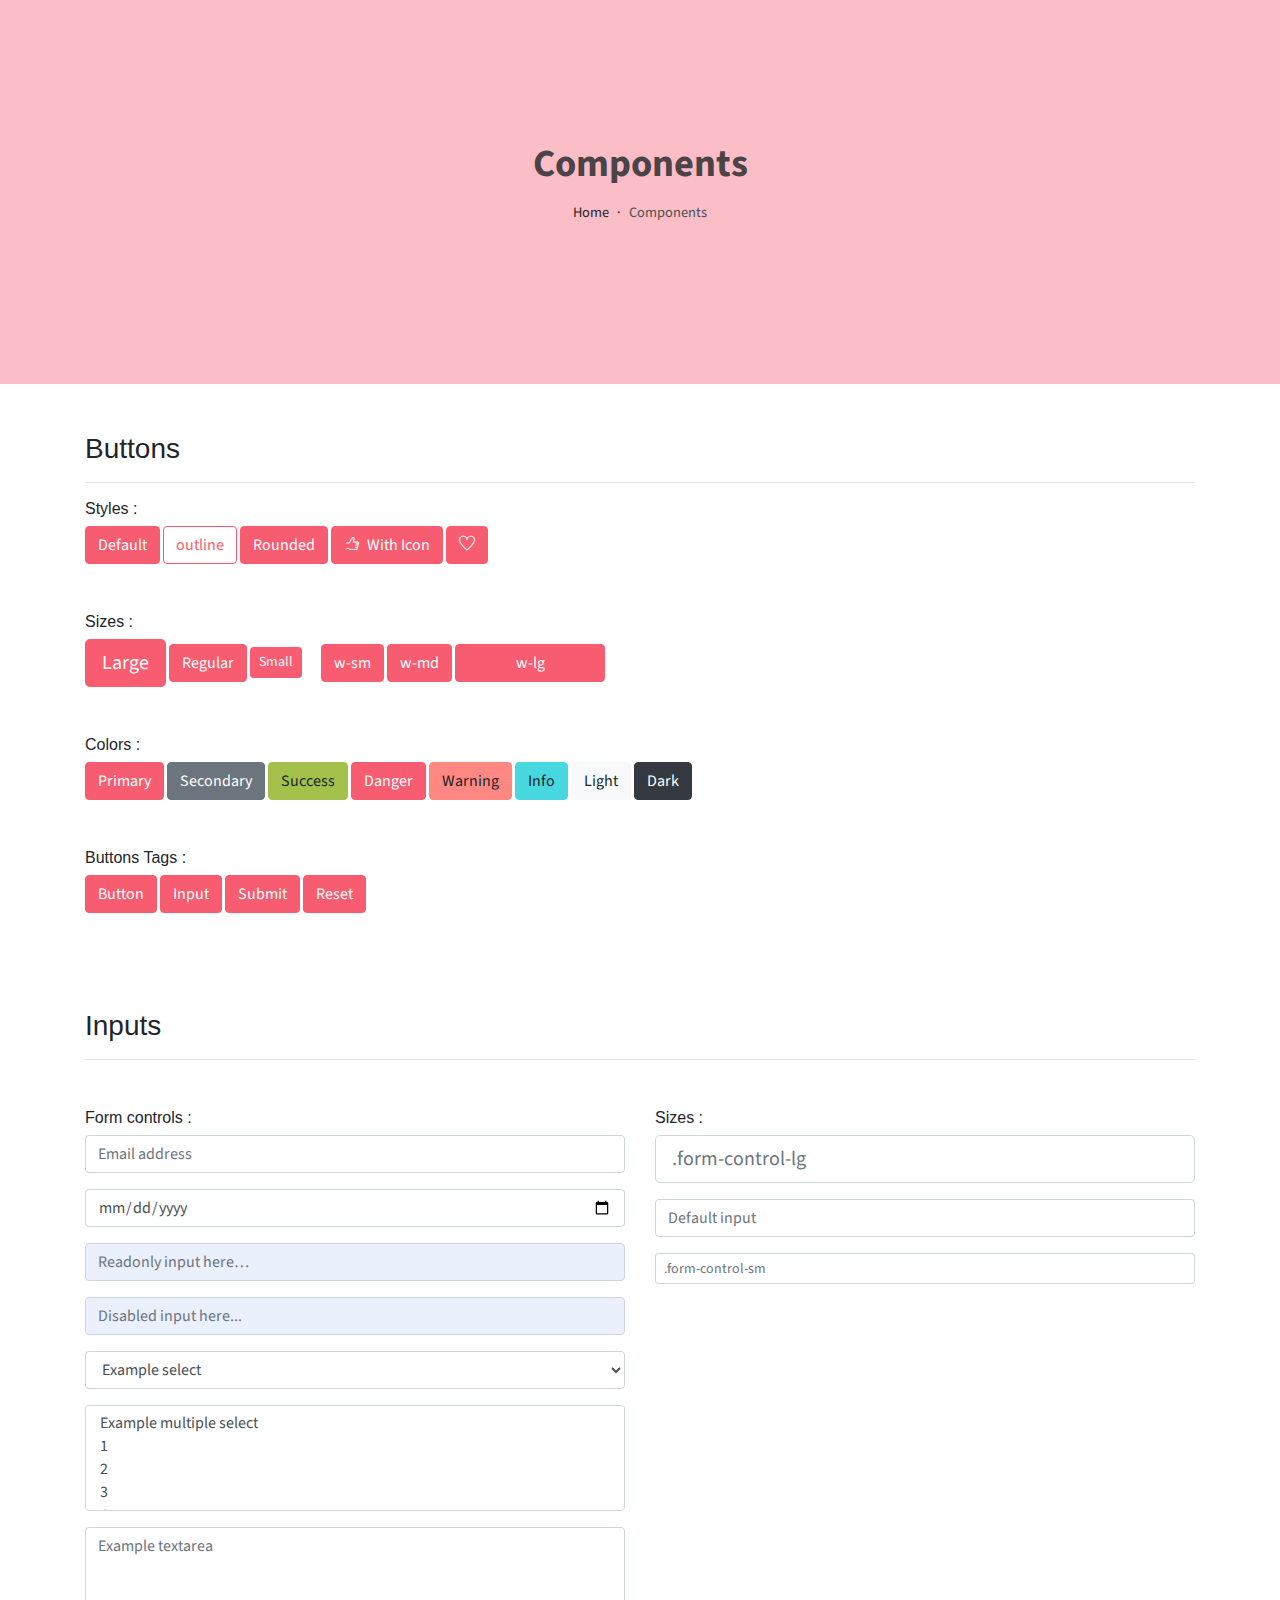
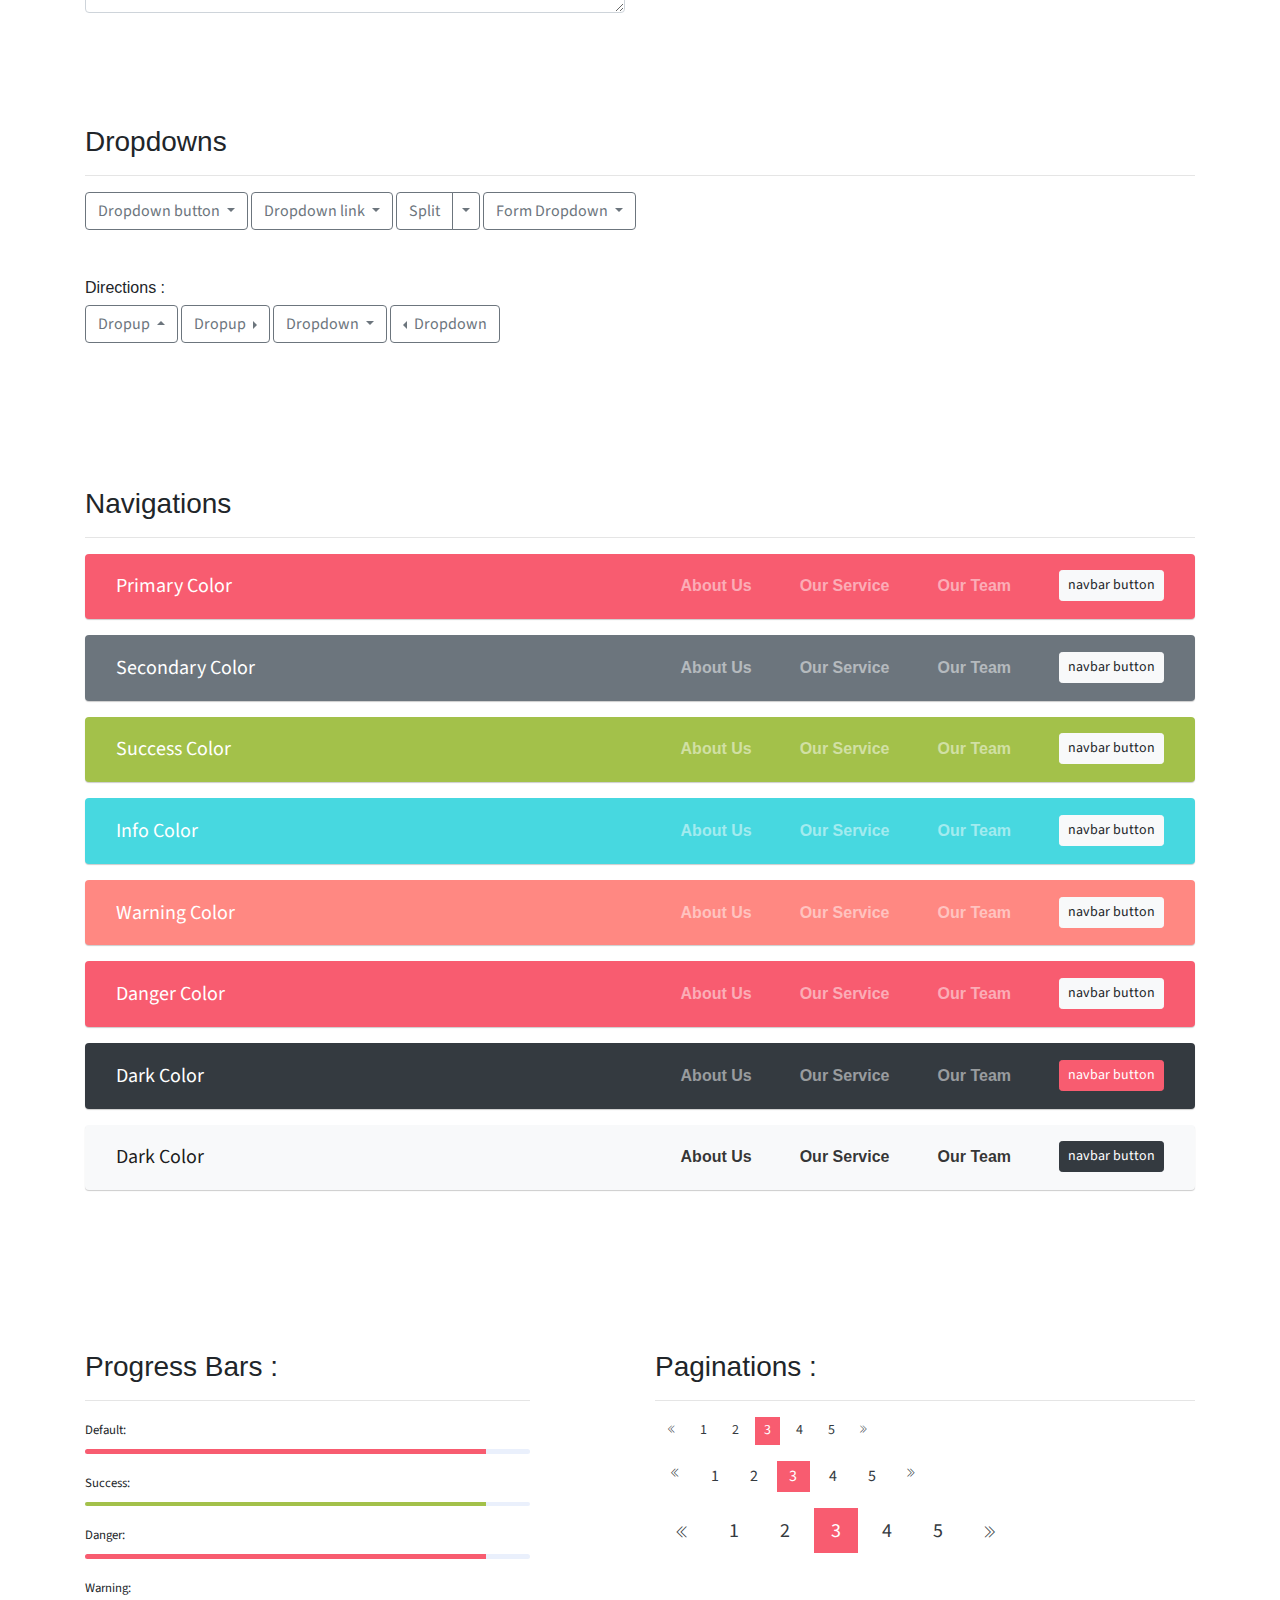
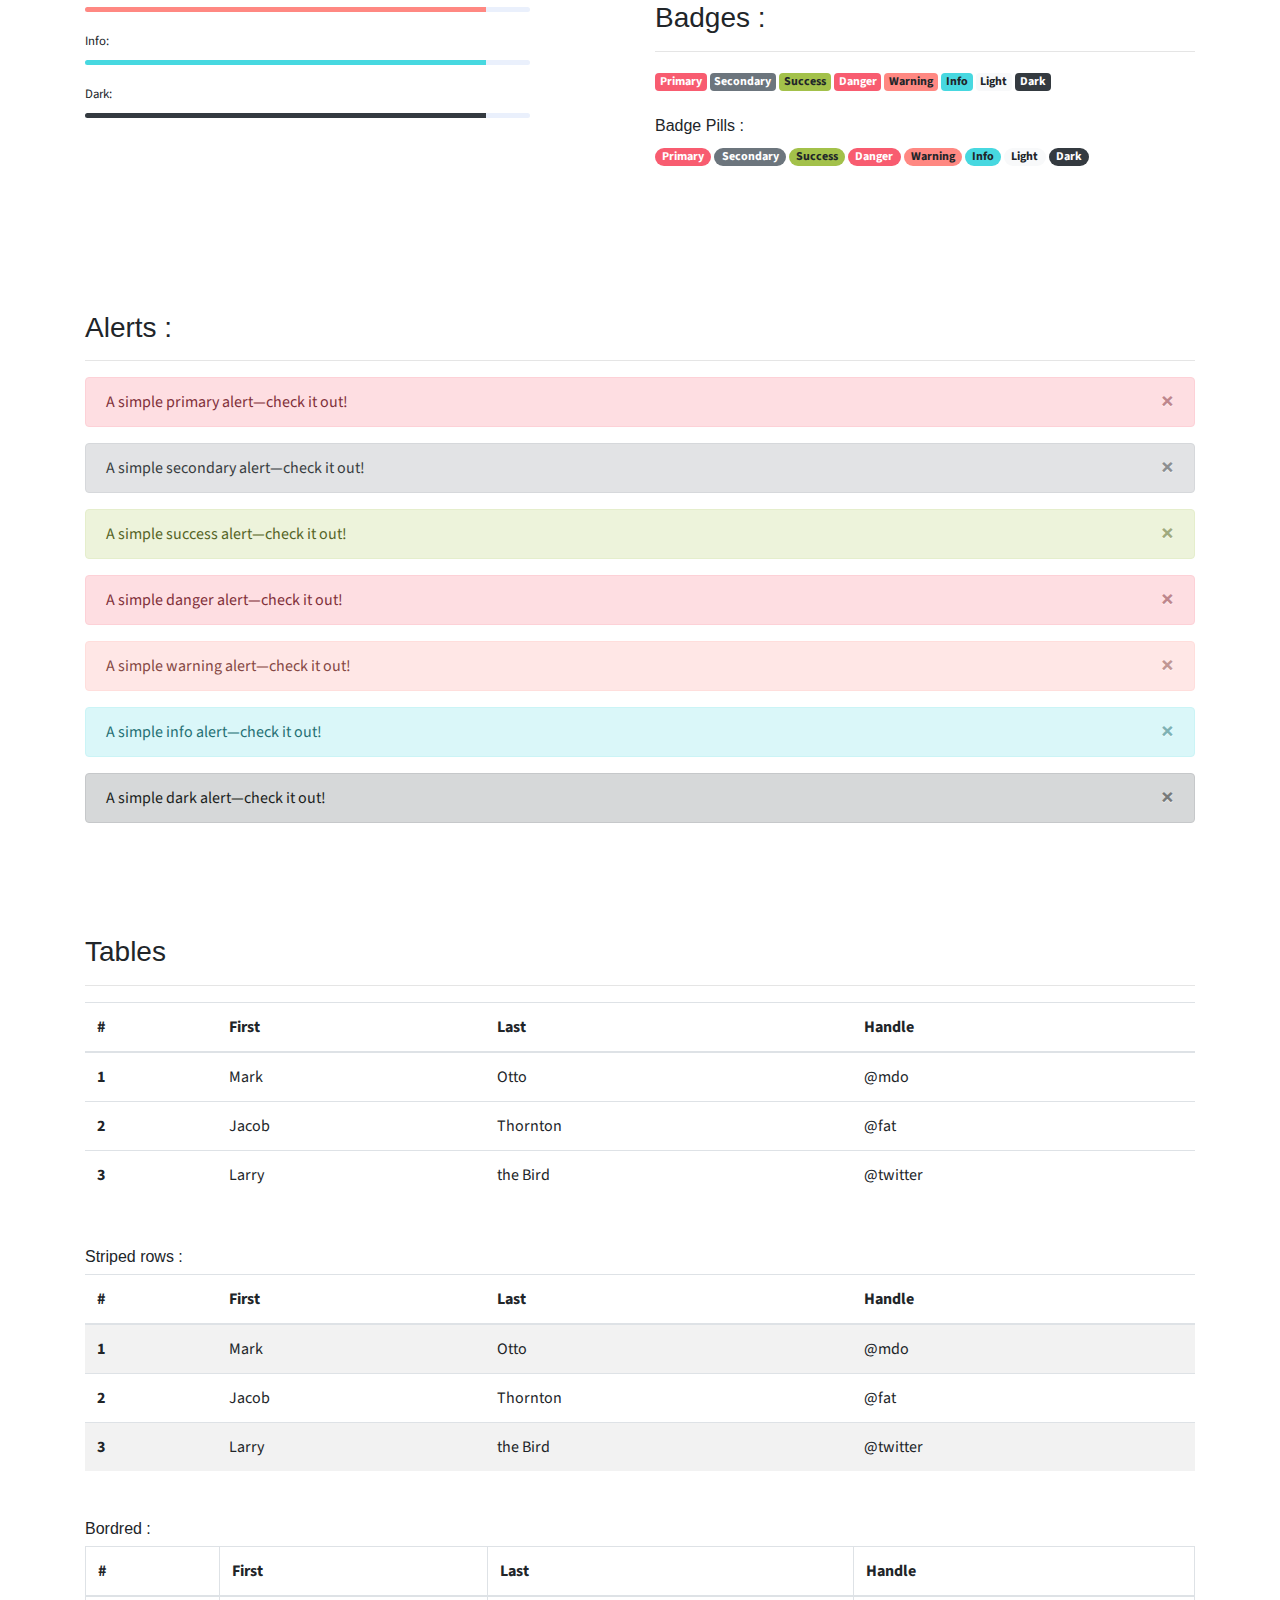
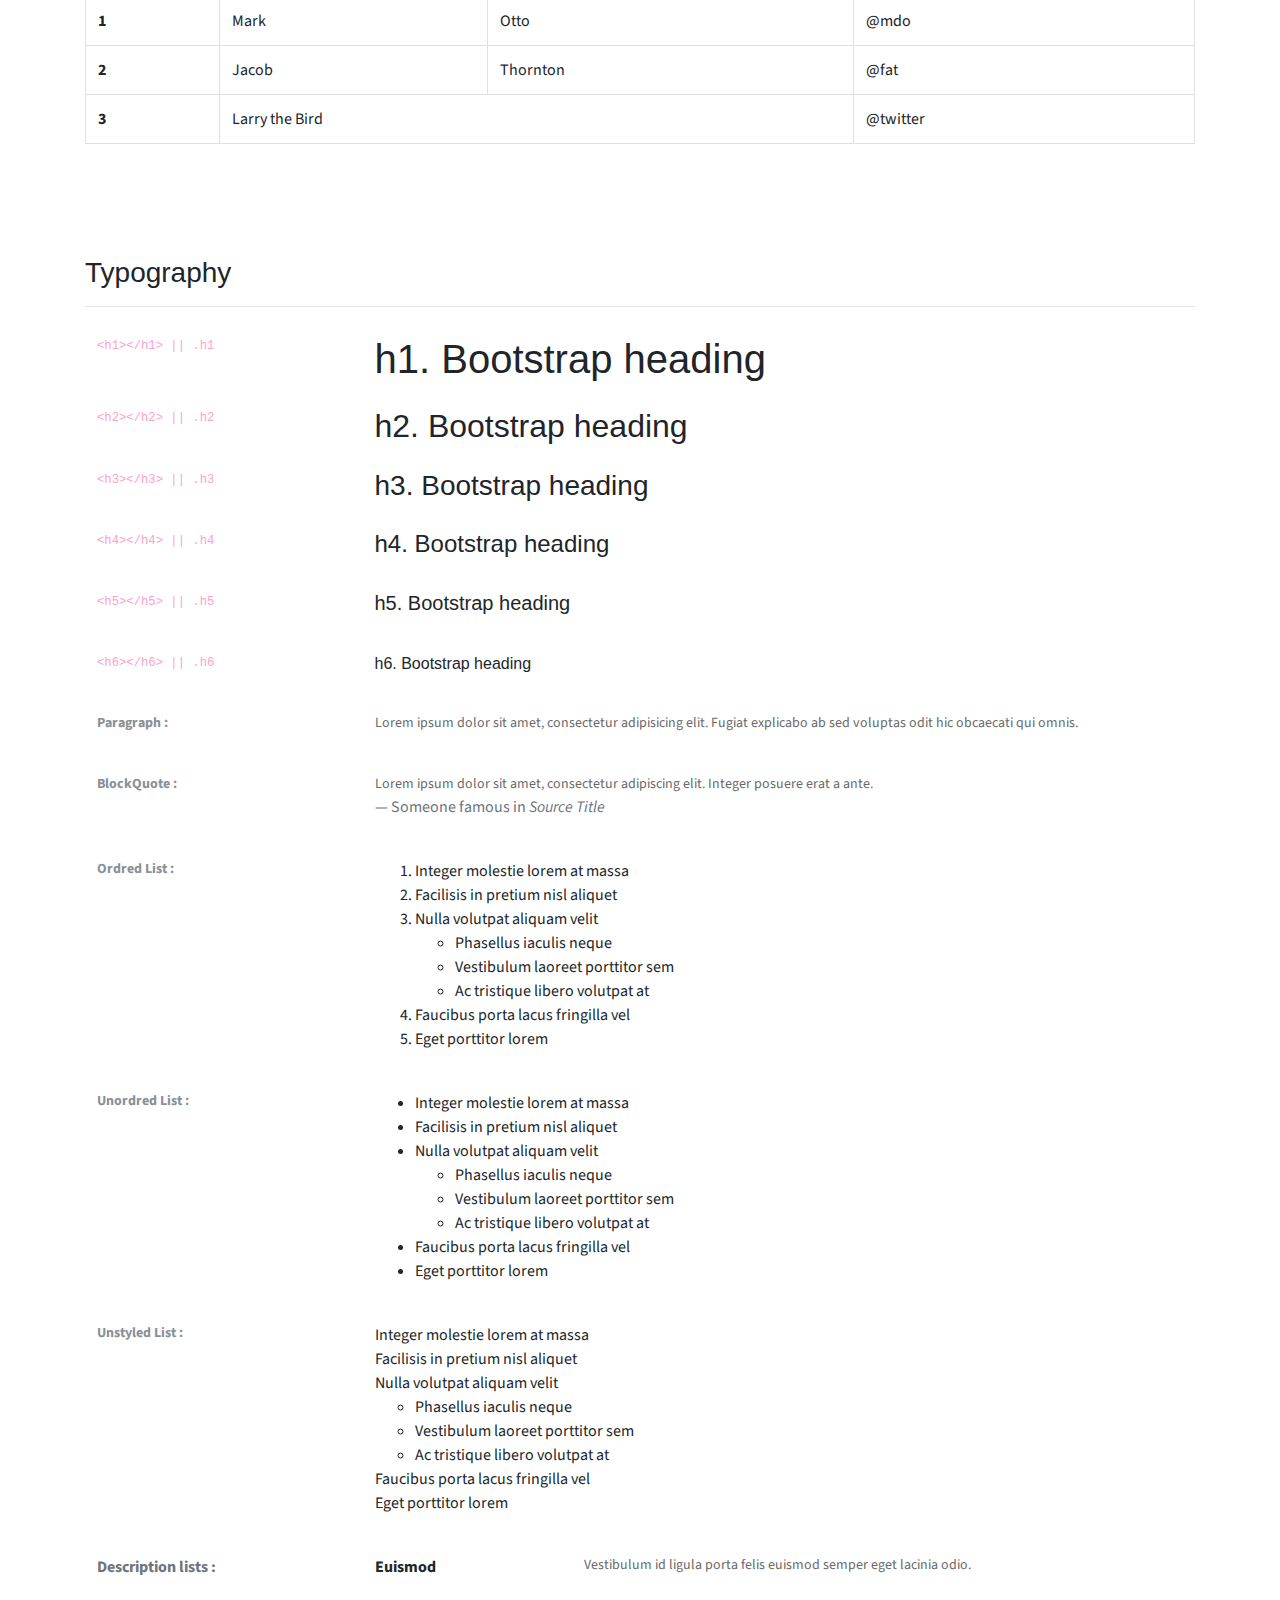
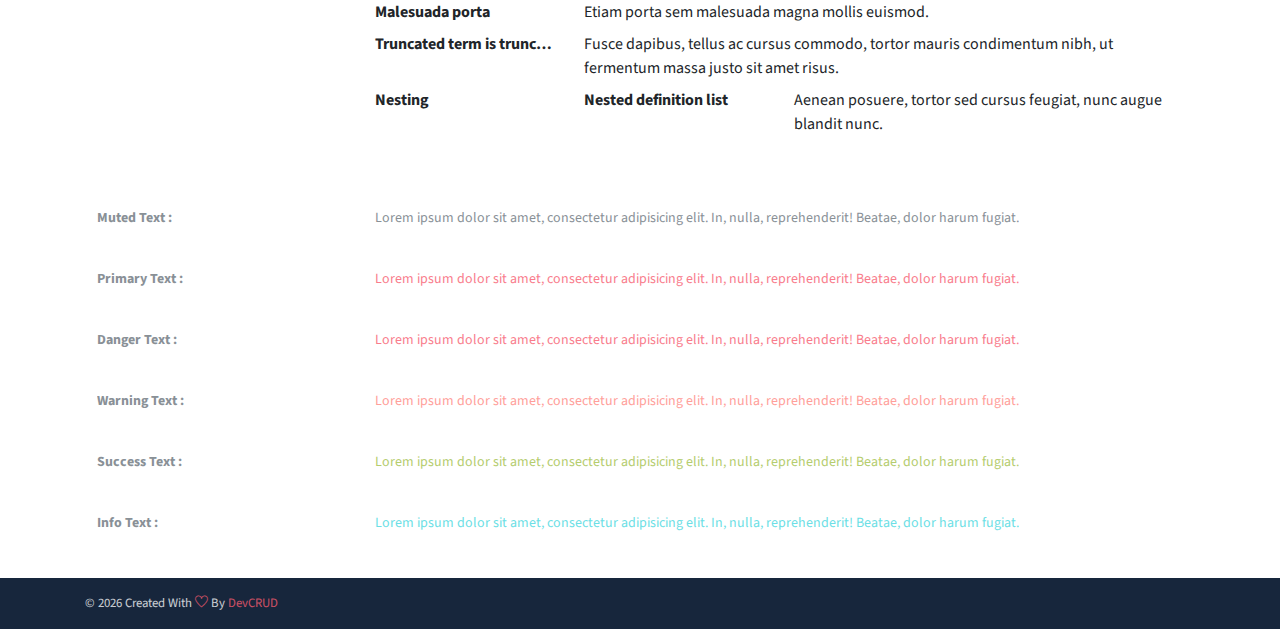
<file: components.html>
<!DOCTYPE html>
<html lang="en">
<head>
   <meta charset="utf-8">
   <meta name="viewport" content="width=device-width, initial-scale=1, shrink-to-fit=no">
   <meta name="description" content="Start your development with JohnDoe landing page.">
   <meta name="author" content="Devcrud">
   <title>JohnDoe Landing page | Components</title>
   <link rel="icon" href="assets/imgs/favicon.png" type="image/png">
   <!-- font icons -->
   <link rel="stylesheet" href="assets/vendors/themify-icons/css/themify-icons.css">
   <!-- Bootstrap + Steller  -->
   <link rel="stylesheet" href="assets/css/johndoe.css">
</head>
<body>

   <!-- Page Header -->
   <header class="header header-mini"> 
      <div class="header-title">Components</div> 
      <nav aria-label="breadcrumb">
         <ol class="breadcrumb">
            <li class="breadcrumb-item"><a href="/">Home</a></li>
            <li class="breadcrumb-item active" aria-current="page">Components</li>
         </ol>
      </nav>
   </header> <!-- End Of Page Header -->

   <!-- main content -->
   <div class="container">

      <!-- Buttons -->
      <h3 class="mt-5">Buttons</h3>
      <hr>
      <h6 class="section-secondary-title">Styles :</h6>
      <button class="btn btn-primary">Default</button>
      <button class="btn btn-outline-primary">outline</button>
      <button class="btn btn-primary rounded">Rounded</button>
      <button class="btn btn-primary rounded"><i class="ti-thumb-up pr-1"></i> With Icon</button>
      <button class="btn btn-primary circle"><i class="ti-heart"></i></button>

      <h6 class="section-secondary-title mt-5">Sizes :</h6>
      <button class="btn btn-primary btn-lg">Large</button>
      <button class="btn btn-primary ">Regular</button>
      <button class="btn btn-primary btn-sm">Small</button>
      <button class="btn btn-primary w-sm ml-3">w-sm</button>
      <button class="btn btn-primary w-md">w-md</button>
      <button class="btn btn-primary w-lg">w-lg</button>

      <h6 class="section-secondary-title mt-5">Colors :</h6>          
      <button type="button" class="btn btn-primary">Primary</button>
      <button type="button" class="btn btn-secondary">Secondary</button>
      <button type="button" class="btn btn-success">Success</button>
      <button type="button" class="btn btn-danger">Danger</button>
      <button type="button" class="btn btn-warning">Warning</button>
      <button type="button" class="btn btn-info">Info</button>
      <button type="button" class="btn btn-light">Light</button>
      <button type="button" class="btn btn-dark">Dark</button>

      <h6 class="section-secondary-title mt-5">Buttons Tags :</h6>
      <button class="btn btn-primary" type="submit">Button</button>
      <input class="btn btn-primary" type="button" value="Input">
      <input class="btn btn-primary" type="submit" value="Submit">
      <input class="btn btn-primary" type="reset" value="Reset">
      
      <!-- devider -->
      <div class="py-5"></div>

      <!-- Inputs -->
      <h3>Inputs</h3>
      <hr>
      <div class="row mt-5">
         <div class="col-md-6">
            <h6 class="section-secondary-title">Form controls :</h6>        
            <div class="form-group">
               <input type="email" class="form-control" id="exampleFormControlInput1" placeholder="Email address">
            </div>
            <div class="form-group">
               <input type="date" class="form-control" id="exampleFormControlInput1" placeholder="Date">
            </div>
            <div class="form-group">
               <input class="form-control" type="text" placeholder="Readonly input here…" readonly>
            </div>
            <div class="form-group">
               <input class="form-control" id="disabledInput" type="text" placeholder="Disabled input here..." disabled>
            </div>
            <div class="form-group">
               <select class="form-control" id="exampleFormControlSelect1">
                  <option>Example select</option>
                  <option>1</option>
                  <option>2</option>
                  <option>3</option>
                  <option>4</option>
                  <option>5</option>
               </select>
            </div>
            <div class="form-group">
               <select multiple class="form-control" id="exampleFormControlSelect2">
                  <option>Example multiple select</option>
                  <option>1</option>
                  <option>2</option>
                  <option>3</option>
                  <option>4</option>
                  <option>5</option>
               </select>
            </div>
            <div class="form-group">
               <textarea class="form-control" id="exampleFormControlTextarea1" rows="3" placeholder="Example textarea"></textarea>
            </div>
         </div>
         <div class="col-md-6">
            <h6 class="section-secondary-title">Sizes :</h6>    
            <div class="form-group">
               <input class="form-control form-control-lg" type="text" placeholder=".form-control-lg">             
            </div>
            <div class="form-group">
               <input class="form-control" type="text" placeholder="Default input">
            </div>
            <div class="form-group">
               <input class="form-control form-control-sm" type="text" placeholder=".form-control-sm"> 
            </div>
         </div>
      </div> <!-- end of inputs -->   

      <!-- devider -->
      <div class="py-5"></div>             

      <!-- Dropdowns -->
      <h3 class="components-section-title font-weight-normal">Dropdowns</h3>
      <hr>
      <div class="dropdown d-inline-block">
         <button class="btn btn-outline-secondary dropdown-toggle" type="button" id="dropdownMenuButton" data-toggle="dropdown" aria-haspopup="true" aria-expanded="false">
         Dropdown button
         </button>
         <div class="dropdown-menu" aria-labelledby="dropdownMenuButton">
         <a class="dropdown-item" href="#">Action</a>
         <a class="dropdown-item" href="#">Another action</a>
         <a class="dropdown-item" href="#">Something else here</a>
         </div>
      </div>
      <div class="dropdown d-inline-block">
         <a class="btn btn-outline-secondary dropdown-toggle" href="#" role="button" id="dropdownMenuLink" data-toggle="dropdown" aria-haspopup="true" aria-expanded="false">
            Dropdown link
         </a>
         <div class="dropdown-menu" aria-labelledby="dropdownMenuLink">
            <a class="dropdown-item" href="#">Action</a>
            <a class="dropdown-item" href="#">Another action</a>
            <a class="dropdown-item" href="#">Something else here</a>
         </div>
      </div>
      <div class="btn-group">
         <button type="button" class="btn btn-outline-secondary">Split</button>
         <button type="button" class="btn btn-outline-secondary dropdown-toggle dropdown-toggle-split" data-toggle="dropdown" aria-haspopup="true" aria-expanded="false">
         <span class="sr-only">Toggle Dropdown</span>
         </button>
         <div class="dropdown-menu">
            <a class="dropdown-item" href="#">Action</a>
            <a class="dropdown-item" href="#">Another action</a>
            <a class="dropdown-item" href="#">Something else here</a>
            <div class="dropdown-divider"></div>
            <a class="dropdown-item" href="#">Separated link</a>
         </div>
      </div>
      <div class="btn-group">
         <button class="btn btn-outline-secondary dropdown-toggle" type="button" id="dropdownMenuButton" data-toggle="dropdown" aria-haspopup="true" aria-expanded="false">
            Form Dropdown
         </button>
         <div class="dropdown-menu form">
            <form class="px-4 py-3">
               <div class="form-group">
                  <input type="email" class="form-control" id="exampleDropdownFormEmail1" placeholder="email@example.com">
               </div>
               <div class="form-group">
                  <input type="password" class="form-control" id="exampleDropdownFormPassword1" placeholder="Password">
               </div>
               <div class="form-check mb-3">
                  <input type="checkbox" class="form-check-input" id="dropdownCheck">
                  <label class="form-check-label" for="dropdownCheck">
                     Remember me
                  </label>
               </div>
               <button type="submit" class="btn btn-primary btn-block">Sign in</button>
            </form>
            <div class="dropdown-divider"></div>
            <a class="dropdown-item" href="#"><small>New around here? Sign up</small></a>
            <a class="dropdown-item" href="#"><small>Forgot password?</small></a>
         </div>
      </div>       
      <h6 class="section-secondary-title mt-5">Directions :</h6>  
      <div class="btn-group dropup">
         <button type="button" class="btn btn-outline-secondary dropdown-toggle" data-toggle="dropdown" aria-haspopup="true" aria-expanded="false">
            Dropup
         </button>
         <div class="dropdown-menu">
            <a class="dropdown-item" href="#">Action</a>
            <a class="dropdown-item" href="#">Another action</a>
            <a class="dropdown-item" href="#">Something else here</a>
            <div class="dropdown-divider"></div>
            <a class="dropdown-item" href="#">Separated link</a>
         </div>
      </div>
      <div class="btn-group dropright">
         <button type="button" class="btn btn-outline-secondary dropdown-toggle" data-toggle="dropdown" aria-haspopup="true" aria-expanded="false">
            Dropup
         </button>
         <div class="dropdown-menu">
            <a class="dropdown-item" href="#">Action</a>
            <a class="dropdown-item" href="#">Another action</a>
            <a class="dropdown-item" href="#">Something else here</a>
            <div class="dropdown-divider"></div>
            <a class="dropdown-item" href="#">Separated link</a>
         </div>
      </div>
      <div class="btn-group">
         <button type="button" class="btn btn-outline-secondary dropdown-toggle" data-toggle="dropdown" aria-haspopup="true" aria-expanded="false">
            Dropdown
         </button>
         <div class="dropdown-menu">
            <a class="dropdown-item" href="#">Action</a>
            <a class="dropdown-item" href="#">Another action</a>
            <a class="dropdown-item" href="#">Something else here</a>
            <div class="dropdown-divider"></div>
            <a class="dropdown-item" href="#">Separated link</a>
         </div>
      </div>
      <div class="btn-group dropleft">
         <button type="button" class="btn btn-outline-secondary dropdown-toggle" data-toggle="dropdown" aria-haspopup="true" aria-expanded="false">
            Dropdown
         </button>
         <div class="dropdown-menu">
            <a class="dropdown-item" href="#">Action</a>
            <a class="dropdown-item" href="#">Another action</a>
            <a class="dropdown-item" href="#">Something else here</a>
            <div class="dropdown-divider"></div>
            <a class="dropdown-item" href="#">Separated link</a>
         </div>
      </div> <!-- end of Dropdowns -->  

      <!-- devider -->
      <div class="py-5"></div>   

      <!-- navbars -->
      <h3 class="components-section-title font-weight-normal mt-5">Navigations</h3>
      <hr>
      <nav class="navbar navbar-expand-sm navbar-dark bg-primary rounded shadow mb-3">
         <div class="container">
            <a class="navbar-brand" href="#">Primary Color</a>
            <button class="navbar-toggler ml-auto" type="button" data-toggle="collapse" data-target="#navbarSupportedContent" aria-controls="navbarSupportedContent" aria-expanded="false" aria-label="Toggle navigation">
            <span class="navbar-toggler-icon"></span>
            </button>
            <div class="collapse navbar-collapse" id="navbarSupportedContent">
               <ul class="navbar-nav ml-auto"> 
                  <li class="nav-item">
                     <a class="nav-link" href="#about">About Us</a>
                  </li>
                  <li class="nav-item">
                     <a class="nav-link" href="#service">Our Service</a>
                  </li>
                  <li class="nav-item">
                     <a class="nav-link" href="#team">Our Team</a>
                  </li>
                  <li class="nav-item">
                     <a href="#book-table" class="ml-4 mt-1 btn btn-light btn-sm">navbar button</a>
                  </li>
               </ul>                       
            </div>
         </div>
      </nav>
      <nav class="navbar navbar-expand-sm navbar-dark bg-secondary rounded shadow mb-3">
         <div class="container">
            <a class="navbar-brand" href="#">Secondary Color</a>
            <button class="navbar-toggler ml-auto" type="button" data-toggle="collapse" data-target="#navbarSupportedContent" aria-controls="navbarSupportedContent" aria-expanded="false" aria-label="Toggle navigation">
            <span class="navbar-toggler-icon"></span>
            </button>
            <div class="collapse navbar-collapse" id="navbarSupportedContent">
               <ul class="navbar-nav ml-auto"> 
                  <li class="nav-item">
                     <a class="nav-link" href="#about">About Us</a>
                  </li>
                  <li class="nav-item">
                     <a class="nav-link" href="#service">Our Service</a>
                  </li>
                  <li class="nav-item">
                     <a class="nav-link" href="#team">Our Team</a>
                  </li>
                  <li class="nav-item">
                     <a href="#book-table" class="ml-4 mt-1 btn btn-light btn-sm">navbar button</a>
                  </li>
               </ul>                       
            </div>
         </div>
      </nav>
      <nav class="navbar navbar-expand-sm navbar-dark bg-success rounded shadow mb-3">
         <div class="container">
            <a class="navbar-brand" href="#">Success Color</a>
            <button class="navbar-toggler ml-auto" type="button" data-toggle="collapse" data-target="#navbarSupportedContent" aria-controls="navbarSupportedContent" aria-expanded="false" aria-label="Toggle navigation">
            <span class="navbar-toggler-icon"></span>
            </button>
            <div class="collapse navbar-collapse" id="navbarSupportedContent">
               <ul class="navbar-nav ml-auto"> 
                  <li class="nav-item">
                     <a class="nav-link" href="#about">About Us</a>
                  </li>
                  <li class="nav-item">
                     <a class="nav-link" href="#service">Our Service</a>
                  </li>
                  <li class="nav-item">
                     <a class="nav-link" href="#team">Our Team</a>
                  </li>
                  <li class="nav-item">
                     <a href="#book-table" class="ml-4 mt-1 btn btn-light btn-sm">navbar button</a>
                  </li>
               </ul>                       
            </div>
         </div>
      </nav>
      <nav class="navbar navbar-expand-sm navbar-dark bg-info rounded shadow mb-3">
         <div class="container">
            <a class="navbar-brand" href="#">Info Color</a>
            <button class="navbar-toggler ml-auto" type="button" data-toggle="collapse" data-target="#navbarSupportedContent" aria-controls="navbarSupportedContent" aria-expanded="false" aria-label="Toggle navigation">
            <span class="navbar-toggler-icon"></span>
            </button>
            <div class="collapse navbar-collapse" id="navbarSupportedContent">
               <ul class="navbar-nav ml-auto"> 
                  <li class="nav-item">
                     <a class="nav-link" href="#about">About Us</a>
                  </li>
                  <li class="nav-item">
                     <a class="nav-link" href="#service">Our Service</a>
                  </li>
                  <li class="nav-item">
                     <a class="nav-link" href="#team">Our Team</a>
                  </li>
                  <li class="nav-item">
                     <a href="#book-table" class="ml-4 mt-1 btn btn-light btn-sm">navbar button</a>
                  </li>
               </ul>                       
            </div>
         </div>
      </nav>
      <nav class="navbar navbar-expand-sm navbar-dark bg-warning rounded shadow mb-3">
         <div class="container">
            <a class="navbar-brand" href="#">Warning Color</a>
            <button class="navbar-toggler ml-auto" type="button" data-toggle="collapse" data-target="#navbarSupportedContent" aria-controls="navbarSupportedContent" aria-expanded="false" aria-label="Toggle navigation">
            <span class="navbar-toggler-icon"></span>
            </button>
            <div class="collapse navbar-collapse" id="navbarSupportedContent">
               <ul class="navbar-nav ml-auto"> 
                  <li class="nav-item">
                     <a class="nav-link" href="#about">About Us</a>
                  </li>
                  <li class="nav-item">
                     <a class="nav-link" href="#service">Our Service</a>
                  </li>
                  <li class="nav-item">
                     <a class="nav-link" href="#team">Our Team</a>
                  </li>
                  <li class="nav-item">
                     <a href="#book-table" class="ml-4 mt-1 btn btn-light btn-sm">navbar button</a>
                  </li>
               </ul>                       
            </div>
         </div>
      </nav>
      <nav class="navbar navbar-expand-sm navbar-dark bg-danger rounded shadow mb-3">
         <div class="container">
            <a class="navbar-brand" href="#">Danger Color</a>
            <button class="navbar-toggler ml-auto" type="button" data-toggle="collapse" data-target="#navbarSupportedContent" aria-controls="navbarSupportedContent" aria-expanded="false" aria-label="Toggle navigation">
            <span class="navbar-toggler-icon"></span>
            </button>
            <div class="collapse navbar-collapse" id="navbarSupportedContent">
               <ul class="navbar-nav ml-auto"> 
                  <li class="nav-item">
                     <a class="nav-link" href="#about">About Us</a>
                  </li>
                  <li class="nav-item">
                     <a class="nav-link" href="#service">Our Service</a>
                  </li>
                  <li class="nav-item">
                     <a class="nav-link" href="#team">Our Team</a>
                  </li>
                  <li class="nav-item">
                     <a href="#book-table" class="ml-4 mt-1 btn btn-light btn-sm">navbar button</a>
                  </li>
               </ul>                       
            </div>
         </div>
      </nav>
      <nav class="navbar navbar-expand-sm navbar-dark bg-dark rounded shadow mb-3">
         <div class="container">
            <a class="navbar-brand" href="#">Dark Color</a>
            <button class="navbar-toggler ml-auto" type="button" data-toggle="collapse" data-target="#navbarSupportedContent" aria-controls="navbarSupportedContent" aria-expanded="false" aria-label="Toggle navigation">
            <span class="navbar-toggler-icon"></span>
            </button>
            <div class="collapse navbar-collapse" id="navbarSupportedContent">
               <ul class="navbar-nav ml-auto"> 
                  <li class="nav-item">
                     <a class="nav-link" href="#about">About Us</a>
                  </li>
                  <li class="nav-item">
                     <a class="nav-link" href="#service">Our Service</a>
                  </li>
                  <li class="nav-item">
                     <a class="nav-link" href="#team">Our Team</a>
                  </li>
                  <li class="nav-item">
                     <a href="#book-table" class="ml-4 mt-1 btn btn-primary btn-sm">navbar button</a>
                  </li>
               </ul>                       
            </div>
         </div>
      </nav>
      <nav class="navbar navbar-expand-sm navbar-light bg-light rounded shadow mb-3">
         <div class="container">
            <a class="navbar-brand" href="#">Dark Color</a>
            <button class="navbar-toggler ml-auto" type="button" data-toggle="collapse" data-target="#navbarSupportedContent" aria-controls="navbarSupportedContent" aria-expanded="false" aria-label="Toggle navigation">
            <span class="navbar-toggler-icon"></span>
            </button>
            <div class="collapse navbar-collapse" id="navbarSupportedContent">
               <ul class="navbar-nav ml-auto"> 
                  <li class="nav-item">
                     <a class="nav-link" href="#about">About Us</a>
                  </li>
                  <li class="nav-item">
                     <a class="nav-link" href="#service">Our Service</a>
                  </li>
                  <li class="nav-item">
                     <a class="nav-link" href="#team">Our Team</a>
                  </li>
                  <li class="nav-item">
                     <a href="#book-table" class="ml-4 mt-1 btn btn-dark btn-sm">navbar button</a>
                  </li>
               </ul>                       
            </div>
         </div>
      </nav>
      <!-- End of navbars -->

      <!-- devider -->
      <div class="py-5"></div>   
      
      <!-- progress bars -->
      <div class="row justify-content-between">
         <div class="col-md-5">
            <h3 class="components-section-title font-weight-normal mt-5">Progress Bars :</h3>
            <hr>
            <small>Default: </small>
            <div class="progress mt-2 mb-3">
               <div class="progress-bar" role="progressbar" style="width: 90%" aria-valuenow="25" aria-valuemin="0" aria-valuemax="100"></div>
            </div>
            <small>Success:</small>
            <div class="progress mt-2 mb-3">
               <div class="progress-bar bg-success" role="progressbar" style="width: 90%" aria-valuenow="25" aria-valuemin="0" aria-valuemax="100"></div>
            </div>
            <small>Danger:</small>
            <div class="progress mt-2 mb-3">
               <div class="progress-bar bg-danger" role="progressbar" style="width: 90%" aria-valuenow="25" aria-valuemin="0" aria-valuemax="100"></div>
            </div>
            <small>Warning:</small>
            <div class="progress mt-2 mb-3">
               <div class="progress-bar bg-warning" role="progressbar" style="width: 90%" aria-valuenow="25" aria-valuemin="0" aria-valuemax="100"></div>
            </div>
            <small>Info:</small>
            <div class="progress mt-2 mb-3">
               <div class="progress-bar bg-info" role="progressbar" style="width: 90%" aria-valuenow="25" aria-valuemin="0" aria-valuemax="100"></div>
            </div>
            <small>Dark:</small>
            <div class="progress mt-2 mb-3">
               <div class="progress-bar bg-dark" role="progressbar" style="width: 90%" aria-valuenow="25" aria-valuemin="0" aria-valuemax="100"></div>
            </div>
         </div>
         <div class="col-md-6">
            <h3 class="components-section-title font-weight-normal mt-5">Paginations :</h3>
            <hr>
            <nav aria-label="Page navigation example">
               <ul class="pagination pagination-sm">
                  <li class="page-item"><a class="page-link" href="#"><i class="ti-angle-double-left"></i></a></li>
                  <li class="page-item"><a class="page-link" href="#">1</a></li>
                  <li class="page-item"><a class="page-link" href="#">2</a></li>
                  <li class="page-item active"><a class="page-link" href="#">3</a></li>
                  <li class="page-item"><a class="page-link" href="#">4</a></li>
                  <li class="page-item"><a class="page-link" href="#">5</a></li>
                  <li class="page-item"><a class="page-link" href="#"><i class="ti-angle-double-right"></i></a></li>
               </ul>
            </nav>
            <nav aria-label="Page navigation example">
               <ul class="pagination">
               <li class="page-item"><a class="page-link" href="#"><i class="ti-angle-double-left"></i></a></li>
                  <li class="page-item"><a class="page-link" href="#">1</a></li>
                  <li class="page-item"><a class="page-link" href="#">2</a></li>
                  <li class="page-item active"><a class="page-link" href="#">3</a></li>
                  <li class="page-item"><a class="page-link" href="#">4</a></li>
                  <li class="page-item"><a class="page-link" href="#">5</a></li>
                  <li class="page-item"><a class="page-link" href="#"><i class="ti-angle-double-right"></i></a></li>
               </ul>
            </nav>
            <nav aria-label="Page navigation example">
               <ul class="pagination pagination-lg">
                  <li class="page-item"><a class="page-link" href="#"><i class="ti-angle-double-left"></i></a></li>
                  <li class="page-item"><a class="page-link" href="#">1</a></li>
                  <li class="page-item"><a class="page-link" href="#">2</a></li>
                  <li class="page-item active"><a class="page-link" href="#">3</a></li>
                  <li class="page-item"><a class="page-link" href="#">4</a></li>
                  <li class="page-item"><a class="page-link" href="#">5</a></li>
                  <li class="page-item"><a class="page-link" href="#"><i class="ti-angle-double-right"></i></a></li>
               </ul>
            </nav>

            <!-- Badges -->
            <h3 class="components-section-title font-weight-normal mt-5">Badges :</h3>
            <hr>
            <span class="badge badge-primary">Primary</span>
            <span class="badge badge-secondary">Secondary</span>
            <span class="badge badge-success">Success</span>
            <span class="badge badge-danger">Danger</span>
            <span class="badge badge-warning">Warning</span>
            <span class="badge badge-info">Info</span>
            <span class="badge badge-light">Light</span>
            <span class="badge badge-dark">Dark</span>
            <h6 class="section-secondary-title mt-4 mb-2">Badge Pills :</h6>
            <span class="badge badge-pill badge-primary">Primary</span>
            <span class="badge badge-pill badge-secondary">Secondary</span>
            <span class="badge badge-pill badge-success">Success</span>
            <span class="badge badge-pill badge-danger">Danger</span>
            <span class="badge badge-pill badge-warning">Warning</span>
            <span class="badge badge-pill badge-info">Info</span>
            <span class="badge badge-pill badge-light">Light</span>
            <span class="badge badge-pill badge-dark">Dark</span>
         </div>
      </div> <!-- End of Progress bars -->

      <!-- devider -->
      <div class="py-5"></div>  

      <!-- Alerts -->
      <h3 class="components-section-title font-weight-normal mt-5">Alerts :</h3>
      <hr>
      <div class="alert alert-primary alert-dismissible fade show" role="alert">
         A simple primary alert—check it out!
         <button type="button" class="close" data-dismiss="alert" aria-label="Close">
            <span aria-hidden="true">&times;</span>
         </button>
      </div>
      <div class="alert alert-secondary alert-dismissible fade show" role="alert">
         A simple secondary alert—check it out!
         <button type="button" class="close" data-dismiss="alert" aria-label="Close">
            <span aria-hidden="true">&times;</span>
         </button>
      </div>
      <div class="alert alert-success alert-dismissible fade show" role="alert">
         A simple success alert—check it out!
         <button type="button" class="close" data-dismiss="alert" aria-label="Close">
            <span aria-hidden="true">&times;</span>
         </button>
      </div>
      <div class="alert alert-danger alert-dismissible fade show" role="alert">
         A simple danger alert—check it out!
         <button type="button" class="close" data-dismiss="alert" aria-label="Close">
            <span aria-hidden="true">&times;</span>
         </button>
      </div>
      <div class="alert alert-warning alert-dismissible fade show" role="alert">
         A simple warning alert—check it out!
         <button type="button" class="close" data-dismiss="alert" aria-label="Close">
            <span aria-hidden="true">&times;</span>
         </button>
      </div>
      <div class="alert alert-info alert-dismissible fade show" role="alert">
         A simple info alert—check it out!
         <button type="button" class="close" data-dismiss="alert" aria-label="Close">
            <span aria-hidden="true">&times;</span>
         </button>
      </div>
      <div class="alert alert-dark alert-dismissible fade show" role="alert">
         A simple dark alert—check it out!
         <button type="button" class="close" data-dismiss="alert" aria-label="Close">
            <span aria-hidden="true">&times;</span>
         </button>
      </div>
      <!-- end of alerts -->

      <!-- devider -->
      <div class="py-5"></div> 
   
      <!-- tables -->
      <h3 class="components-section-title">Tables</h3>
      <hr>
      <table class="table">
         <thead>
            <tr>
               <th scope="col">#</th>
               <th scope="col">First</th>
               <th scope="col">Last</th>
               <th scope="col">Handle</th>
            </tr>
         </thead>
         <tbody>
            <tr>
               <th scope="row">1</th>
               <td>Mark</td>
               <td>Otto</td>
               <td>@mdo</td>
            </tr>
            <tr>
               <th scope="row">2</th>
               <td>Jacob</td>
               <td>Thornton</td>
               <td>@fat</td>
            </tr>
            <tr>
               <th scope="row">3</th>
               <td>Larry</td>
               <td>the Bird</td>
               <td>@twitter</td>
            </tr>
         </tbody>
      </table>

      <h6 class="section-secondary-title mt-5">Striped rows :</h6>
      <table class="table table-striped">
         <thead>
            <tr>
               <th scope="col">#</th>
               <th scope="col">First</th>
               <th scope="col">Last</th>
               <th scope="col">Handle</th>
            </tr>
         </thead>
         <tbody>
            <tr>
               <th scope="row">1</th>
               <td>Mark</td>
               <td>Otto</td>
               <td>@mdo</td>
            </tr>
            <tr>
               <th scope="row">2</th>
               <td>Jacob</td>
               <td>Thornton</td>
               <td>@fat</td>
            </tr>
            <tr>
               <th scope="row">3</th>
               <td>Larry</td>
               <td>the Bird</td>
               <td>@twitter</td>
            </tr>
         </tbody>
      </table>

      <h6 class="section-secondary-title mt-5">Bordred :</h6>
      <table class="table table-bordered">
         <thead>
            <tr>
               <th scope="col">#</th>
               <th scope="col">First</th>
               <th scope="col">Last</th>
               <th scope="col">Handle</th>
            </tr>
         </thead>
         <tbody>
            <tr>
               <th scope="row">1</th>
               <td>Mark</td>
               <td>Otto</td>
               <td>@mdo</td>
            </tr>
            <tr>
               <th scope="row">2</th>
               <td>Jacob</td>
               <td>Thornton</td>
               <td>@fat</td>
            </tr>
            <tr>
               <th scope="row">3</th>
               <td colspan="2">Larry the Bird</td>
               <td>@twitter</td>
            </tr>
         </tbody>
      </table>
      <!-- end of tables -->

      <!-- devider -->
      <div class="py-5"></div> 

      <!-- typography -->
      <h3 class="components-section-title">Typography</h3>
      <hr>
     
      <table class="table table-borderless v-align-center">
         <tbody>
            <tr>
               <td>
                  <p><code class="highlighter-rouge">&lt;h1&gt;&lt;/h1&gt; || .h1</code></p>
               </td>
               <td class="w-75"><span class="h1">h1. Bootstrap heading</span></td>
            </tr>
            <tr>
               <td>
                  <p><code class="highlighter-rouge">&lt;h2&gt;&lt;/h2&gt; || .h2</code></p>
               </td>
               <td><span class="h2">h2. Bootstrap heading</span></td>
            </tr>
            <tr>
               <td>
                  <p><code class="highlighter-rouge">&lt;h3&gt;&lt;/h3&gt; || .h3</code></p>
               </td>
               <td><span class="h3">h3. Bootstrap heading</span></td>
            </tr>
            <tr>
               <td>
                  <p><code class="highlighter-rouge">&lt;h4&gt;&lt;/h4&gt; || .h4</code></p>
               </td>
               <td><span class="h4">h4. Bootstrap heading</span></td>
            </tr>
            <tr>
               <td>
                  <p><code class="highlighter-rouge">&lt;h5&gt;&lt;/h5&gt; || .h5</code></p>
               </td>
               <td><span class="h5">h5. Bootstrap heading</span></td>
            </tr>
            <tr>
               <td>
                  <p><code class="highlighter-rouge">&lt;h6&gt;&lt;/h6&gt; || .h6</code></p>
               </td>
               <td><span class="h6">h6. Bootstrap heading</span></td>
            </tr>
            <tr>
               <td>
                  <p class="font-weight-bold text-muted">Paragraph :</p>
               </td>
               <td><p>Lorem ipsum dolor sit amet, consectetur adipisicing elit. Fugiat explicabo ab sed voluptas odit hic obcaecati qui omnis.</p></td>
            </tr>
            <tr>
               <td>
                  <p class="font-weight-bold text-muted">BlockQuote :</p>
               </td>
               <td>
                  <blockquote class="blockquote">
                     <p class="mb-0">Lorem ipsum dolor sit amet, consectetur adipiscing elit. Integer posuere erat a ante.</p>
                     <footer class="blockquote-footer">Someone famous in <cite title="Source Title">Source Title</cite></footer>
                  </blockquote>
               </td>
            </tr>

            
            <tr>
               <td><p class="font-weight-bold text-muted">Ordred List :</p></td>
               <td>
                  <ol>
                     <li>Integer molestie lorem at massa</li>
                     <li>Facilisis in pretium nisl aliquet</li>
                     <li>Nulla volutpat aliquam velit
                        <ul>
                           <li>Phasellus iaculis neque</li>
                           <li>Vestibulum laoreet porttitor sem</li>
                           <li>Ac tristique libero volutpat at</li>
                        </ul>
                     </li>
                     <li>Faucibus porta lacus fringilla vel</li>
                     <li>Eget porttitor lorem</li>
                  </ol>
               </td>
            </tr>
            <tr>
               <td><p class="font-weight-bold text-muted">Unordred List :</p></td>
               <td>
                  <ul >
                     <li>Integer molestie lorem at massa</li>
                     <li>Facilisis in pretium nisl aliquet</li>
                     <li>Nulla volutpat aliquam velit
                        <ul>
                           <li>Phasellus iaculis neque</li>
                           <li>Vestibulum laoreet porttitor sem</li>
                           <li>Ac tristique libero volutpat at</li>
                        </ul>
                     </li>
                     <li>Faucibus porta lacus fringilla vel</li>
                     <li>Eget porttitor lorem</li>
                  </ul>
               </td>
            </tr>
            <tr>
               <td><p class="font-weight-bold text-muted">Unstyled List :</p></td>
               <td>
                  <ul class="list-unstyled">
                     <li>Integer molestie lorem at massa</li>
                     <li>Facilisis in pretium nisl aliquet</li>
                     <li>Nulla volutpat aliquam velit
                        <ul>
                           <li>Phasellus iaculis neque</li>
                           <li>Vestibulum laoreet porttitor sem</li>
                           <li>Ac tristique libero volutpat at</li>
                        </ul>
                     </li>
                     <li>Faucibus porta lacus fringilla vel</li>
                     <li>Eget porttitor lorem</li>
                  </ul>
               </td>
            </tr>
            <tr>
               <td class="font-weight-bold text-muted">Description lists : </td>
               <td>
                  <dl class="row">
                     <dt class="col-sm-3">Euismod</dt>
                     <dd class="col-sm-9">
                        <p>Vestibulum id ligula porta felis euismod semper eget lacinia odio.</p>
                     </dd>

                     <dt class="col-sm-3">Malesuada porta</dt>
                     <dd class="col-sm-9">Etiam porta sem malesuada magna mollis euismod.</dd>

                     <dt class="col-sm-3 text-truncate">Truncated term is truncated</dt>
                     <dd class="col-sm-9">Fusce dapibus, tellus ac cursus commodo, tortor mauris condimentum nibh, ut fermentum massa justo sit amet risus.</dd>

                     <dt class="col-sm-3">Nesting</dt>
                     <dd class="col-sm-9">
                        <dl class="row">
                           <dt class="col-sm-4">Nested definition list</dt>
                           <dd class="col-sm-8">Aenean posuere, tortor sed cursus feugiat, nunc augue blandit nunc.</dd>
                        </dl>
                     </dd>
                  </dl>
               </td>
            </tr>
            <tr>
               <td>
                  <p class="font-weight-bold text-muted">Muted Text :</p>
               </td>
               <td>
                  <p class="text-muted">Lorem ipsum dolor sit amet, consectetur adipisicing elit. In, nulla, reprehenderit! Beatae, dolor harum fugiat.</p>
               </td>
            </tr>
            <tr>
               <td>
                  <p class="font-weight-bold text-muted">Primary Text :</p>
               </td>
               <td>
                  <p class="text-primary">Lorem ipsum dolor sit amet, consectetur adipisicing elit. In, nulla, reprehenderit! Beatae, dolor harum fugiat.</p>
               </td>
            </tr>
            <tr>
               <td>
                  <p class="font-weight-bold text-muted">Danger Text :</p>
               </td>
               <td>
                  <p class="text-danger">Lorem ipsum dolor sit amet, consectetur adipisicing elit. In, nulla, reprehenderit! Beatae, dolor harum fugiat.</p>
               </td>
            </tr>
            <tr>
               <td>
                  <p class="font-weight-bold text-muted">Warning Text :</p>
               </td>
               <td>
                  <p class="text-warning">Lorem ipsum dolor sit amet, consectetur adipisicing elit. In, nulla, reprehenderit! Beatae, dolor harum fugiat.</p>
               </td>
            </tr>
            <tr>
               <td>
                  <p class="font-weight-bold text-muted">Success Text :</p>
               </td>
               <td>
                  <p class="text-success">Lorem ipsum dolor sit amet, consectetur adipisicing elit. In, nulla, reprehenderit! Beatae, dolor harum fugiat.</p>
               </td>
            </tr>
            <tr>
               <td>
                  <p class="font-weight-bold text-muted">Info Text :</p>
               </td>
               <td>
                  <p class="text-info">Lorem ipsum dolor sit amet, consectetur adipisicing elit. In, nulla, reprehenderit! Beatae, dolor harum fugiat.</p>
               </td>
            </tr>
         </tbody>
      </table>
   </div>
   <!-- end of typography -->

   <!-- Page Footer -->
   <footer class="footer py-3">
        <div class="container">
            <p class="small mb-0 text-light">
                &copy; <script>document.write(new Date().getFullYear())</script> Created With <i class="ti-heart text-danger"></i> By <a href="http://devcrud.com" target="_blank"><span class="text-danger" title="Bootstrap 4 Themes and Dashboards">DevCRUD</span></a> 
            </p>
        </div>
    </footer>
   <!-- End of Page Footer -->  
   
   <!-- core  -->
   <script src="assets/vendors/jquery/jquery-3.4.1.js"></script>
   <script src="assets/vendors/bootstrap/bootstrap.bundle.js"></script>

</body>
</html>
</file>
<file: assets/vendors/themify-icons/css/themify-icons.css>
@font-face {
	font-family: 'themify';
	src:url("../fonts/themify.eot?-fvbane");
	src:url("../fonts/themify.eot?#iefix-fvbane") format("embedded-opentype"),
		url("../fonts/themify.woff?-fvbane") format("woff"),
		url("../fonts/themify.ttf?-fvbane") format("truetype"),
		url("../fonts/themify.svg?-fvbane#themify") format("svg");
	font-weight: normal;
	font-style: normal;
}

[class^="ti-"], [class*=" ti-"] {
	font-family: 'themify';
	speak: none;
	font-style: normal;
	font-weight: normal;
	font-variant: normal;
	text-transform: none;
	line-height: 1;

	/* Better Font Rendering =========== */
	-webkit-font-smoothing: antialiased;
	-moz-osx-font-smoothing: grayscale;
}

.ti-wand:before {
	content: "\e600";
}
.ti-volume:before {
	content: "\e601";
}
.ti-user:before {
	content: "\e602";
}
.ti-unlock:before {
	content: "\e603";
}
.ti-unlink:before {
	content: "\e604";
}
.ti-trash:before {
	content: "\e605";
}
.ti-thought:before {
	content: "\e606";
}
.ti-target:before {
	content: "\e607";
}
.ti-tag:before {
	content: "\e608";
}
.ti-tablet:before {
	content: "\e609";
}
.ti-star:before {
	content: "\e60a";
}
.ti-spray:before {
	content: "\e60b";
}
.ti-signal:before {
	content: "\e60c";
}
.ti-shopping-cart:before {
	content: "\e60d";
}
.ti-shopping-cart-full:before {
	content: "\e60e";
}
.ti-settings:before {
	content: "\e60f";
}
.ti-search:before {
	content: "\e610";
}
.ti-zoom-in:before {
	content: "\e611";
}
.ti-zoom-out:before {
	content: "\e612";
}
.ti-cut:before {
	content: "\e613";
}
.ti-ruler:before {
	content: "\e614";
}
.ti-ruler-pencil:before {
	content: "\e615";
}
.ti-ruler-alt:before {
	content: "\e616";
}
.ti-bookmark:before {
	content: "\e617";
}
.ti-bookmark-alt:before {
	content: "\e618";
}
.ti-reload:before {
	content: "\e619";
}
.ti-plus:before {
	content: "\e61a";
}
.ti-pin:before {
	content: "\e61b";
}
.ti-pencil:before {
	content: "\e61c";
}
.ti-pencil-alt:before {
	content: "\e61d";
}
.ti-paint-roller:before {
	content: "\e61e";
}
.ti-paint-bucket:before {
	content: "\e61f";
}
.ti-na:before {
	content: "\e620";
}
.ti-mobile:before {
	content: "\e621";
}
.ti-minus:before {
	content: "\e622";
}
.ti-medall:before {
	content: "\e623";
}
.ti-medall-alt:before {
	content: "\e624";
}
.ti-marker:before {
	content: "\e625";
}
.ti-marker-alt:before {
	content: "\e626";
}
.ti-arrow-up:before {
	content: "\e627";
}
.ti-arrow-right:before {
	content: "\e628";
}
.ti-arrow-left:before {
	content: "\e629";
}
.ti-arrow-down:before {
	content: "\e62a";
}
.ti-lock:before {
	content: "\e62b";
}
.ti-location-arrow:before {
	content: "\e62c";
}
.ti-link:before {
	content: "\e62d";
}
.ti-layout:before {
	content: "\e62e";
}
.ti-layers:before {
	content: "\e62f";
}
.ti-layers-alt:before {
	content: "\e630";
}
.ti-key:before {
	content: "\e631";
}
.ti-import:before {
	content: "\e632";
}
.ti-image:before {
	content: "\e633";
}
.ti-heart:before {
	content: "\e634";
}
.ti-heart-broken:before {
	content: "\e635";
}
.ti-hand-stop:before {
	content: "\e636";
}
.ti-hand-open:before {
	content: "\e637";
}
.ti-hand-drag:before {
	content: "\e638";
}
.ti-folder:before {
	content: "\e639";
}
.ti-flag:before {
	content: "\e63a";
}
.ti-flag-alt:before {
	content: "\e63b";
}
.ti-flag-alt-2:before {
	content: "\e63c";
}
.ti-eye:before {
	content: "\e63d";
}
.ti-export:before {
	content: "\e63e";
}
.ti-exchange-vertical:before {
	content: "\e63f";
}
.ti-desktop:before {
	content: "\e640";
}
.ti-cup:before {
	content: "\e641";
}
.ti-crown:before {
	content: "\e642";
}
.ti-comments:before {
	content: "\e643";
}
.ti-comment:before {
	content: "\e644";
}
.ti-comment-alt:before {
	content: "\e645";
}
.ti-close:before {
	content: "\e646";
}
.ti-clip:before {
	content: "\e647";
}
.ti-angle-up:before {
	content: "\e648";
}
.ti-angle-right:before {
	content: "\e649";
}
.ti-angle-left:before {
	content: "\e64a";
}
.ti-angle-down:before {
	content: "\e64b";
}
.ti-check:before {
	content: "\e64c";
}
.ti-check-box:before {
	content: "\e64d";
}
.ti-camera:before {
	content: "\e64e";
}
.ti-announcement:before {
	content: "\e64f";
}
.ti-brush:before {
	content: "\e650";
}
.ti-briefcase:before {
	content: "\e651";
}
.ti-bolt:before {
	content: "\e652";
}
.ti-bolt-alt:before {
	content: "\e653";
}
.ti-blackboard:before {
	content: "\e654";
}
.ti-bag:before {
	content: "\e655";
}
.ti-move:before {
	content: "\e656";
}
.ti-arrows-vertical:before {
	content: "\e657";
}
.ti-arrows-horizontal:before {
	content: "\e658";
}
.ti-fullscreen:before {
	content: "\e659";
}
.ti-arrow-top-right:before {
	content: "\e65a";
}
.ti-arrow-top-left:before {
	content: "\e65b";
}
.ti-arrow-circle-up:before {
	content: "\e65c";
}
.ti-arrow-circle-right:before {
	content: "\e65d";
}
.ti-arrow-circle-left:before {
	content: "\e65e";
}
.ti-arrow-circle-down:before {
	content: "\e65f";
}
.ti-angle-double-up:before {
	content: "\e660";
}
.ti-angle-double-right:before {
	content: "\e661";
}
.ti-angle-double-left:before {
	content: "\e662";
}
.ti-angle-double-down:before {
	content: "\e663";
}
.ti-zip:before {
	content: "\e664";
}
.ti-world:before {
	content: "\e665";
}
.ti-wheelchair:before {
	content: "\e666";
}
.ti-view-list:before {
	content: "\e667";
}
.ti-view-list-alt:before {
	content: "\e668";
}
.ti-view-grid:before {
	content: "\e669";
}
.ti-uppercase:before {
	content: "\e66a";
}
.ti-upload:before {
	content: "\e66b";
}
.ti-underline:before {
	content: "\e66c";
}
.ti-truck:before {
	content: "\e66d";
}
.ti-timer:before {
	content: "\e66e";
}
.ti-ticket:before {
	content: "\e66f";
}
.ti-thumb-up:before {
	content: "\e670";
}
.ti-thumb-down:before {
	content: "\e671";
}
.ti-text:before {
	content: "\e672";
}
.ti-stats-up:before {
	content: "\e673";
}
.ti-stats-down:before {
	content: "\e674";
}
.ti-split-v:before {
	content: "\e675";
}
.ti-split-h:before {
	content: "\e676";
}
.ti-smallcap:before {
	content: "\e677";
}
.ti-shine:before {
	content: "\e678";
}
.ti-shift-right:before {
	content: "\e679";
}
.ti-shift-left:before {
	content: "\e67a";
}
.ti-shield:before {
	content: "\e67b";
}
.ti-notepad:before {
	content: "\e67c";
}
.ti-server:before {
	content: "\e67d";
}
.ti-quote-right:before {
	content: "\e67e";
}
.ti-quote-left:before {
	content: "\e67f";
}
.ti-pulse:before {
	content: "\e680";
}
.ti-printer:before {
	content: "\e681";
}
.ti-power-off:before {
	content: "\e682";
}
.ti-plug:before {
	content: "\e683";
}
.ti-pie-chart:before {
	content: "\e684";
}
.ti-paragraph:before {
	content: "\e685";
}
.ti-panel:before {
	content: "\e686";
}
.ti-package:before {
	content: "\e687";
}
.ti-music:before {
	content: "\e688";
}
.ti-music-alt:before {
	content: "\e689";
}
.ti-mouse:before {
	content: "\e68a";
}
.ti-mouse-alt:before {
	content: "\e68b";
}
.ti-money:before {
	content: "\e68c";
}
.ti-microphone:before {
	content: "\e68d";
}
.ti-menu:before {
	content: "\e68e";
}
.ti-menu-alt:before {
	content: "\e68f";
}
.ti-map:before {
	content: "\e690";
}
.ti-map-alt:before {
	content: "\e691";
}
.ti-loop:before {
	content: "\e692";
}
.ti-location-pin:before {
	content: "\e693";
}
.ti-list:before {
	content: "\e694";
}
.ti-light-bulb:before {
	content: "\e695";
}
.ti-Italic:before {
	content: "\e696";
}
.ti-info:before {
	content: "\e697";
}
.ti-infinite:before {
	content: "\e698";
}
.ti-id-badge:before {
	content: "\e699";
}
.ti-hummer:before {
	content: "\e69a";
}
.ti-home:before {
	content: "\e69b";
}
.ti-help:before {
	content: "\e69c";
}
.ti-headphone:before {
	content: "\e69d";
}
.ti-harddrives:before {
	content: "\e69e";
}
.ti-harddrive:before {
	content: "\e69f";
}
.ti-gift:before {
	content: "\e6a0";
}
.ti-game:before {
	content: "\e6a1";
}
.ti-filter:before {
	content: "\e6a2";
}
.ti-files:before {
	content: "\e6a3";
}
.ti-file:before {
	content: "\e6a4";
}
.ti-eraser:before {
	content: "\e6a5";
}
.ti-envelope:before {
	content: "\e6a6";
}
.ti-download:before {
	content: "\e6a7";
}
.ti-direction:before {
	content: "\e6a8";
}
.ti-direction-alt:before {
	content: "\e6a9";
}
.ti-dashboard:before {
	content: "\e6aa";
}
.ti-control-stop:before {
	content: "\e6ab";
}
.ti-control-shuffle:before {
	content: "\e6ac";
}
.ti-control-play:before {
	content: "\e6ad";
}
.ti-control-pause:before {
	content: "\e6ae";
}
.ti-control-forward:before {
	content: "\e6af";
}
.ti-control-backward:before {
	content: "\e6b0";
}
.ti-cloud:before {
	content: "\e6b1";
}
.ti-cloud-up:before {
	content: "\e6b2";
}
.ti-cloud-down:before {
	content: "\e6b3";
}
.ti-clipboard:before {
	content: "\e6b4";
}
.ti-car:before {
	content: "\e6b5";
}
.ti-calendar:before {
	content: "\e6b6";
}
.ti-book:before {
	content: "\e6b7";
}
.ti-bell:before {
	content: "\e6b8";
}
.ti-basketball:before {
	content: "\e6b9";
}
.ti-bar-chart:before {
	content: "\e6ba";
}
.ti-bar-chart-alt:before {
	content: "\e6bb";
}
.ti-back-right:before {
	content: "\e6bc";
}
.ti-back-left:before {
	content: "\e6bd";
}
.ti-arrows-corner:before {
	content: "\e6be";
}
.ti-archive:before {
	content: "\e6bf";
}
.ti-anchor:before {
	content: "\e6c0";
}
.ti-align-right:before {
	content: "\e6c1";
}
.ti-align-left:before {
	content: "\e6c2";
}
.ti-align-justify:before {
	content: "\e6c3";
}
.ti-align-center:before {
	content: "\e6c4";
}
.ti-alert:before {
	content: "\e6c5";
}
.ti-alarm-clock:before {
	content: "\e6c6";
}
.ti-agenda:before {
	content: "\e6c7";
}
.ti-write:before {
	content: "\e6c8";
}
.ti-window:before {
	content: "\e6c9";
}
.ti-widgetized:before {
	content: "\e6ca";
}
.ti-widget:before {
	content: "\e6cb";
}
.ti-widget-alt:before {
	content: "\e6cc";
}
.ti-wallet:before {
	content: "\e6cd";
}
.ti-video-clapper:before {
	content: "\e6ce";
}
.ti-video-camera:before {
	content: "\e6cf";
}
.ti-vector:before {
	content: "\e6d0";
}
.ti-themify-logo:before {
	content: "\e6d1";
}
.ti-themify-favicon:before {
	content: "\e6d2";
}
.ti-themify-favicon-alt:before {
	content: "\e6d3";
}
.ti-support:before {
	content: "\e6d4";
}
.ti-stamp:before {
	content: "\e6d5";
}
.ti-split-v-alt:before {
	content: "\e6d6";
}
.ti-slice:before {
	content: "\e6d7";
}
.ti-shortcode:before {
	content: "\e6d8";
}
.ti-shift-right-alt:before {
	content: "\e6d9";
}
.ti-shift-left-alt:before {
	content: "\e6da";
}
.ti-ruler-alt-2:before {
	content: "\e6db";
}
.ti-receipt:before {
	content: "\e6dc";
}
.ti-pin2:before {
	content: "\e6dd";
}
.ti-pin-alt:before {
	content: "\e6de";
}
.ti-pencil-alt2:before {
	content: "\e6df";
}
.ti-palette:before {
	content: "\e6e0";
}
.ti-more:before {
	content: "\e6e1";
}
.ti-more-alt:before {
	content: "\e6e2";
}
.ti-microphone-alt:before {
	content: "\e6e3";
}
.ti-magnet:before {
	content: "\e6e4";
}
.ti-line-double:before {
	content: "\e6e5";
}
.ti-line-dotted:before {
	content: "\e6e6";
}
.ti-line-dashed:before {
	content: "\e6e7";
}
.ti-layout-width-full:before {
	content: "\e6e8";
}
.ti-layout-width-default:before {
	content: "\e6e9";
}
.ti-layout-width-default-alt:before {
	content: "\e6ea";
}
.ti-layout-tab:before {
	content: "\e6eb";
}
.ti-layout-tab-window:before {
	content: "\e6ec";
}
.ti-layout-tab-v:before {
	content: "\e6ed";
}
.ti-layout-tab-min:before {
	content: "\e6ee";
}
.ti-layout-slider:before {
	content: "\e6ef";
}
.ti-layout-slider-alt:before {
	content: "\e6f0";
}
.ti-layout-sidebar-right:before {
	content: "\e6f1";
}
.ti-layout-sidebar-none:before {
	content: "\e6f2";
}
.ti-layout-sidebar-left:before {
	content: "\e6f3";
}
.ti-layout-placeholder:before {
	content: "\e6f4";
}
.ti-layout-menu:before {
	content: "\e6f5";
}
.ti-layout-menu-v:before {
	content: "\e6f6";
}
.ti-layout-menu-separated:before {
	content: "\e6f7";
}
.ti-layout-menu-full:before {
	content: "\e6f8";
}
.ti-layout-media-right-alt:before {
	content: "\e6f9";
}
.ti-layout-media-right:before {
	content: "\e6fa";
}
.ti-layout-media-overlay:before {
	content: "\e6fb";
}
.ti-layout-media-overlay-alt:before {
	content: "\e6fc";
}
.ti-layout-media-overlay-alt-2:before {
	content: "\e6fd";
}
.ti-layout-media-left-alt:before {
	content: "\e6fe";
}
.ti-layout-media-left:before {
	content: "\e6ff";
}
.ti-layout-media-center-alt:before {
	content: "\e700";
}
.ti-layout-media-center:before {
	content: "\e701";
}
.ti-layout-list-thumb:before {
	content: "\e702";
}
.ti-layout-list-thumb-alt:before {
	content: "\e703";
}
.ti-layout-list-post:before {
	content: "\e704";
}
.ti-layout-list-large-image:before {
	content: "\e705";
}
.ti-layout-line-solid:before {
	content: "\e706";
}
.ti-layout-grid4:before {
	content: "\e707";
}
.ti-layout-grid3:before {
	content: "\e708";
}
.ti-layout-grid2:before {
	content: "\e709";
}
.ti-layout-grid2-thumb:before {
	content: "\e70a";
}
.ti-layout-cta-right:before {
	content: "\e70b";
}
.ti-layout-cta-left:before {
	content: "\e70c";
}
.ti-layout-cta-center:before {
	content: "\e70d";
}
.ti-layout-cta-btn-right:before {
	content: "\e70e";
}
.ti-layout-cta-btn-left:before {
	content: "\e70f";
}
.ti-layout-column4:before {
	content: "\e710";
}
.ti-layout-column3:before {
	content: "\e711";
}
.ti-layout-column2:before {
	content: "\e712";
}
.ti-layout-accordion-separated:before {
	content: "\e713";
}
.ti-layout-accordion-merged:before {
	content: "\e714";
}
.ti-layout-accordion-list:before {
	content: "\e715";
}
.ti-ink-pen:before {
	content: "\e716";
}
.ti-info-alt:before {
	content: "\e717";
}
.ti-help-alt:before {
	content: "\e718";
}
.ti-headphone-alt:before {
	content: "\e719";
}
.ti-hand-point-up:before {
	content: "\e71a";
}
.ti-hand-point-right:before {
	content: "\e71b";
}
.ti-hand-point-left:before {
	content: "\e71c";
}
.ti-hand-point-down:before {
	content: "\e71d";
}
.ti-gallery:before {
	content: "\e71e";
}
.ti-face-smile:before {
	content: "\e71f";
}
.ti-face-sad:before {
	content: "\e720";
}
.ti-credit-card:before {
	content: "\e721";
}
.ti-control-skip-forward:before {
	content: "\e722";
}
.ti-control-skip-backward:before {
	content: "\e723";
}
.ti-control-record:before {
	content: "\e724";
}
.ti-control-eject:before {
	content: "\e725";
}
.ti-comments-smiley:before {
	content: "\e726";
}
.ti-brush-alt:before {
	content: "\e727";
}
.ti-youtube:before {
	content: "\e728";
}
.ti-vimeo:before {
	content: "\e729";
}
.ti-twitter:before {
	content: "\e72a";
}
.ti-time:before {
	content: "\e72b";
}
.ti-tumblr:before {
	content: "\e72c";
}
.ti-skype:before {
	content: "\e72d";
}
.ti-share:before {
	content: "\e72e";
}
.ti-share-alt:before {
	content: "\e72f";
}
.ti-rocket:before {
	content: "\e730";
}
.ti-pinterest:before {
	content: "\e731";
}
.ti-new-window:before {
	content: "\e732";
}
.ti-microsoft:before {
	content: "\e733";
}
.ti-list-ol:before {
	content: "\e734";
}
.ti-linkedin:before {
	content: "\e735";
}
.ti-layout-sidebar-2:before {
	content: "\e736";
}
.ti-layout-grid4-alt:before {
	content: "\e737";
}
.ti-layout-grid3-alt:before {
	content: "\e738";
}
.ti-layout-grid2-alt:before {
	content: "\e739";
}
.ti-layout-column4-alt:before {
	content: "\e73a";
}
.ti-layout-column3-alt:before {
	content: "\e73b";
}
.ti-layout-column2-alt:before {
	content: "\e73c";
}
.ti-instagram:before {
	content: "\e73d";
}
.ti-google:before {
	content: "\e73e";
}
.ti-github:before {
	content: "\e73f";
}
.ti-flickr:before {
	content: "\e740";
}
.ti-facebook:before {
	content: "\e741";
}
.ti-dropbox:before {
	content: "\e742";
}
.ti-dribbble:before {
	content: "\e743";
}
.ti-apple:before {
	content: "\e744";
}
.ti-android:before {
	content: "\e745";
}
.ti-save:before {
	content: "\e746";
}
.ti-save-alt:before {
	content: "\e747";
}
.ti-yahoo:before {
	content: "\e748";
}
.ti-wordpress:before {
	content: "\e749";
}
.ti-vimeo-alt:before {
	content: "\e74a";
}
.ti-twitter-alt:before {
	content: "\e74b";
}
.ti-tumblr-alt:before {
	content: "\e74c";
}
.ti-trello:before {
	content: "\e74d";
}
.ti-stack-overflow:before {
	content: "\e74e";
}
.ti-soundcloud:before {
	content: "\e74f";
}
.ti-sharethis:before {
	content: "\e750";
}
.ti-sharethis-alt:before {
	content: "\e751";
}
.ti-reddit:before {
	content: "\e752";
}
.ti-pinterest-alt:before {
	content: "\e753";
}
.ti-microsoft-alt:before {
	content: "\e754";
}
.ti-linux:before {
	content: "\e755";
}
.ti-jsfiddle:before {
	content: "\e756";
}
.ti-joomla:before {
	content: "\e757";
}
.ti-html5:before {
	content: "\e758";
}
.ti-flickr-alt:before {
	content: "\e759";
}
.ti-email:before {
	content: "\e75a";
}
.ti-drupal:before {
	content: "\e75b";
}
.ti-dropbox-alt:before {
	content: "\e75c";
}
.ti-css3:before {
	content: "\e75d";
}
.ti-rss:before {
	content: "\e75e";
}
.ti-rss-alt:before {
	content: "\e75f";
}
</file>
<file: assets/css/johndoe.css>
@charset "UTF-8";
/*!
=========================================================
* JohnDoe Landing page
=========================================================

* Copyright: 2019 DevCRUD (https://devcrud.com)
* Licensed: (https://devcrud.com/licenses)
* Coded by www.devcrud.com

=========================================================

* The above copyright notice and this permission notice shall be included in all copies or substantial portions of the Software.
*/
@import url("https://fonts.googleapis.com/css?family=Source+Sans+Pro:200,200i,300,300i,400,400i,600,600i,700,700i,900,900i&display=swap");
:root {
  --blue: #79A9F5;
  --indigo: #C45F90;
  --purple: #A16AE8;
  --pink: #FC8BC0;
  --red: #F85C70;
  --orange: #FF8882;
  --yellow: #FAD02C;
  --green: #A3C14A;
  --teal: #20c997;
  --cyan: #47D8E0;
  --white: #fff;
  --gray: #6c757d;
  --gray-dark: #343a40;
  --primary: #F85C70;
  --secondary: #6c757d;
  --success: #A3C14A;
  --info: #47D8E0;
  --warning: #FF8882;
  --danger: #F85C70;
  --light: #f8f9fa;
  --dark: #343a40;
  --breakpoint-xs: 0;
  --breakpoint-sm: 576px;
  --breakpoint-md: 768px;
  --breakpoint-lg: 992px;
  --breakpoint-xl: 1200px;
  --font-family-sans-serif: "Source Sans Pro", sans-serif;
  --font-family-monospace: SFMono-Regular, Menlo, Monaco, Consolas, "Liberation Mono", "Courier New", monospace;
}

*,
*::before,
*::after {
  box-sizing: border-box;
}

html {
  font-family: sans-serif;
  line-height: 1.15;
  -webkit-text-size-adjust: 100%;
  -webkit-tap-highlight-color: rgba(0, 0, 0, 0);
}

article, aside, figcaption, figure, footer, header, hgroup, main, nav, section {
  display: block;
}

body {
  margin: 0;
  font-family: "Source Sans Pro", sans-serif;
  font-size: 1rem;
  font-weight: 400;
  line-height: 1.5;
  color: #212529;
  text-align: left;
  background-color: #fff;
}

[tabindex="-1"]:focus {
  outline: 0 !important;
}

hr {
  box-sizing: content-box;
  height: 0;
  overflow: visible;
}

h1, h2, h3, h4, h5, h6 {
  margin-top: 0;
  margin-bottom: 0.5rem;
}

p {
  margin-top: 0;
  margin-bottom: 1rem;
}

abbr[title],
abbr[data-original-title] {
  text-decoration: underline;
  -webkit-text-decoration: underline dotted;
          text-decoration: underline dotted;
  cursor: help;
  border-bottom: 0;
  -webkit-text-decoration-skip-ink: none;
          text-decoration-skip-ink: none;
}

address {
  margin-bottom: 1rem;
  font-style: normal;
  line-height: inherit;
}

ol,
ul,
dl {
  margin-top: 0;
  margin-bottom: 1rem;
}

ol ol,
ul ul,
ol ul,
ul ol {
  margin-bottom: 0;
}

dt {
  font-weight: 700;
}

dd {
  margin-bottom: .5rem;
  margin-left: 0;
}

blockquote {
  margin: 0 0 1rem;
}

b,
strong {
  font-weight: bolder;
}

small {
  font-size: 80%;
}

sub,
sup {
  position: relative;
  font-size: 75%;
  line-height: 0;
  vertical-align: baseline;
}

sub {
  bottom: -.25em;
}

sup {
  top: -.5em;
}

a {
  color: #F85C70;
  text-decoration: none;
  background-color: transparent;
}

a:hover {
  color: #f51330;
  text-decoration: none;
}

a:not([href]):not([tabindex]) {
  color: inherit;
  text-decoration: none;
}

a:not([href]):not([tabindex]):hover, a:not([href]):not([tabindex]):focus {
  color: inherit;
  text-decoration: none;
}

a:not([href]):not([tabindex]):focus {
  outline: 0;
}

pre,
code,
kbd,
samp {
  font-family: SFMono-Regular, Menlo, Monaco, Consolas, "Liberation Mono", "Courier New", monospace;
  font-size: 1em;
}

pre {
  margin-top: 0;
  margin-bottom: 1rem;
  overflow: auto;
}

figure {
  margin: 0 0 1rem;
}

img {
  vertical-align: middle;
  border-style: none;
}

svg {
  overflow: hidden;
  vertical-align: middle;
}

table {
  border-collapse: collapse;
}

caption {
  padding-top: 0.75rem;
  padding-bottom: 0.75rem;
  color: #6c757d;
  text-align: left;
  caption-side: bottom;
}

th {
  text-align: inherit;
}

label {
  display: inline-block;
  margin-bottom: 0.5rem;
}

button {
  border-radius: 0;
}

button:focus {
  outline: 1px dotted;
  outline: 5px auto -webkit-focus-ring-color;
}

input,
button,
select,
optgroup,
textarea {
  margin: 0;
  font-family: inherit;
  font-size: inherit;
  line-height: inherit;
}

button,
input {
  overflow: visible;
}

button,
select {
  text-transform: none;
}

select {
  word-wrap: normal;
}

button,
[type="button"],
[type="reset"],
[type="submit"] {
  -webkit-appearance: button;
}

button:not(:disabled),
[type="button"]:not(:disabled),
[type="reset"]:not(:disabled),
[type="submit"]:not(:disabled) {
  cursor: pointer;
}

button::-moz-focus-inner,
[type="button"]::-moz-focus-inner,
[type="reset"]::-moz-focus-inner,
[type="submit"]::-moz-focus-inner {
  padding: 0;
  border-style: none;
}

input[type="radio"],
input[type="checkbox"] {
  box-sizing: border-box;
  padding: 0;
}

input[type="date"],
input[type="time"],
input[type="datetime-local"],
input[type="month"] {
  -webkit-appearance: listbox;
}

textarea {
  overflow: auto;
  resize: vertical;
}

fieldset {
  min-width: 0;
  padding: 0;
  margin: 0;
  border: 0;
}

legend {
  display: block;
  width: 100%;
  max-width: 100%;
  padding: 0;
  margin-bottom: .5rem;
  font-size: 1.5rem;
  line-height: inherit;
  color: inherit;
  white-space: normal;
}

progress {
  vertical-align: baseline;
}

[type="number"]::-webkit-inner-spin-button,
[type="number"]::-webkit-outer-spin-button {
  height: auto;
}

[type="search"] {
  outline-offset: -2px;
  -webkit-appearance: none;
}

[type="search"]::-webkit-search-decoration {
  -webkit-appearance: none;
}

::-webkit-file-upload-button {
  font: inherit;
  -webkit-appearance: button;
}

output {
  display: inline-block;
}

summary {
  display: list-item;
  cursor: pointer;
}

template {
  display: none;
}

[hidden] {
  display: none !important;
}

h1, h2, h3, h4, h5, h6,
.h1, .h2, .h3, .h4, .h5, .h6 {
  margin-bottom: 0.5rem;
  font-family: "Dosis", sans-serif;
  font-weight: 500;
  line-height: 1.2;
}

h1, .h1 {
  font-size: 2.5rem;
}

h2, .h2 {
  font-size: 2rem;
}

h3, .h3 {
  font-size: 1.75rem;
}

h4, .h4 {
  font-size: 1.5rem;
}

h5, .h5 {
  font-size: 1.25rem;
}

h6, .h6 {
  font-size: 1rem;
}

.lead {
  font-size: 1.25rem;
  font-weight: 300;
}

.display-1 {
  font-size: 6rem;
  font-weight: 300;
  line-height: 1.2;
}

.display-2 {
  font-size: 5.5rem;
  font-weight: 300;
  line-height: 1.2;
}

.display-3 {
  font-size: 4.5rem;
  font-weight: 300;
  line-height: 1.2;
}

.display-4 {
  font-size: 3.5rem;
  font-weight: 300;
  line-height: 1.2;
}

hr {
  margin-top: 1rem;
  margin-bottom: 1rem;
  border: 0;
  border-top: 1px solid rgba(0, 0, 0, 0.1);
}

small,
.small {
  font-size: 80%;
  font-weight: 400;
}

mark,
.mark {
  padding: 0.2em;
  background-color: #fcf8e3;
}

.list-unstyled {
  padding-left: 0;
  list-style: none;
}

.list-inline {
  padding-left: 0;
  list-style: none;
}

.list-inline-item {
  display: inline-block;
}

.list-inline-item:not(:last-child) {
  margin-right: 0.5rem;
}

.initialism {
  font-size: 90%;
  text-transform: uppercase;
}

.blockquote {
  margin-bottom: 1rem;
  font-size: 1.25rem;
}

.blockquote-footer {
  display: block;
  font-size: 80%;
  color: #6c757d;
}

.blockquote-footer::before {
  content: "\2014\00A0";
}

.img-fluid {
  max-width: 100%;
  height: auto;
}

.img-thumbnail {
  padding: 0.25rem;
  background-color: #fff;
  border: 1px solid #dee2e6;
  border-radius: 0.25rem;
  max-width: 100%;
  height: auto;
}

.figure {
  display: inline-block;
}

.figure-img {
  margin-bottom: 0.5rem;
  line-height: 1;
}

.figure-caption {
  font-size: 90%;
  color: #6c757d;
}

code {
  font-size: 87.5%;
  color: #FC8BC0;
  word-break: break-word;
}

a > code {
  color: inherit;
}

kbd {
  padding: 0.2rem 0.4rem;
  font-size: 87.5%;
  color: #fff;
  background-color: #212529;
  border-radius: 0.2rem;
}

kbd kbd {
  padding: 0;
  font-size: 100%;
  font-weight: 700;
}

pre {
  display: block;
  font-size: 87.5%;
  color: #212529;
}

pre code {
  font-size: inherit;
  color: inherit;
  word-break: normal;
}

.pre-scrollable {
  max-height: 340px;
  overflow-y: scroll;
}

.container {
  width: 100%;
  padding-right: 15px;
  padding-left: 15px;
  margin-right: auto;
  margin-left: auto;
}

@media (min-width: 576px) {
  .container {
    max-width: 540px;
  }
}

@media (min-width: 768px) {
  .container {
    max-width: 720px;
  }
}

@media (min-width: 992px) {
  .container {
    max-width: 960px;
  }
}

@media (min-width: 1200px) {
  .container {
    max-width: 1140px;
  }
}

.container-fluid {
  width: 100%;
  padding-right: 15px;
  padding-left: 15px;
  margin-right: auto;
  margin-left: auto;
}

.row {
  display: -webkit-box;
  display: -webkit-flex;
  display: -ms-flexbox;
  display: flex;
  -webkit-flex-wrap: wrap;
      -ms-flex-wrap: wrap;
          flex-wrap: wrap;
  margin-right: -15px;
  margin-left: -15px;
}

.no-gutters {
  margin-right: 0;
  margin-left: 0;
}

.no-gutters > .col,
.no-gutters > [class*="col-"] {
  padding-right: 0;
  padding-left: 0;
}

.col-1, .col-2, .col-3, .col-4, .col-5, .col-6, .col-7, .col-8, .col-9, .col-10, .col-11, .col-12, .col,
.col-auto, .col-sm-1, .col-sm-2, .col-sm-3, .col-sm-4, .col-sm-5, .col-sm-6, .col-sm-7, .col-sm-8, .col-sm-9, .col-sm-10, .col-sm-11, .col-sm-12, .col-sm,
.col-sm-auto, .col-md-1, .col-md-2, .col-md-3, .col-md-4, .col-md-5, .col-md-6, .col-md-7, .col-md-8, .col-md-9, .col-md-10, .col-md-11, .col-md-12, .col-md,
.col-md-auto, .col-lg-1, .col-lg-2, .col-lg-3, .col-lg-4, .col-lg-5, .col-lg-6, .col-lg-7, .col-lg-8, .col-lg-9, .col-lg-10, .col-lg-11, .col-lg-12, .col-lg,
.col-lg-auto, .col-xl-1, .col-xl-2, .col-xl-3, .col-xl-4, .col-xl-5, .col-xl-6, .col-xl-7, .col-xl-8, .col-xl-9, .col-xl-10, .col-xl-11, .col-xl-12, .col-xl,
.col-xl-auto {
  position: relative;
  width: 100%;
  padding-right: 15px;
  padding-left: 15px;
}

.col {
  -webkit-flex-basis: 0;
      -ms-flex-preferred-size: 0;
          flex-basis: 0;
  -webkit-box-flex: 1;
  -webkit-flex-grow: 1;
      -ms-flex-positive: 1;
          flex-grow: 1;
  max-width: 100%;
}

.col-auto {
  -webkit-box-flex: 0;
  -webkit-flex: 0 0 auto;
      -ms-flex: 0 0 auto;
          flex: 0 0 auto;
  width: auto;
  max-width: 100%;
}

.col-1 {
  -webkit-box-flex: 0;
  -webkit-flex: 0 0 8.33333%;
      -ms-flex: 0 0 8.33333%;
          flex: 0 0 8.33333%;
  max-width: 8.33333%;
}

.col-2 {
  -webkit-box-flex: 0;
  -webkit-flex: 0 0 16.66667%;
      -ms-flex: 0 0 16.66667%;
          flex: 0 0 16.66667%;
  max-width: 16.66667%;
}

.col-3 {
  -webkit-box-flex: 0;
  -webkit-flex: 0 0 25%;
      -ms-flex: 0 0 25%;
          flex: 0 0 25%;
  max-width: 25%;
}

.col-4 {
  -webkit-box-flex: 0;
  -webkit-flex: 0 0 33.33333%;
      -ms-flex: 0 0 33.33333%;
          flex: 0 0 33.33333%;
  max-width: 33.33333%;
}

.col-5 {
  -webkit-box-flex: 0;
  -webkit-flex: 0 0 41.66667%;
      -ms-flex: 0 0 41.66667%;
          flex: 0 0 41.66667%;
  max-width: 41.66667%;
}

.col-6 {
  -webkit-box-flex: 0;
  -webkit-flex: 0 0 50%;
      -ms-flex: 0 0 50%;
          flex: 0 0 50%;
  max-width: 50%;
}

.col-7 {
  -webkit-box-flex: 0;
  -webkit-flex: 0 0 58.33333%;
      -ms-flex: 0 0 58.33333%;
          flex: 0 0 58.33333%;
  max-width: 58.33333%;
}

.col-8 {
  -webkit-box-flex: 0;
  -webkit-flex: 0 0 66.66667%;
      -ms-flex: 0 0 66.66667%;
          flex: 0 0 66.66667%;
  max-width: 66.66667%;
}

.col-9 {
  -webkit-box-flex: 0;
  -webkit-flex: 0 0 75%;
      -ms-flex: 0 0 75%;
          flex: 0 0 75%;
  max-width: 75%;
}

.col-10 {
  -webkit-box-flex: 0;
  -webkit-flex: 0 0 83.33333%;
      -ms-flex: 0 0 83.33333%;
          flex: 0 0 83.33333%;
  max-width: 83.33333%;
}

.col-11 {
  -webkit-box-flex: 0;
  -webkit-flex: 0 0 91.66667%;
      -ms-flex: 0 0 91.66667%;
          flex: 0 0 91.66667%;
  max-width: 91.66667%;
}

.col-12 {
  -webkit-box-flex: 0;
  -webkit-flex: 0 0 100%;
      -ms-flex: 0 0 100%;
          flex: 0 0 100%;
  max-width: 100%;
}

.order-first {
  -webkit-box-ordinal-group: 0;
  -webkit-order: -1;
      -ms-flex-order: -1;
          order: -1;
}

.order-last {
  -webkit-box-ordinal-group: 14;
  -webkit-order: 13;
      -ms-flex-order: 13;
          order: 13;
}

.order-0 {
  -webkit-box-ordinal-group: 1;
  -webkit-order: 0;
      -ms-flex-order: 0;
          order: 0;
}

.order-1 {
  -webkit-box-ordinal-group: 2;
  -webkit-order: 1;
      -ms-flex-order: 1;
          order: 1;
}

.order-2 {
  -webkit-box-ordinal-group: 3;
  -webkit-order: 2;
      -ms-flex-order: 2;
          order: 2;
}

.order-3 {
  -webkit-box-ordinal-group: 4;
  -webkit-order: 3;
      -ms-flex-order: 3;
          order: 3;
}

.order-4 {
  -webkit-box-ordinal-group: 5;
  -webkit-order: 4;
      -ms-flex-order: 4;
          order: 4;
}

.order-5 {
  -webkit-box-ordinal-group: 6;
  -webkit-order: 5;
      -ms-flex-order: 5;
          order: 5;
}

.order-6 {
  -webkit-box-ordinal-group: 7;
  -webkit-order: 6;
      -ms-flex-order: 6;
          order: 6;
}

.order-7 {
  -webkit-box-ordinal-group: 8;
  -webkit-order: 7;
      -ms-flex-order: 7;
          order: 7;
}

.order-8 {
  -webkit-box-ordinal-group: 9;
  -webkit-order: 8;
      -ms-flex-order: 8;
          order: 8;
}

.order-9 {
  -webkit-box-ordinal-group: 10;
  -webkit-order: 9;
      -ms-flex-order: 9;
          order: 9;
}

.order-10 {
  -webkit-box-ordinal-group: 11;
  -webkit-order: 10;
      -ms-flex-order: 10;
          order: 10;
}

.order-11 {
  -webkit-box-ordinal-group: 12;
  -webkit-order: 11;
      -ms-flex-order: 11;
          order: 11;
}

.order-12 {
  -webkit-box-ordinal-group: 13;
  -webkit-order: 12;
      -ms-flex-order: 12;
          order: 12;
}

.offset-1 {
  margin-left: 8.33333%;
}

.offset-2 {
  margin-left: 16.66667%;
}

.offset-3 {
  margin-left: 25%;
}

.offset-4 {
  margin-left: 33.33333%;
}

.offset-5 {
  margin-left: 41.66667%;
}

.offset-6 {
  margin-left: 50%;
}

.offset-7 {
  margin-left: 58.33333%;
}

.offset-8 {
  margin-left: 66.66667%;
}

.offset-9 {
  margin-left: 75%;
}

.offset-10 {
  margin-left: 83.33333%;
}

.offset-11 {
  margin-left: 91.66667%;
}

@media (min-width: 576px) {
  .col-sm {
    -webkit-flex-basis: 0;
        -ms-flex-preferred-size: 0;
            flex-basis: 0;
    -webkit-box-flex: 1;
    -webkit-flex-grow: 1;
        -ms-flex-positive: 1;
            flex-grow: 1;
    max-width: 100%;
  }
  .col-sm-auto {
    -webkit-box-flex: 0;
    -webkit-flex: 0 0 auto;
        -ms-flex: 0 0 auto;
            flex: 0 0 auto;
    width: auto;
    max-width: 100%;
  }
  .col-sm-1 {
    -webkit-box-flex: 0;
    -webkit-flex: 0 0 8.33333%;
        -ms-flex: 0 0 8.33333%;
            flex: 0 0 8.33333%;
    max-width: 8.33333%;
  }
  .col-sm-2 {
    -webkit-box-flex: 0;
    -webkit-flex: 0 0 16.66667%;
        -ms-flex: 0 0 16.66667%;
            flex: 0 0 16.66667%;
    max-width: 16.66667%;
  }
  .col-sm-3 {
    -webkit-box-flex: 0;
    -webkit-flex: 0 0 25%;
        -ms-flex: 0 0 25%;
            flex: 0 0 25%;
    max-width: 25%;
  }
  .col-sm-4 {
    -webkit-box-flex: 0;
    -webkit-flex: 0 0 33.33333%;
        -ms-flex: 0 0 33.33333%;
            flex: 0 0 33.33333%;
    max-width: 33.33333%;
  }
  .col-sm-5 {
    -webkit-box-flex: 0;
    -webkit-flex: 0 0 41.66667%;
        -ms-flex: 0 0 41.66667%;
            flex: 0 0 41.66667%;
    max-width: 41.66667%;
  }
  .col-sm-6 {
    -webkit-box-flex: 0;
    -webkit-flex: 0 0 50%;
        -ms-flex: 0 0 50%;
            flex: 0 0 50%;
    max-width: 50%;
  }
  .col-sm-7 {
    -webkit-box-flex: 0;
    -webkit-flex: 0 0 58.33333%;
        -ms-flex: 0 0 58.33333%;
            flex: 0 0 58.33333%;
    max-width: 58.33333%;
  }
  .col-sm-8 {
    -webkit-box-flex: 0;
    -webkit-flex: 0 0 66.66667%;
        -ms-flex: 0 0 66.66667%;
            flex: 0 0 66.66667%;
    max-width: 66.66667%;
  }
  .col-sm-9 {
    -webkit-box-flex: 0;
    -webkit-flex: 0 0 75%;
        -ms-flex: 0 0 75%;
            flex: 0 0 75%;
    max-width: 75%;
  }
  .col-sm-10 {
    -webkit-box-flex: 0;
    -webkit-flex: 0 0 83.33333%;
        -ms-flex: 0 0 83.33333%;
            flex: 0 0 83.33333%;
    max-width: 83.33333%;
  }
  .col-sm-11 {
    -webkit-box-flex: 0;
    -webkit-flex: 0 0 91.66667%;
        -ms-flex: 0 0 91.66667%;
            flex: 0 0 91.66667%;
    max-width: 91.66667%;
  }
  .col-sm-12 {
    -webkit-box-flex: 0;
    -webkit-flex: 0 0 100%;
        -ms-flex: 0 0 100%;
            flex: 0 0 100%;
    max-width: 100%;
  }
  .order-sm-first {
    -webkit-box-ordinal-group: 0;
    -webkit-order: -1;
        -ms-flex-order: -1;
            order: -1;
  }
  .order-sm-last {
    -webkit-box-ordinal-group: 14;
    -webkit-order: 13;
        -ms-flex-order: 13;
            order: 13;
  }
  .order-sm-0 {
    -webkit-box-ordinal-group: 1;
    -webkit-order: 0;
        -ms-flex-order: 0;
            order: 0;
  }
  .order-sm-1 {
    -webkit-box-ordinal-group: 2;
    -webkit-order: 1;
        -ms-flex-order: 1;
            order: 1;
  }
  .order-sm-2 {
    -webkit-box-ordinal-group: 3;
    -webkit-order: 2;
        -ms-flex-order: 2;
            order: 2;
  }
  .order-sm-3 {
    -webkit-box-ordinal-group: 4;
    -webkit-order: 3;
        -ms-flex-order: 3;
            order: 3;
  }
  .order-sm-4 {
    -webkit-box-ordinal-group: 5;
    -webkit-order: 4;
        -ms-flex-order: 4;
            order: 4;
  }
  .order-sm-5 {
    -webkit-box-ordinal-group: 6;
    -webkit-order: 5;
        -ms-flex-order: 5;
            order: 5;
  }
  .order-sm-6 {
    -webkit-box-ordinal-group: 7;
    -webkit-order: 6;
        -ms-flex-order: 6;
            order: 6;
  }
  .order-sm-7 {
    -webkit-box-ordinal-group: 8;
    -webkit-order: 7;
        -ms-flex-order: 7;
            order: 7;
  }
  .order-sm-8 {
    -webkit-box-ordinal-group: 9;
    -webkit-order: 8;
        -ms-flex-order: 8;
            order: 8;
  }
  .order-sm-9 {
    -webkit-box-ordinal-group: 10;
    -webkit-order: 9;
        -ms-flex-order: 9;
            order: 9;
  }
  .order-sm-10 {
    -webkit-box-ordinal-group: 11;
    -webkit-order: 10;
        -ms-flex-order: 10;
            order: 10;
  }
  .order-sm-11 {
    -webkit-box-ordinal-group: 12;
    -webkit-order: 11;
        -ms-flex-order: 11;
            order: 11;
  }
  .order-sm-12 {
    -webkit-box-ordinal-group: 13;
    -webkit-order: 12;
        -ms-flex-order: 12;
            order: 12;
  }
  .offset-sm-0 {
    margin-left: 0;
  }
  .offset-sm-1 {
    margin-left: 8.33333%;
  }
  .offset-sm-2 {
    margin-left: 16.66667%;
  }
  .offset-sm-3 {
    margin-left: 25%;
  }
  .offset-sm-4 {
    margin-left: 33.33333%;
  }
  .offset-sm-5 {
    margin-left: 41.66667%;
  }
  .offset-sm-6 {
    margin-left: 50%;
  }
  .offset-sm-7 {
    margin-left: 58.33333%;
  }
  .offset-sm-8 {
    margin-left: 66.66667%;
  }
  .offset-sm-9 {
    margin-left: 75%;
  }
  .offset-sm-10 {
    margin-left: 83.33333%;
  }
  .offset-sm-11 {
    margin-left: 91.66667%;
  }
}

@media (min-width: 768px) {
  .col-md {
    -webkit-flex-basis: 0;
        -ms-flex-preferred-size: 0;
            flex-basis: 0;
    -webkit-box-flex: 1;
    -webkit-flex-grow: 1;
        -ms-flex-positive: 1;
            flex-grow: 1;
    max-width: 100%;
  }
  .col-md-auto {
    -webkit-box-flex: 0;
    -webkit-flex: 0 0 auto;
        -ms-flex: 0 0 auto;
            flex: 0 0 auto;
    width: auto;
    max-width: 100%;
  }
  .col-md-1 {
    -webkit-box-flex: 0;
    -webkit-flex: 0 0 8.33333%;
        -ms-flex: 0 0 8.33333%;
            flex: 0 0 8.33333%;
    max-width: 8.33333%;
  }
  .col-md-2 {
    -webkit-box-flex: 0;
    -webkit-flex: 0 0 16.66667%;
        -ms-flex: 0 0 16.66667%;
            flex: 0 0 16.66667%;
    max-width: 16.66667%;
  }
  .col-md-3 {
    -webkit-box-flex: 0;
    -webkit-flex: 0 0 25%;
        -ms-flex: 0 0 25%;
            flex: 0 0 25%;
    max-width: 25%;
  }
  .col-md-4 {
    -webkit-box-flex: 0;
    -webkit-flex: 0 0 33.33333%;
        -ms-flex: 0 0 33.33333%;
            flex: 0 0 33.33333%;
    max-width: 33.33333%;
  }
  .col-md-5 {
    -webkit-box-flex: 0;
    -webkit-flex: 0 0 41.66667%;
        -ms-flex: 0 0 41.66667%;
            flex: 0 0 41.66667%;
    max-width: 41.66667%;
  }
  .col-md-6 {
    -webkit-box-flex: 0;
    -webkit-flex: 0 0 50%;
        -ms-flex: 0 0 50%;
            flex: 0 0 50%;
    max-width: 50%;
  }
  .col-md-7 {
    -webkit-box-flex: 0;
    -webkit-flex: 0 0 58.33333%;
        -ms-flex: 0 0 58.33333%;
            flex: 0 0 58.33333%;
    max-width: 58.33333%;
  }
  .col-md-8 {
    -webkit-box-flex: 0;
    -webkit-flex: 0 0 66.66667%;
        -ms-flex: 0 0 66.66667%;
            flex: 0 0 66.66667%;
    max-width: 66.66667%;
  }
  .col-md-9 {
    -webkit-box-flex: 0;
    -webkit-flex: 0 0 75%;
        -ms-flex: 0 0 75%;
            flex: 0 0 75%;
    max-width: 75%;
  }
  .col-md-10 {
    -webkit-box-flex: 0;
    -webkit-flex: 0 0 83.33333%;
        -ms-flex: 0 0 83.33333%;
            flex: 0 0 83.33333%;
    max-width: 83.33333%;
  }
  .col-md-11 {
    -webkit-box-flex: 0;
    -webkit-flex: 0 0 91.66667%;
        -ms-flex: 0 0 91.66667%;
            flex: 0 0 91.66667%;
    max-width: 91.66667%;
  }
  .col-md-12 {
    -webkit-box-flex: 0;
    -webkit-flex: 0 0 100%;
        -ms-flex: 0 0 100%;
            flex: 0 0 100%;
    max-width: 100%;
  }
  .order-md-first {
    -webkit-box-ordinal-group: 0;
    -webkit-order: -1;
        -ms-flex-order: -1;
            order: -1;
  }
  .order-md-last {
    -webkit-box-ordinal-group: 14;
    -webkit-order: 13;
        -ms-flex-order: 13;
            order: 13;
  }
  .order-md-0 {
    -webkit-box-ordinal-group: 1;
    -webkit-order: 0;
        -ms-flex-order: 0;
            order: 0;
  }
  .order-md-1 {
    -webkit-box-ordinal-group: 2;
    -webkit-order: 1;
        -ms-flex-order: 1;
            order: 1;
  }
  .order-md-2 {
    -webkit-box-ordinal-group: 3;
    -webkit-order: 2;
        -ms-flex-order: 2;
            order: 2;
  }
  .order-md-3 {
    -webkit-box-ordinal-group: 4;
    -webkit-order: 3;
        -ms-flex-order: 3;
            order: 3;
  }
  .order-md-4 {
    -webkit-box-ordinal-group: 5;
    -webkit-order: 4;
        -ms-flex-order: 4;
            order: 4;
  }
  .order-md-5 {
    -webkit-box-ordinal-group: 6;
    -webkit-order: 5;
        -ms-flex-order: 5;
            order: 5;
  }
  .order-md-6 {
    -webkit-box-ordinal-group: 7;
    -webkit-order: 6;
        -ms-flex-order: 6;
            order: 6;
  }
  .order-md-7 {
    -webkit-box-ordinal-group: 8;
    -webkit-order: 7;
        -ms-flex-order: 7;
            order: 7;
  }
  .order-md-8 {
    -webkit-box-ordinal-group: 9;
    -webkit-order: 8;
        -ms-flex-order: 8;
            order: 8;
  }
  .order-md-9 {
    -webkit-box-ordinal-group: 10;
    -webkit-order: 9;
        -ms-flex-order: 9;
            order: 9;
  }
  .order-md-10 {
    -webkit-box-ordinal-group: 11;
    -webkit-order: 10;
        -ms-flex-order: 10;
            order: 10;
  }
  .order-md-11 {
    -webkit-box-ordinal-group: 12;
    -webkit-order: 11;
        -ms-flex-order: 11;
            order: 11;
  }
  .order-md-12 {
    -webkit-box-ordinal-group: 13;
    -webkit-order: 12;
        -ms-flex-order: 12;
            order: 12;
  }
  .offset-md-0 {
    margin-left: 0;
  }
  .offset-md-1 {
    margin-left: 8.33333%;
  }
  .offset-md-2 {
    margin-left: 16.66667%;
  }
  .offset-md-3 {
    margin-left: 25%;
  }
  .offset-md-4 {
    margin-left: 33.33333%;
  }
  .offset-md-5 {
    margin-left: 41.66667%;
  }
  .offset-md-6 {
    margin-left: 50%;
  }
  .offset-md-7 {
    margin-left: 58.33333%;
  }
  .offset-md-8 {
    margin-left: 66.66667%;
  }
  .offset-md-9 {
    margin-left: 75%;
  }
  .offset-md-10 {
    margin-left: 83.33333%;
  }
  .offset-md-11 {
    margin-left: 91.66667%;
  }
}

@media (min-width: 992px) {
  .col-lg {
    -webkit-flex-basis: 0;
        -ms-flex-preferred-size: 0;
            flex-basis: 0;
    -webkit-box-flex: 1;
    -webkit-flex-grow: 1;
        -ms-flex-positive: 1;
            flex-grow: 1;
    max-width: 100%;
  }
  .col-lg-auto {
    -webkit-box-flex: 0;
    -webkit-flex: 0 0 auto;
        -ms-flex: 0 0 auto;
            flex: 0 0 auto;
    width: auto;
    max-width: 100%;
  }
  .col-lg-1 {
    -webkit-box-flex: 0;
    -webkit-flex: 0 0 8.33333%;
        -ms-flex: 0 0 8.33333%;
            flex: 0 0 8.33333%;
    max-width: 8.33333%;
  }
  .col-lg-2 {
    -webkit-box-flex: 0;
    -webkit-flex: 0 0 16.66667%;
        -ms-flex: 0 0 16.66667%;
            flex: 0 0 16.66667%;
    max-width: 16.66667%;
  }
  .col-lg-3 {
    -webkit-box-flex: 0;
    -webkit-flex: 0 0 25%;
        -ms-flex: 0 0 25%;
            flex: 0 0 25%;
    max-width: 25%;
  }
  .col-lg-4 {
    -webkit-box-flex: 0;
    -webkit-flex: 0 0 33.33333%;
        -ms-flex: 0 0 33.33333%;
            flex: 0 0 33.33333%;
    max-width: 33.33333%;
  }
  .col-lg-5 {
    -webkit-box-flex: 0;
    -webkit-flex: 0 0 41.66667%;
        -ms-flex: 0 0 41.66667%;
            flex: 0 0 41.66667%;
    max-width: 41.66667%;
  }
  .col-lg-6 {
    -webkit-box-flex: 0;
    -webkit-flex: 0 0 50%;
        -ms-flex: 0 0 50%;
            flex: 0 0 50%;
    max-width: 50%;
  }
  .col-lg-7 {
    -webkit-box-flex: 0;
    -webkit-flex: 0 0 58.33333%;
        -ms-flex: 0 0 58.33333%;
            flex: 0 0 58.33333%;
    max-width: 58.33333%;
  }
  .col-lg-8 {
    -webkit-box-flex: 0;
    -webkit-flex: 0 0 66.66667%;
        -ms-flex: 0 0 66.66667%;
            flex: 0 0 66.66667%;
    max-width: 66.66667%;
  }
  .col-lg-9 {
    -webkit-box-flex: 0;
    -webkit-flex: 0 0 75%;
        -ms-flex: 0 0 75%;
            flex: 0 0 75%;
    max-width: 75%;
  }
  .col-lg-10 {
    -webkit-box-flex: 0;
    -webkit-flex: 0 0 83.33333%;
        -ms-flex: 0 0 83.33333%;
            flex: 0 0 83.33333%;
    max-width: 83.33333%;
  }
  .col-lg-11 {
    -webkit-box-flex: 0;
    -webkit-flex: 0 0 91.66667%;
        -ms-flex: 0 0 91.66667%;
            flex: 0 0 91.66667%;
    max-width: 91.66667%;
  }
  .col-lg-12 {
    -webkit-box-flex: 0;
    -webkit-flex: 0 0 100%;
        -ms-flex: 0 0 100%;
            flex: 0 0 100%;
    max-width: 100%;
  }
  .order-lg-first {
    -webkit-box-ordinal-group: 0;
    -webkit-order: -1;
        -ms-flex-order: -1;
            order: -1;
  }
  .order-lg-last {
    -webkit-box-ordinal-group: 14;
    -webkit-order: 13;
        -ms-flex-order: 13;
            order: 13;
  }
  .order-lg-0 {
    -webkit-box-ordinal-group: 1;
    -webkit-order: 0;
        -ms-flex-order: 0;
            order: 0;
  }
  .order-lg-1 {
    -webkit-box-ordinal-group: 2;
    -webkit-order: 1;
        -ms-flex-order: 1;
            order: 1;
  }
  .order-lg-2 {
    -webkit-box-ordinal-group: 3;
    -webkit-order: 2;
        -ms-flex-order: 2;
            order: 2;
  }
  .order-lg-3 {
    -webkit-box-ordinal-group: 4;
    -webkit-order: 3;
        -ms-flex-order: 3;
            order: 3;
  }
  .order-lg-4 {
    -webkit-box-ordinal-group: 5;
    -webkit-order: 4;
        -ms-flex-order: 4;
            order: 4;
  }
  .order-lg-5 {
    -webkit-box-ordinal-group: 6;
    -webkit-order: 5;
        -ms-flex-order: 5;
            order: 5;
  }
  .order-lg-6 {
    -webkit-box-ordinal-group: 7;
    -webkit-order: 6;
        -ms-flex-order: 6;
            order: 6;
  }
  .order-lg-7 {
    -webkit-box-ordinal-group: 8;
    -webkit-order: 7;
        -ms-flex-order: 7;
            order: 7;
  }
  .order-lg-8 {
    -webkit-box-ordinal-group: 9;
    -webkit-order: 8;
        -ms-flex-order: 8;
            order: 8;
  }
  .order-lg-9 {
    -webkit-box-ordinal-group: 10;
    -webkit-order: 9;
        -ms-flex-order: 9;
            order: 9;
  }
  .order-lg-10 {
    -webkit-box-ordinal-group: 11;
    -webkit-order: 10;
        -ms-flex-order: 10;
            order: 10;
  }
  .order-lg-11 {
    -webkit-box-ordinal-group: 12;
    -webkit-order: 11;
        -ms-flex-order: 11;
            order: 11;
  }
  .order-lg-12 {
    -webkit-box-ordinal-group: 13;
    -webkit-order: 12;
        -ms-flex-order: 12;
            order: 12;
  }
  .offset-lg-0 {
    margin-left: 0;
  }
  .offset-lg-1 {
    margin-left: 8.33333%;
  }
  .offset-lg-2 {
    margin-left: 16.66667%;
  }
  .offset-lg-3 {
    margin-left: 25%;
  }
  .offset-lg-4 {
    margin-left: 33.33333%;
  }
  .offset-lg-5 {
    margin-left: 41.66667%;
  }
  .offset-lg-6 {
    margin-left: 50%;
  }
  .offset-lg-7 {
    margin-left: 58.33333%;
  }
  .offset-lg-8 {
    margin-left: 66.66667%;
  }
  .offset-lg-9 {
    margin-left: 75%;
  }
  .offset-lg-10 {
    margin-left: 83.33333%;
  }
  .offset-lg-11 {
    margin-left: 91.66667%;
  }
}

@media (min-width: 1200px) {
  .col-xl {
    -webkit-flex-basis: 0;
        -ms-flex-preferred-size: 0;
            flex-basis: 0;
    -webkit-box-flex: 1;
    -webkit-flex-grow: 1;
        -ms-flex-positive: 1;
            flex-grow: 1;
    max-width: 100%;
  }
  .col-xl-auto {
    -webkit-box-flex: 0;
    -webkit-flex: 0 0 auto;
        -ms-flex: 0 0 auto;
            flex: 0 0 auto;
    width: auto;
    max-width: 100%;
  }
  .col-xl-1 {
    -webkit-box-flex: 0;
    -webkit-flex: 0 0 8.33333%;
        -ms-flex: 0 0 8.33333%;
            flex: 0 0 8.33333%;
    max-width: 8.33333%;
  }
  .col-xl-2 {
    -webkit-box-flex: 0;
    -webkit-flex: 0 0 16.66667%;
        -ms-flex: 0 0 16.66667%;
            flex: 0 0 16.66667%;
    max-width: 16.66667%;
  }
  .col-xl-3 {
    -webkit-box-flex: 0;
    -webkit-flex: 0 0 25%;
        -ms-flex: 0 0 25%;
            flex: 0 0 25%;
    max-width: 25%;
  }
  .col-xl-4 {
    -webkit-box-flex: 0;
    -webkit-flex: 0 0 33.33333%;
        -ms-flex: 0 0 33.33333%;
            flex: 0 0 33.33333%;
    max-width: 33.33333%;
  }
  .col-xl-5 {
    -webkit-box-flex: 0;
    -webkit-flex: 0 0 41.66667%;
        -ms-flex: 0 0 41.66667%;
            flex: 0 0 41.66667%;
    max-width: 41.66667%;
  }
  .col-xl-6 {
    -webkit-box-flex: 0;
    -webkit-flex: 0 0 50%;
        -ms-flex: 0 0 50%;
            flex: 0 0 50%;
    max-width: 50%;
  }
  .col-xl-7 {
    -webkit-box-flex: 0;
    -webkit-flex: 0 0 58.33333%;
        -ms-flex: 0 0 58.33333%;
            flex: 0 0 58.33333%;
    max-width: 58.33333%;
  }
  .col-xl-8 {
    -webkit-box-flex: 0;
    -webkit-flex: 0 0 66.66667%;
        -ms-flex: 0 0 66.66667%;
            flex: 0 0 66.66667%;
    max-width: 66.66667%;
  }
  .col-xl-9 {
    -webkit-box-flex: 0;
    -webkit-flex: 0 0 75%;
        -ms-flex: 0 0 75%;
            flex: 0 0 75%;
    max-width: 75%;
  }
  .col-xl-10 {
    -webkit-box-flex: 0;
    -webkit-flex: 0 0 83.33333%;
        -ms-flex: 0 0 83.33333%;
            flex: 0 0 83.33333%;
    max-width: 83.33333%;
  }
  .col-xl-11 {
    -webkit-box-flex: 0;
    -webkit-flex: 0 0 91.66667%;
        -ms-flex: 0 0 91.66667%;
            flex: 0 0 91.66667%;
    max-width: 91.66667%;
  }
  .col-xl-12 {
    -webkit-box-flex: 0;
    -webkit-flex: 0 0 100%;
        -ms-flex: 0 0 100%;
            flex: 0 0 100%;
    max-width: 100%;
  }
  .order-xl-first {
    -webkit-box-ordinal-group: 0;
    -webkit-order: -1;
        -ms-flex-order: -1;
            order: -1;
  }
  .order-xl-last {
    -webkit-box-ordinal-group: 14;
    -webkit-order: 13;
        -ms-flex-order: 13;
            order: 13;
  }
  .order-xl-0 {
    -webkit-box-ordinal-group: 1;
    -webkit-order: 0;
        -ms-flex-order: 0;
            order: 0;
  }
  .order-xl-1 {
    -webkit-box-ordinal-group: 2;
    -webkit-order: 1;
        -ms-flex-order: 1;
            order: 1;
  }
  .order-xl-2 {
    -webkit-box-ordinal-group: 3;
    -webkit-order: 2;
        -ms-flex-order: 2;
            order: 2;
  }
  .order-xl-3 {
    -webkit-box-ordinal-group: 4;
    -webkit-order: 3;
        -ms-flex-order: 3;
            order: 3;
  }
  .order-xl-4 {
    -webkit-box-ordinal-group: 5;
    -webkit-order: 4;
        -ms-flex-order: 4;
            order: 4;
  }
  .order-xl-5 {
    -webkit-box-ordinal-group: 6;
    -webkit-order: 5;
        -ms-flex-order: 5;
            order: 5;
  }
  .order-xl-6 {
    -webkit-box-ordinal-group: 7;
    -webkit-order: 6;
        -ms-flex-order: 6;
            order: 6;
  }
  .order-xl-7 {
    -webkit-box-ordinal-group: 8;
    -webkit-order: 7;
        -ms-flex-order: 7;
            order: 7;
  }
  .order-xl-8 {
    -webkit-box-ordinal-group: 9;
    -webkit-order: 8;
        -ms-flex-order: 8;
            order: 8;
  }
  .order-xl-9 {
    -webkit-box-ordinal-group: 10;
    -webkit-order: 9;
        -ms-flex-order: 9;
            order: 9;
  }
  .order-xl-10 {
    -webkit-box-ordinal-group: 11;
    -webkit-order: 10;
        -ms-flex-order: 10;
            order: 10;
  }
  .order-xl-11 {
    -webkit-box-ordinal-group: 12;
    -webkit-order: 11;
        -ms-flex-order: 11;
            order: 11;
  }
  .order-xl-12 {
    -webkit-box-ordinal-group: 13;
    -webkit-order: 12;
        -ms-flex-order: 12;
            order: 12;
  }
  .offset-xl-0 {
    margin-left: 0;
  }
  .offset-xl-1 {
    margin-left: 8.33333%;
  }
  .offset-xl-2 {
    margin-left: 16.66667%;
  }
  .offset-xl-3 {
    margin-left: 25%;
  }
  .offset-xl-4 {
    margin-left: 33.33333%;
  }
  .offset-xl-5 {
    margin-left: 41.66667%;
  }
  .offset-xl-6 {
    margin-left: 50%;
  }
  .offset-xl-7 {
    margin-left: 58.33333%;
  }
  .offset-xl-8 {
    margin-left: 66.66667%;
  }
  .offset-xl-9 {
    margin-left: 75%;
  }
  .offset-xl-10 {
    margin-left: 83.33333%;
  }
  .offset-xl-11 {
    margin-left: 91.66667%;
  }
}

.table {
  width: 100%;
  margin-bottom: 1rem;
  color: #212529;
}

.table th,
.table td {
  padding: 0.75rem;
  vertical-align: top;
  border-top: 1px solid #dee2e6;
}

.table thead th {
  vertical-align: bottom;
  border-bottom: 2px solid #dee2e6;
}

.table tbody + tbody {
  border-top: 2px solid #dee2e6;
}

.table-sm th,
.table-sm td {
  padding: 0.3rem;
}

.table-bordered {
  border: 1px solid #dee2e6;
}

.table-bordered th,
.table-bordered td {
  border: 1px solid #dee2e6;
}

.table-bordered thead th,
.table-bordered thead td {
  border-bottom-width: 2px;
}

.table-borderless th,
.table-borderless td,
.table-borderless thead th,
.table-borderless tbody + tbody {
  border: 0;
}

.table-striped tbody tr:nth-of-type(odd) {
  background-color: rgba(0, 0, 0, 0.05);
}

.table-hover tbody tr:hover {
  color: #212529;
  background-color: rgba(0, 0, 0, 0.075);
}

.table-primary,
.table-primary > th,
.table-primary > td {
  background-color: #fdd1d7;
}

.table-primary th,
.table-primary td,
.table-primary thead th,
.table-primary tbody + tbody {
  border-color: #fbaab5;
}

.table-hover .table-primary:hover {
  background-color: #fcb9c2;
}

.table-hover .table-primary:hover > td,
.table-hover .table-primary:hover > th {
  background-color: #fcb9c2;
}

.table-secondary,
.table-secondary > th,
.table-secondary > td {
  background-color: #d6d8db;
}

.table-secondary th,
.table-secondary td,
.table-secondary thead th,
.table-secondary tbody + tbody {
  border-color: #b3b7bb;
}

.table-hover .table-secondary:hover {
  background-color: #c8cbcf;
}

.table-hover .table-secondary:hover > td,
.table-hover .table-secondary:hover > th {
  background-color: #c8cbcf;
}

.table-success,
.table-success > th,
.table-success > td {
  background-color: #e5eecc;
}

.table-success th,
.table-success td,
.table-success thead th,
.table-success tbody + tbody {
  border-color: #cfdfa1;
}

.table-hover .table-success:hover {
  background-color: #dbe8b9;
}

.table-hover .table-success:hover > td,
.table-hover .table-success:hover > th {
  background-color: #dbe8b9;
}

.table-info,
.table-info > th,
.table-info > td {
  background-color: #cbf4f6;
}

.table-info th,
.table-info td,
.table-info thead th,
.table-info tbody + tbody {
  border-color: #9febef;
}

.table-hover .table-info:hover {
  background-color: #b5eff2;
}

.table-hover .table-info:hover > td,
.table-hover .table-info:hover > th {
  background-color: #b5eff2;
}

.table-warning,
.table-warning > th,
.table-warning > td {
  background-color: #ffdedc;
}

.table-warning th,
.table-warning td,
.table-warning thead th,
.table-warning tbody + tbody {
  border-color: #ffc1be;
}

.table-hover .table-warning:hover {
  background-color: #ffc6c3;
}

.table-hover .table-warning:hover > td,
.table-hover .table-warning:hover > th {
  background-color: #ffc6c3;
}

.table-danger,
.table-danger > th,
.table-danger > td {
  background-color: #fdd1d7;
}

.table-danger th,
.table-danger td,
.table-danger thead th,
.table-danger tbody + tbody {
  border-color: #fbaab5;
}

.table-hover .table-danger:hover {
  background-color: #fcb9c2;
}

.table-hover .table-danger:hover > td,
.table-hover .table-danger:hover > th {
  background-color: #fcb9c2;
}

.table-light,
.table-light > th,
.table-light > td {
  background-color: #fdfdfe;
}

.table-light th,
.table-light td,
.table-light thead th,
.table-light tbody + tbody {
  border-color: #fbfcfc;
}

.table-hover .table-light:hover {
  background-color: #ececf6;
}

.table-hover .table-light:hover > td,
.table-hover .table-light:hover > th {
  background-color: #ececf6;
}

.table-dark,
.table-dark > th,
.table-dark > td {
  background-color: #c6c8ca;
}

.table-dark th,
.table-dark td,
.table-dark thead th,
.table-dark tbody + tbody {
  border-color: #95999c;
}

.table-hover .table-dark:hover {
  background-color: #b9bbbe;
}

.table-hover .table-dark:hover > td,
.table-hover .table-dark:hover > th {
  background-color: #b9bbbe;
}

.table-active,
.table-active > th,
.table-active > td {
  background-color: rgba(0, 0, 0, 0.075);
}

.table-hover .table-active:hover {
  background-color: rgba(0, 0, 0, 0.075);
}

.table-hover .table-active:hover > td,
.table-hover .table-active:hover > th {
  background-color: rgba(0, 0, 0, 0.075);
}

.table .thead-dark th {
  color: #fff;
  background-color: #343a40;
  border-color: #454d55;
}

.table .thead-light th {
  color: #495057;
  background-color: #eaf0fc;
  border-color: #dee2e6;
}

.table-dark {
  color: #fff;
  background-color: #343a40;
}

.table-dark th,
.table-dark td,
.table-dark thead th {
  border-color: #454d55;
}

.table-dark.table-bordered {
  border: 0;
}

.table-dark.table-striped tbody tr:nth-of-type(odd) {
  background-color: rgba(255, 255, 255, 0.05);
}

.table-dark.table-hover tbody tr:hover {
  color: #fff;
  background-color: rgba(255, 255, 255, 0.075);
}

@media (max-width: 575.98px) {
  .table-responsive-sm {
    display: block;
    width: 100%;
    overflow-x: auto;
    -webkit-overflow-scrolling: touch;
  }
  .table-responsive-sm > .table-bordered {
    border: 0;
  }
}

@media (max-width: 767.98px) {
  .table-responsive-md {
    display: block;
    width: 100%;
    overflow-x: auto;
    -webkit-overflow-scrolling: touch;
  }
  .table-responsive-md > .table-bordered {
    border: 0;
  }
}

@media (max-width: 991.98px) {
  .table-responsive-lg {
    display: block;
    width: 100%;
    overflow-x: auto;
    -webkit-overflow-scrolling: touch;
  }
  .table-responsive-lg > .table-bordered {
    border: 0;
  }
}

@media (max-width: 1199.98px) {
  .table-responsive-xl {
    display: block;
    width: 100%;
    overflow-x: auto;
    -webkit-overflow-scrolling: touch;
  }
  .table-responsive-xl > .table-bordered {
    border: 0;
  }
}

.table-responsive {
  display: block;
  width: 100%;
  overflow-x: auto;
  -webkit-overflow-scrolling: touch;
}

.table-responsive > .table-bordered {
  border: 0;
}

.form-control {
  display: block;
  width: 100%;
  height: calc(1.5em + 0.75rem + 2px);
  padding: 0.375rem 0.75rem;
  font-size: 1rem;
  font-weight: 400;
  line-height: 1.5;
  color: #495057;
  background-color: #fff;
  background-clip: padding-box;
  border: 1px solid #ced4da;
  border-radius: 0.25rem;
  -webkit-transition: border-color 0.15s ease-in-out, box-shadow 0.15s ease-in-out;
  transition: border-color 0.15s ease-in-out, box-shadow 0.15s ease-in-out;
}

@media (prefers-reduced-motion: reduce) {
  .form-control {
    -webkit-transition: none;
    transition: none;
  }
}

.form-control::-ms-expand {
  background-color: transparent;
  border: 0;
}

.form-control:focus {
  color: #495057;
  background-color: #fff;
  border-color: #fdd6db;
  outline: 0;
  box-shadow: 0 0 0 0.2rem rgba(248, 92, 112, 0.25);
}

.form-control::-webkit-input-placeholder {
  color: #6c757d;
  opacity: 1;
}

.form-control::-moz-placeholder {
  color: #6c757d;
  opacity: 1;
}

.form-control:-ms-input-placeholder {
  color: #6c757d;
  opacity: 1;
}

.form-control::-ms-input-placeholder {
  color: #6c757d;
  opacity: 1;
}

.form-control::placeholder {
  color: #6c757d;
  opacity: 1;
}

.form-control:disabled, .form-control[readonly] {
  background-color: #eaf0fc;
  opacity: 1;
}

select.form-control:focus::-ms-value {
  color: #495057;
  background-color: #fff;
}

.form-control-file,
.form-control-range {
  display: block;
  width: 100%;
}

.col-form-label {
  padding-top: calc(0.375rem + 1px);
  padding-bottom: calc(0.375rem + 1px);
  margin-bottom: 0;
  font-size: inherit;
  line-height: 1.5;
}

.col-form-label-lg {
  padding-top: calc(0.5rem + 1px);
  padding-bottom: calc(0.5rem + 1px);
  font-size: 1.25rem;
  line-height: 1.5;
}

.col-form-label-sm {
  padding-top: calc(0.25rem + 1px);
  padding-bottom: calc(0.25rem + 1px);
  font-size: 0.875rem;
  line-height: 1.5;
}

.form-control-plaintext {
  display: block;
  width: 100%;
  padding-top: 0.375rem;
  padding-bottom: 0.375rem;
  margin-bottom: 0;
  line-height: 1.5;
  color: #212529;
  background-color: transparent;
  border: solid transparent;
  border-width: 1px 0;
}

.form-control-plaintext.form-control-sm, .form-control-plaintext.form-control-lg {
  padding-right: 0;
  padding-left: 0;
}

.form-control-sm {
  height: calc(1.5em + 0.5rem + 2px);
  padding: 0.25rem 0.5rem;
  font-size: 0.875rem;
  line-height: 1.5;
  border-radius: 0.2rem;
}

.form-control-lg {
  height: calc(1.5em + 1rem + 2px);
  padding: 0.5rem 1rem;
  font-size: 1.25rem;
  line-height: 1.5;
  border-radius: 0.3rem;
}

select.form-control[size], select.form-control[multiple] {
  height: auto;
}

textarea.form-control {
  height: auto;
}

.form-group {
  margin-bottom: 1rem;
}

.form-text {
  display: block;
  margin-top: 0.25rem;
}

.form-row {
  display: -webkit-box;
  display: -webkit-flex;
  display: -ms-flexbox;
  display: flex;
  -webkit-flex-wrap: wrap;
      -ms-flex-wrap: wrap;
          flex-wrap: wrap;
  margin-right: -5px;
  margin-left: -5px;
}

.form-row > .col,
.form-row > [class*="col-"] {
  padding-right: 5px;
  padding-left: 5px;
}

.form-check {
  position: relative;
  display: block;
  padding-left: 1.25rem;
}

.form-check-input {
  position: absolute;
  margin-top: 0.3rem;
  margin-left: -1.25rem;
}

.form-check-input:disabled ~ .form-check-label {
  color: #6c757d;
}

.form-check-label {
  margin-bottom: 0;
}

.form-check-inline {
  display: -webkit-inline-box;
  display: -webkit-inline-flex;
  display: -ms-inline-flexbox;
  display: inline-flex;
  -webkit-box-align: center;
  -webkit-align-items: center;
      -ms-flex-align: center;
          align-items: center;
  padding-left: 0;
  margin-right: 0.75rem;
}

.form-check-inline .form-check-input {
  position: static;
  margin-top: 0;
  margin-right: 0.3125rem;
  margin-left: 0;
}

.valid-feedback {
  display: none;
  width: 100%;
  margin-top: 0.25rem;
  font-size: 80%;
  color: #A3C14A;
}

.valid-tooltip {
  position: absolute;
  top: 100%;
  z-index: 5;
  display: none;
  max-width: 100%;
  padding: 0.25rem 0.5rem;
  margin-top: .1rem;
  font-size: 0.875rem;
  line-height: 1.5;
  color: #212529;
  background-color: rgba(163, 193, 74, 0.9);
  border-radius: 0.25rem;
}

.was-validated .form-control:valid, .form-control.is-valid {
  border-color: #A3C14A;
  padding-right: calc(1.5em + 0.75rem);
  background-image: url("data:image/svg+xml,%3csvg xmlns='http://www.w3.org/2000/svg' viewBox='0 0 8 8'%3e%3cpath fill='%23A3C14A' d='M2.3 6.73L.6 4.53c-.4-1.04.46-1.4 1.1-.8l1.1 1.4 3.4-3.8c.6-.63 1.6-.27 1.2.7l-4 4.6c-.43.5-.8.4-1.1.1z'/%3e%3c/svg%3e");
  background-repeat: no-repeat;
  background-position: center right calc(0.375em + 0.1875rem);
  background-size: calc(0.75em + 0.375rem) calc(0.75em + 0.375rem);
}

.was-validated .form-control:valid:focus, .form-control.is-valid:focus {
  border-color: #A3C14A;
  box-shadow: 0 0 0 0.2rem rgba(163, 193, 74, 0.25);
}

.was-validated .form-control:valid ~ .valid-feedback,
.was-validated .form-control:valid ~ .valid-tooltip, .form-control.is-valid ~ .valid-feedback,
.form-control.is-valid ~ .valid-tooltip {
  display: block;
}

.was-validated textarea.form-control:valid, textarea.form-control.is-valid {
  padding-right: calc(1.5em + 0.75rem);
  background-position: top calc(0.375em + 0.1875rem) right calc(0.375em + 0.1875rem);
}

.was-validated .custom-select:valid, .custom-select.is-valid {
  border-color: #A3C14A;
  padding-right: calc((1em + 0.75rem) * 3 / 4 + 1.75rem);
  background: url("data:image/svg+xml,%3csvg xmlns='http://www.w3.org/2000/svg' viewBox='0 0 4 5'%3e%3cpath fill='%23343a40' d='M2 0L0 2h4zm0 5L0 3h4z'/%3e%3c/svg%3e") no-repeat right 0.75rem center/8px 10px, url("data:image/svg+xml,%3csvg xmlns='http://www.w3.org/2000/svg' viewBox='0 0 8 8'%3e%3cpath fill='%23A3C14A' d='M2.3 6.73L.6 4.53c-.4-1.04.46-1.4 1.1-.8l1.1 1.4 3.4-3.8c.6-.63 1.6-.27 1.2.7l-4 4.6c-.43.5-.8.4-1.1.1z'/%3e%3c/svg%3e") #fff no-repeat center right 1.75rem/calc(0.75em + 0.375rem) calc(0.75em + 0.375rem);
}

.was-validated .custom-select:valid:focus, .custom-select.is-valid:focus {
  border-color: #A3C14A;
  box-shadow: 0 0 0 0.2rem rgba(163, 193, 74, 0.25);
}

.was-validated .custom-select:valid ~ .valid-feedback,
.was-validated .custom-select:valid ~ .valid-tooltip, .custom-select.is-valid ~ .valid-feedback,
.custom-select.is-valid ~ .valid-tooltip {
  display: block;
}

.was-validated .form-control-file:valid ~ .valid-feedback,
.was-validated .form-control-file:valid ~ .valid-tooltip, .form-control-file.is-valid ~ .valid-feedback,
.form-control-file.is-valid ~ .valid-tooltip {
  display: block;
}

.was-validated .form-check-input:valid ~ .form-check-label, .form-check-input.is-valid ~ .form-check-label {
  color: #A3C14A;
}

.was-validated .form-check-input:valid ~ .valid-feedback,
.was-validated .form-check-input:valid ~ .valid-tooltip, .form-check-input.is-valid ~ .valid-feedback,
.form-check-input.is-valid ~ .valid-tooltip {
  display: block;
}

.was-validated .custom-control-input:valid ~ .custom-control-label, .custom-control-input.is-valid ~ .custom-control-label {
  color: #A3C14A;
}

.was-validated .custom-control-input:valid ~ .custom-control-label::before, .custom-control-input.is-valid ~ .custom-control-label::before {
  border-color: #A3C14A;
}

.was-validated .custom-control-input:valid ~ .valid-feedback,
.was-validated .custom-control-input:valid ~ .valid-tooltip, .custom-control-input.is-valid ~ .valid-feedback,
.custom-control-input.is-valid ~ .valid-tooltip {
  display: block;
}

.was-validated .custom-control-input:valid:checked ~ .custom-control-label::before, .custom-control-input.is-valid:checked ~ .custom-control-label::before {
  border-color: #b6ce70;
  background-color: #b6ce70;
}

.was-validated .custom-control-input:valid:focus ~ .custom-control-label::before, .custom-control-input.is-valid:focus ~ .custom-control-label::before {
  box-shadow: 0 0 0 0.2rem rgba(163, 193, 74, 0.25);
}

.was-validated .custom-control-input:valid:focus:not(:checked) ~ .custom-control-label::before, .custom-control-input.is-valid:focus:not(:checked) ~ .custom-control-label::before {
  border-color: #A3C14A;
}

.was-validated .custom-file-input:valid ~ .custom-file-label, .custom-file-input.is-valid ~ .custom-file-label {
  border-color: #A3C14A;
}

.was-validated .custom-file-input:valid ~ .valid-feedback,
.was-validated .custom-file-input:valid ~ .valid-tooltip, .custom-file-input.is-valid ~ .valid-feedback,
.custom-file-input.is-valid ~ .valid-tooltip {
  display: block;
}

.was-validated .custom-file-input:valid:focus ~ .custom-file-label, .custom-file-input.is-valid:focus ~ .custom-file-label {
  border-color: #A3C14A;
  box-shadow: 0 0 0 0.2rem rgba(163, 193, 74, 0.25);
}

.invalid-feedback {
  display: none;
  width: 100%;
  margin-top: 0.25rem;
  font-size: 80%;
  color: #F85C70;
}

.invalid-tooltip {
  position: absolute;
  top: 100%;
  z-index: 5;
  display: none;
  max-width: 100%;
  padding: 0.25rem 0.5rem;
  margin-top: .1rem;
  font-size: 0.875rem;
  line-height: 1.5;
  color: #fff;
  background-color: rgba(248, 92, 112, 0.9);
  border-radius: 0.25rem;
}

.was-validated .form-control:invalid, .form-control.is-invalid {
  border-color: #F85C70;
  padding-right: calc(1.5em + 0.75rem);
  background-image: url("data:image/svg+xml,%3csvg xmlns='http://www.w3.org/2000/svg' fill='%23F85C70' viewBox='-2 -2 7 7'%3e%3cpath stroke='%23F85C70' d='M0 0l3 3m0-3L0 3'/%3e%3ccircle r='.5'/%3e%3ccircle cx='3' r='.5'/%3e%3ccircle cy='3' r='.5'/%3e%3ccircle cx='3' cy='3' r='.5'/%3e%3c/svg%3E");
  background-repeat: no-repeat;
  background-position: center right calc(0.375em + 0.1875rem);
  background-size: calc(0.75em + 0.375rem) calc(0.75em + 0.375rem);
}

.was-validated .form-control:invalid:focus, .form-control.is-invalid:focus {
  border-color: #F85C70;
  box-shadow: 0 0 0 0.2rem rgba(248, 92, 112, 0.25);
}

.was-validated .form-control:invalid ~ .invalid-feedback,
.was-validated .form-control:invalid ~ .invalid-tooltip, .form-control.is-invalid ~ .invalid-feedback,
.form-control.is-invalid ~ .invalid-tooltip {
  display: block;
}

.was-validated textarea.form-control:invalid, textarea.form-control.is-invalid {
  padding-right: calc(1.5em + 0.75rem);
  background-position: top calc(0.375em + 0.1875rem) right calc(0.375em + 0.1875rem);
}

.was-validated .custom-select:invalid, .custom-select.is-invalid {
  border-color: #F85C70;
  padding-right: calc((1em + 0.75rem) * 3 / 4 + 1.75rem);
  background: url("data:image/svg+xml,%3csvg xmlns='http://www.w3.org/2000/svg' viewBox='0 0 4 5'%3e%3cpath fill='%23343a40' d='M2 0L0 2h4zm0 5L0 3h4z'/%3e%3c/svg%3e") no-repeat right 0.75rem center/8px 10px, url("data:image/svg+xml,%3csvg xmlns='http://www.w3.org/2000/svg' fill='%23F85C70' viewBox='-2 -2 7 7'%3e%3cpath stroke='%23F85C70' d='M0 0l3 3m0-3L0 3'/%3e%3ccircle r='.5'/%3e%3ccircle cx='3' r='.5'/%3e%3ccircle cy='3' r='.5'/%3e%3ccircle cx='3' cy='3' r='.5'/%3e%3c/svg%3E") #fff no-repeat center right 1.75rem/calc(0.75em + 0.375rem) calc(0.75em + 0.375rem);
}

.was-validated .custom-select:invalid:focus, .custom-select.is-invalid:focus {
  border-color: #F85C70;
  box-shadow: 0 0 0 0.2rem rgba(248, 92, 112, 0.25);
}

.was-validated .custom-select:invalid ~ .invalid-feedback,
.was-validated .custom-select:invalid ~ .invalid-tooltip, .custom-select.is-invalid ~ .invalid-feedback,
.custom-select.is-invalid ~ .invalid-tooltip {
  display: block;
}

.was-validated .form-control-file:invalid ~ .invalid-feedback,
.was-validated .form-control-file:invalid ~ .invalid-tooltip, .form-control-file.is-invalid ~ .invalid-feedback,
.form-control-file.is-invalid ~ .invalid-tooltip {
  display: block;
}

.was-validated .form-check-input:invalid ~ .form-check-label, .form-check-input.is-invalid ~ .form-check-label {
  color: #F85C70;
}

.was-validated .form-check-input:invalid ~ .invalid-feedback,
.was-validated .form-check-input:invalid ~ .invalid-tooltip, .form-check-input.is-invalid ~ .invalid-feedback,
.form-check-input.is-invalid ~ .invalid-tooltip {
  display: block;
}

.was-validated .custom-control-input:invalid ~ .custom-control-label, .custom-control-input.is-invalid ~ .custom-control-label {
  color: #F85C70;
}

.was-validated .custom-control-input:invalid ~ .custom-control-label::before, .custom-control-input.is-invalid ~ .custom-control-label::before {
  border-color: #F85C70;
}

.was-validated .custom-control-input:invalid ~ .invalid-feedback,
.was-validated .custom-control-input:invalid ~ .invalid-tooltip, .custom-control-input.is-invalid ~ .invalid-feedback,
.custom-control-input.is-invalid ~ .invalid-tooltip {
  display: block;
}

.was-validated .custom-control-input:invalid:checked ~ .custom-control-label::before, .custom-control-input.is-invalid:checked ~ .custom-control-label::before {
  border-color: #fa8d9b;
  background-color: #fa8d9b;
}

.was-validated .custom-control-input:invalid:focus ~ .custom-control-label::before, .custom-control-input.is-invalid:focus ~ .custom-control-label::before {
  box-shadow: 0 0 0 0.2rem rgba(248, 92, 112, 0.25);
}

.was-validated .custom-control-input:invalid:focus:not(:checked) ~ .custom-control-label::before, .custom-control-input.is-invalid:focus:not(:checked) ~ .custom-control-label::before {
  border-color: #F85C70;
}

.was-validated .custom-file-input:invalid ~ .custom-file-label, .custom-file-input.is-invalid ~ .custom-file-label {
  border-color: #F85C70;
}

.was-validated .custom-file-input:invalid ~ .invalid-feedback,
.was-validated .custom-file-input:invalid ~ .invalid-tooltip, .custom-file-input.is-invalid ~ .invalid-feedback,
.custom-file-input.is-invalid ~ .invalid-tooltip {
  display: block;
}

.was-validated .custom-file-input:invalid:focus ~ .custom-file-label, .custom-file-input.is-invalid:focus ~ .custom-file-label {
  border-color: #F85C70;
  box-shadow: 0 0 0 0.2rem rgba(248, 92, 112, 0.25);
}

.form-inline {
  display: -webkit-box;
  display: -webkit-flex;
  display: -ms-flexbox;
  display: flex;
  -webkit-box-orient: horizontal;
  -webkit-box-direction: normal;
  -webkit-flex-flow: row wrap;
      -ms-flex-flow: row wrap;
          flex-flow: row wrap;
  -webkit-box-align: center;
  -webkit-align-items: center;
      -ms-flex-align: center;
          align-items: center;
}

.form-inline .form-check {
  width: 100%;
}

@media (min-width: 576px) {
  .form-inline label {
    display: -webkit-box;
    display: -webkit-flex;
    display: -ms-flexbox;
    display: flex;
    -webkit-box-align: center;
    -webkit-align-items: center;
        -ms-flex-align: center;
            align-items: center;
    -webkit-box-pack: center;
    -webkit-justify-content: center;
        -ms-flex-pack: center;
            justify-content: center;
    margin-bottom: 0;
  }
  .form-inline .form-group {
    display: -webkit-box;
    display: -webkit-flex;
    display: -ms-flexbox;
    display: flex;
    -webkit-box-flex: 0;
    -webkit-flex: 0 0 auto;
        -ms-flex: 0 0 auto;
            flex: 0 0 auto;
    -webkit-box-orient: horizontal;
    -webkit-box-direction: normal;
    -webkit-flex-flow: row wrap;
        -ms-flex-flow: row wrap;
            flex-flow: row wrap;
    -webkit-box-align: center;
    -webkit-align-items: center;
        -ms-flex-align: center;
            align-items: center;
    margin-bottom: 0;
  }
  .form-inline .form-control {
    display: inline-block;
    width: auto;
    vertical-align: middle;
  }
  .form-inline .form-control-plaintext {
    display: inline-block;
  }
  .form-inline .input-group,
  .form-inline .custom-select {
    width: auto;
  }
  .form-inline .form-check {
    display: -webkit-box;
    display: -webkit-flex;
    display: -ms-flexbox;
    display: flex;
    -webkit-box-align: center;
    -webkit-align-items: center;
        -ms-flex-align: center;
            align-items: center;
    -webkit-box-pack: center;
    -webkit-justify-content: center;
        -ms-flex-pack: center;
            justify-content: center;
    width: auto;
    padding-left: 0;
  }
  .form-inline .form-check-input {
    position: relative;
    -webkit-flex-shrink: 0;
        -ms-flex-negative: 0;
            flex-shrink: 0;
    margin-top: 0;
    margin-right: 0.25rem;
    margin-left: 0;
  }
  .form-inline .custom-control {
    -webkit-box-align: center;
    -webkit-align-items: center;
        -ms-flex-align: center;
            align-items: center;
    -webkit-box-pack: center;
    -webkit-justify-content: center;
        -ms-flex-pack: center;
            justify-content: center;
  }
  .form-inline .custom-control-label {
    margin-bottom: 0;
  }
}

.btn {
  display: inline-block;
  font-weight: 400;
  color: #212529;
  text-align: center;
  vertical-align: middle;
  -webkit-user-select: none;
     -moz-user-select: none;
      -ms-user-select: none;
          user-select: none;
  background-color: transparent;
  border: 1px solid transparent;
  padding: 0.375rem 0.75rem;
  font-size: 1rem;
  line-height: 1.5;
  border-radius: 0.25rem;
  -webkit-transition: color 0.15s ease-in-out, background-color 0.15s ease-in-out, border-color 0.15s ease-in-out, box-shadow 0.15s ease-in-out;
  transition: color 0.15s ease-in-out, background-color 0.15s ease-in-out, border-color 0.15s ease-in-out, box-shadow 0.15s ease-in-out;
}

@media (prefers-reduced-motion: reduce) {
  .btn {
    -webkit-transition: none;
    transition: none;
  }
}

.btn:hover {
  color: #212529;
  text-decoration: none;
}

.btn:focus, .btn.focus {
  outline: 0;
  box-shadow: 0 0 0 0.2rem rgba(248, 92, 112, 0.25);
}

.btn.disabled, .btn:disabled {
  opacity: 0.65;
}

a.btn.disabled,
fieldset:disabled a.btn {
  pointer-events: none;
}

.btn-primary {
  color: #fff;
  background-color: #F85C70;
  border-color: #F85C70;
}

.btn-primary:hover {
  color: #fff;
  background-color: #f63750;
  border-color: #f62b45;
}

.btn-primary:focus, .btn-primary.focus {
  box-shadow: 0 0 0 0.2rem rgba(249, 116, 133, 0.5);
}

.btn-primary.disabled, .btn-primary:disabled {
  color: #fff;
  background-color: #F85C70;
  border-color: #F85C70;
}

.btn-primary:not(:disabled):not(.disabled):active, .btn-primary:not(:disabled):not(.disabled).active,
.show > .btn-primary.dropdown-toggle {
  color: #fff;
  background-color: #f62b45;
  border-color: #f51f3a;
}

.btn-primary:not(:disabled):not(.disabled):active:focus, .btn-primary:not(:disabled):not(.disabled).active:focus,
.show > .btn-primary.dropdown-toggle:focus {
  box-shadow: 0 0 0 0.2rem rgba(249, 116, 133, 0.5);
}

.btn-secondary {
  color: #fff;
  background-color: #6c757d;
  border-color: #6c757d;
}

.btn-secondary:hover {
  color: #fff;
  background-color: #5a6268;
  border-color: #545b62;
}

.btn-secondary:focus, .btn-secondary.focus {
  box-shadow: 0 0 0 0.2rem rgba(130, 138, 145, 0.5);
}

.btn-secondary.disabled, .btn-secondary:disabled {
  color: #fff;
  background-color: #6c757d;
  border-color: #6c757d;
}

.btn-secondary:not(:disabled):not(.disabled):active, .btn-secondary:not(:disabled):not(.disabled).active,
.show > .btn-secondary.dropdown-toggle {
  color: #fff;
  background-color: #545b62;
  border-color: #4e555b;
}

.btn-secondary:not(:disabled):not(.disabled):active:focus, .btn-secondary:not(:disabled):not(.disabled).active:focus,
.show > .btn-secondary.dropdown-toggle:focus {
  box-shadow: 0 0 0 0.2rem rgba(130, 138, 145, 0.5);
}

.btn-success {
  color: #212529;
  background-color: #A3C14A;
  border-color: #A3C14A;
}

.btn-success:hover {
  color: #fff;
  background-color: #8eaa3a;
  border-color: #86a137;
}

.btn-success:focus, .btn-success.focus {
  box-shadow: 0 0 0 0.2rem rgba(144, 170, 69, 0.5);
}

.btn-success.disabled, .btn-success:disabled {
  color: #212529;
  background-color: #A3C14A;
  border-color: #A3C14A;
}

.btn-success:not(:disabled):not(.disabled):active, .btn-success:not(:disabled):not(.disabled).active,
.show > .btn-success.dropdown-toggle {
  color: #fff;
  background-color: #86a137;
  border-color: #7e9734;
}

.btn-success:not(:disabled):not(.disabled):active:focus, .btn-success:not(:disabled):not(.disabled).active:focus,
.show > .btn-success.dropdown-toggle:focus {
  box-shadow: 0 0 0 0.2rem rgba(144, 170, 69, 0.5);
}

.btn-info {
  color: #212529;
  background-color: #47D8E0;
  border-color: #47D8E0;
}

.btn-info:hover {
  color: #212529;
  background-color: #26d1da;
  border-color: #23c8d1;
}

.btn-info:focus, .btn-info.focus {
  box-shadow: 0 0 0 0.2rem rgba(65, 189, 197, 0.5);
}

.btn-info.disabled, .btn-info:disabled {
  color: #212529;
  background-color: #47D8E0;
  border-color: #47D8E0;
}

.btn-info:not(:disabled):not(.disabled):active, .btn-info:not(:disabled):not(.disabled).active,
.show > .btn-info.dropdown-toggle {
  color: #212529;
  background-color: #23c8d1;
  border-color: #21bdc6;
}

.btn-info:not(:disabled):not(.disabled):active:focus, .btn-info:not(:disabled):not(.disabled).active:focus,
.show > .btn-info.dropdown-toggle:focus {
  box-shadow: 0 0 0 0.2rem rgba(65, 189, 197, 0.5);
}

.btn-warning {
  color: #212529;
  background-color: #FF8882;
  border-color: #FF8882;
}

.btn-warning:hover {
  color: #fff;
  background-color: #ff645c;
  border-color: #ff574f;
}

.btn-warning:focus, .btn-warning.focus {
  box-shadow: 0 0 0 0.2rem rgba(222, 121, 117, 0.5);
}

.btn-warning.disabled, .btn-warning:disabled {
  color: #212529;
  background-color: #FF8882;
  border-color: #FF8882;
}

.btn-warning:not(:disabled):not(.disabled):active, .btn-warning:not(:disabled):not(.disabled).active,
.show > .btn-warning.dropdown-toggle {
  color: #fff;
  background-color: #ff574f;
  border-color: #ff4b42;
}

.btn-warning:not(:disabled):not(.disabled):active:focus, .btn-warning:not(:disabled):not(.disabled).active:focus,
.show > .btn-warning.dropdown-toggle:focus {
  box-shadow: 0 0 0 0.2rem rgba(222, 121, 117, 0.5);
}

.btn-danger {
  color: #fff;
  background-color: #F85C70;
  border-color: #F85C70;
}

.btn-danger:hover {
  color: #fff;
  background-color: #f63750;
  border-color: #f62b45;
}

.btn-danger:focus, .btn-danger.focus {
  box-shadow: 0 0 0 0.2rem rgba(249, 116, 133, 0.5);
}

.btn-danger.disabled, .btn-danger:disabled {
  color: #fff;
  background-color: #F85C70;
  border-color: #F85C70;
}

.btn-danger:not(:disabled):not(.disabled):active, .btn-danger:not(:disabled):not(.disabled).active,
.show > .btn-danger.dropdown-toggle {
  color: #fff;
  background-color: #f62b45;
  border-color: #f51f3a;
}

.btn-danger:not(:disabled):not(.disabled):active:focus, .btn-danger:not(:disabled):not(.disabled).active:focus,
.show > .btn-danger.dropdown-toggle:focus {
  box-shadow: 0 0 0 0.2rem rgba(249, 116, 133, 0.5);
}

.btn-light {
  color: #212529;
  background-color: #f8f9fa;
  border-color: #f8f9fa;
}

.btn-light:hover {
  color: #212529;
  background-color: #e2e6ea;
  border-color: #dae0e5;
}

.btn-light:focus, .btn-light.focus {
  box-shadow: 0 0 0 0.2rem rgba(216, 217, 219, 0.5);
}

.btn-light.disabled, .btn-light:disabled {
  color: #212529;
  background-color: #f8f9fa;
  border-color: #f8f9fa;
}

.btn-light:not(:disabled):not(.disabled):active, .btn-light:not(:disabled):not(.disabled).active,
.show > .btn-light.dropdown-toggle {
  color: #212529;
  background-color: #dae0e5;
  border-color: #d3d9df;
}

.btn-light:not(:disabled):not(.disabled):active:focus, .btn-light:not(:disabled):not(.disabled).active:focus,
.show > .btn-light.dropdown-toggle:focus {
  box-shadow: 0 0 0 0.2rem rgba(216, 217, 219, 0.5);
}

.btn-dark {
  color: #fff;
  background-color: #343a40;
  border-color: #343a40;
}

.btn-dark:hover {
  color: #fff;
  background-color: #23272b;
  border-color: #1d2124;
}

.btn-dark:focus, .btn-dark.focus {
  box-shadow: 0 0 0 0.2rem rgba(82, 88, 93, 0.5);
}

.btn-dark.disabled, .btn-dark:disabled {
  color: #fff;
  background-color: #343a40;
  border-color: #343a40;
}

.btn-dark:not(:disabled):not(.disabled):active, .btn-dark:not(:disabled):not(.disabled).active,
.show > .btn-dark.dropdown-toggle {
  color: #fff;
  background-color: #1d2124;
  border-color: #171a1d;
}

.btn-dark:not(:disabled):not(.disabled):active:focus, .btn-dark:not(:disabled):not(.disabled).active:focus,
.show > .btn-dark.dropdown-toggle:focus {
  box-shadow: 0 0 0 0.2rem rgba(82, 88, 93, 0.5);
}

.btn-outline-primary {
  color: #F85C70;
  border-color: #F85C70;
}

.btn-outline-primary:hover {
  color: #fff;
  background-color: #F85C70;
  border-color: #F85C70;
}

.btn-outline-primary:focus, .btn-outline-primary.focus {
  box-shadow: 0 0 0 0.2rem rgba(248, 92, 112, 0.5);
}

.btn-outline-primary.disabled, .btn-outline-primary:disabled {
  color: #F85C70;
  background-color: transparent;
}

.btn-outline-primary:not(:disabled):not(.disabled):active, .btn-outline-primary:not(:disabled):not(.disabled).active,
.show > .btn-outline-primary.dropdown-toggle {
  color: #fff;
  background-color: #F85C70;
  border-color: #F85C70;
}

.btn-outline-primary:not(:disabled):not(.disabled):active:focus, .btn-outline-primary:not(:disabled):not(.disabled).active:focus,
.show > .btn-outline-primary.dropdown-toggle:focus {
  box-shadow: 0 0 0 0.2rem rgba(248, 92, 112, 0.5);
}

.btn-outline-secondary {
  color: #6c757d;
  border-color: #6c757d;
}

.btn-outline-secondary:hover {
  color: #fff;
  background-color: #6c757d;
  border-color: #6c757d;
}

.btn-outline-secondary:focus, .btn-outline-secondary.focus {
  box-shadow: 0 0 0 0.2rem rgba(108, 117, 125, 0.5);
}

.btn-outline-secondary.disabled, .btn-outline-secondary:disabled {
  color: #6c757d;
  background-color: transparent;
}

.btn-outline-secondary:not(:disabled):not(.disabled):active, .btn-outline-secondary:not(:disabled):not(.disabled).active,
.show > .btn-outline-secondary.dropdown-toggle {
  color: #fff;
  background-color: #6c757d;
  border-color: #6c757d;
}

.btn-outline-secondary:not(:disabled):not(.disabled):active:focus, .btn-outline-secondary:not(:disabled):not(.disabled).active:focus,
.show > .btn-outline-secondary.dropdown-toggle:focus {
  box-shadow: 0 0 0 0.2rem rgba(108, 117, 125, 0.5);
}

.btn-outline-success {
  color: #A3C14A;
  border-color: #A3C14A;
}

.btn-outline-success:hover {
  color: #212529;
  background-color: #A3C14A;
  border-color: #A3C14A;
}

.btn-outline-success:focus, .btn-outline-success.focus {
  box-shadow: 0 0 0 0.2rem rgba(163, 193, 74, 0.5);
}

.btn-outline-success.disabled, .btn-outline-success:disabled {
  color: #A3C14A;
  background-color: transparent;
}

.btn-outline-success:not(:disabled):not(.disabled):active, .btn-outline-success:not(:disabled):not(.disabled).active,
.show > .btn-outline-success.dropdown-toggle {
  color: #212529;
  background-color: #A3C14A;
  border-color: #A3C14A;
}

.btn-outline-success:not(:disabled):not(.disabled):active:focus, .btn-outline-success:not(:disabled):not(.disabled).active:focus,
.show > .btn-outline-success.dropdown-toggle:focus {
  box-shadow: 0 0 0 0.2rem rgba(163, 193, 74, 0.5);
}

.btn-outline-info {
  color: #47D8E0;
  border-color: #47D8E0;
}

.btn-outline-info:hover {
  color: #212529;
  background-color: #47D8E0;
  border-color: #47D8E0;
}

.btn-outline-info:focus, .btn-outline-info.focus {
  box-shadow: 0 0 0 0.2rem rgba(71, 216, 224, 0.5);
}

.btn-outline-info.disabled, .btn-outline-info:disabled {
  color: #47D8E0;
  background-color: transparent;
}

.btn-outline-info:not(:disabled):not(.disabled):active, .btn-outline-info:not(:disabled):not(.disabled).active,
.show > .btn-outline-info.dropdown-toggle {
  color: #212529;
  background-color: #47D8E0;
  border-color: #47D8E0;
}

.btn-outline-info:not(:disabled):not(.disabled):active:focus, .btn-outline-info:not(:disabled):not(.disabled).active:focus,
.show > .btn-outline-info.dropdown-toggle:focus {
  box-shadow: 0 0 0 0.2rem rgba(71, 216, 224, 0.5);
}

.btn-outline-warning {
  color: #FF8882;
  border-color: #FF8882;
}

.btn-outline-warning:hover {
  color: #212529;
  background-color: #FF8882;
  border-color: #FF8882;
}

.btn-outline-warning:focus, .btn-outline-warning.focus {
  box-shadow: 0 0 0 0.2rem rgba(255, 136, 130, 0.5);
}

.btn-outline-warning.disabled, .btn-outline-warning:disabled {
  color: #FF8882;
  background-color: transparent;
}

.btn-outline-warning:not(:disabled):not(.disabled):active, .btn-outline-warning:not(:disabled):not(.disabled).active,
.show > .btn-outline-warning.dropdown-toggle {
  color: #212529;
  background-color: #FF8882;
  border-color: #FF8882;
}

.btn-outline-warning:not(:disabled):not(.disabled):active:focus, .btn-outline-warning:not(:disabled):not(.disabled).active:focus,
.show > .btn-outline-warning.dropdown-toggle:focus {
  box-shadow: 0 0 0 0.2rem rgba(255, 136, 130, 0.5);
}

.btn-outline-danger {
  color: #F85C70;
  border-color: #F85C70;
}

.btn-outline-danger:hover {
  color: #fff;
  background-color: #F85C70;
  border-color: #F85C70;
}

.btn-outline-danger:focus, .btn-outline-danger.focus {
  box-shadow: 0 0 0 0.2rem rgba(248, 92, 112, 0.5);
}

.btn-outline-danger.disabled, .btn-outline-danger:disabled {
  color: #F85C70;
  background-color: transparent;
}

.btn-outline-danger:not(:disabled):not(.disabled):active, .btn-outline-danger:not(:disabled):not(.disabled).active,
.show > .btn-outline-danger.dropdown-toggle {
  color: #fff;
  background-color: #F85C70;
  border-color: #F85C70;
}

.btn-outline-danger:not(:disabled):not(.disabled):active:focus, .btn-outline-danger:not(:disabled):not(.disabled).active:focus,
.show > .btn-outline-danger.dropdown-toggle:focus {
  box-shadow: 0 0 0 0.2rem rgba(248, 92, 112, 0.5);
}

.btn-outline-light {
  color: #f8f9fa;
  border-color: #f8f9fa;
}

.btn-outline-light:hover {
  color: #212529;
  background-color: #f8f9fa;
  border-color: #f8f9fa;
}

.btn-outline-light:focus, .btn-outline-light.focus {
  box-shadow: 0 0 0 0.2rem rgba(248, 249, 250, 0.5);
}

.btn-outline-light.disabled, .btn-outline-light:disabled {
  color: #f8f9fa;
  background-color: transparent;
}

.btn-outline-light:not(:disabled):not(.disabled):active, .btn-outline-light:not(:disabled):not(.disabled).active,
.show > .btn-outline-light.dropdown-toggle {
  color: #212529;
  background-color: #f8f9fa;
  border-color: #f8f9fa;
}

.btn-outline-light:not(:disabled):not(.disabled):active:focus, .btn-outline-light:not(:disabled):not(.disabled).active:focus,
.show > .btn-outline-light.dropdown-toggle:focus {
  box-shadow: 0 0 0 0.2rem rgba(248, 249, 250, 0.5);
}

.btn-outline-dark {
  color: #343a40;
  border-color: #343a40;
}

.btn-outline-dark:hover {
  color: #fff;
  background-color: #343a40;
  border-color: #343a40;
}

.btn-outline-dark:focus, .btn-outline-dark.focus {
  box-shadow: 0 0 0 0.2rem rgba(52, 58, 64, 0.5);
}

.btn-outline-dark.disabled, .btn-outline-dark:disabled {
  color: #343a40;
  background-color: transparent;
}

.btn-outline-dark:not(:disabled):not(.disabled):active, .btn-outline-dark:not(:disabled):not(.disabled).active,
.show > .btn-outline-dark.dropdown-toggle {
  color: #fff;
  background-color: #343a40;
  border-color: #343a40;
}

.btn-outline-dark:not(:disabled):not(.disabled):active:focus, .btn-outline-dark:not(:disabled):not(.disabled).active:focus,
.show > .btn-outline-dark.dropdown-toggle:focus {
  box-shadow: 0 0 0 0.2rem rgba(52, 58, 64, 0.5);
}

.btn-link {
  font-weight: 400;
  color: #F85C70;
  text-decoration: none;
}

.btn-link:hover {
  color: #f51330;
  text-decoration: none;
}

.btn-link:focus, .btn-link.focus {
  text-decoration: none;
  box-shadow: none;
}

.btn-link:disabled, .btn-link.disabled {
  color: #6c757d;
  pointer-events: none;
}

.btn-lg, .btn-group-lg > .btn {
  padding: 0.5rem 1rem;
  font-size: 1.25rem;
  line-height: 1.5;
  border-radius: 0.3rem;
}

.btn-sm, .btn-group-sm > .btn {
  padding: 0.25rem 0.5rem;
  font-size: 0.875rem;
  line-height: 1.5;
  border-radius: 0.2rem;
}

.btn-block {
  display: block;
  width: 100%;
}

.btn-block + .btn-block {
  margin-top: 0.5rem;
}

input[type="submit"].btn-block,
input[type="reset"].btn-block,
input[type="button"].btn-block {
  width: 100%;
}

.fade {
  -webkit-transition: opacity 0.15s linear;
  transition: opacity 0.15s linear;
}

@media (prefers-reduced-motion: reduce) {
  .fade {
    -webkit-transition: none;
    transition: none;
  }
}

.fade:not(.show) {
  opacity: 0;
}

.collapse:not(.show) {
  display: none;
}

.collapsing {
  position: relative;
  height: 0;
  overflow: hidden;
  -webkit-transition: height 0.35s ease;
  transition: height 0.35s ease;
}

@media (prefers-reduced-motion: reduce) {
  .collapsing {
    -webkit-transition: none;
    transition: none;
  }
}

.dropup,
.dropright,
.dropdown,
.dropleft {
  position: relative;
}

.dropdown-toggle {
  white-space: nowrap;
}

.dropdown-toggle::after {
  display: inline-block;
  margin-left: 0.255em;
  vertical-align: 0.255em;
  content: "";
  border-top: 0.3em solid;
  border-right: 0.3em solid transparent;
  border-bottom: 0;
  border-left: 0.3em solid transparent;
}

.dropdown-toggle:empty::after {
  margin-left: 0;
}

.dropdown-menu {
  position: absolute;
  top: 100%;
  left: 0;
  z-index: 1000;
  display: none;
  float: left;
  min-width: 10rem;
  padding: 0.5rem 0;
  margin: 0.125rem 0 0;
  font-size: 1rem;
  color: #212529;
  text-align: left;
  list-style: none;
  background-color: #fff;
  background-clip: padding-box;
  border: 1px solid rgba(0, 0, 0, 0.15);
  border-radius: 0.25rem;
}

.dropdown-menu-left {
  right: auto;
  left: 0;
}

.dropdown-menu-right {
  right: 0;
  left: auto;
}

@media (min-width: 576px) {
  .dropdown-menu-sm-left {
    right: auto;
    left: 0;
  }
  .dropdown-menu-sm-right {
    right: 0;
    left: auto;
  }
}

@media (min-width: 768px) {
  .dropdown-menu-md-left {
    right: auto;
    left: 0;
  }
  .dropdown-menu-md-right {
    right: 0;
    left: auto;
  }
}

@media (min-width: 992px) {
  .dropdown-menu-lg-left {
    right: auto;
    left: 0;
  }
  .dropdown-menu-lg-right {
    right: 0;
    left: auto;
  }
}

@media (min-width: 1200px) {
  .dropdown-menu-xl-left {
    right: auto;
    left: 0;
  }
  .dropdown-menu-xl-right {
    right: 0;
    left: auto;
  }
}

.dropup .dropdown-menu {
  top: auto;
  bottom: 100%;
  margin-top: 0;
  margin-bottom: 0.125rem;
}

.dropup .dropdown-toggle::after {
  display: inline-block;
  margin-left: 0.255em;
  vertical-align: 0.255em;
  content: "";
  border-top: 0;
  border-right: 0.3em solid transparent;
  border-bottom: 0.3em solid;
  border-left: 0.3em solid transparent;
}

.dropup .dropdown-toggle:empty::after {
  margin-left: 0;
}

.dropright .dropdown-menu {
  top: 0;
  right: auto;
  left: 100%;
  margin-top: 0;
  margin-left: 0.125rem;
}

.dropright .dropdown-toggle::after {
  display: inline-block;
  margin-left: 0.255em;
  vertical-align: 0.255em;
  content: "";
  border-top: 0.3em solid transparent;
  border-right: 0;
  border-bottom: 0.3em solid transparent;
  border-left: 0.3em solid;
}

.dropright .dropdown-toggle:empty::after {
  margin-left: 0;
}

.dropright .dropdown-toggle::after {
  vertical-align: 0;
}

.dropleft .dropdown-menu {
  top: 0;
  right: 100%;
  left: auto;
  margin-top: 0;
  margin-right: 0.125rem;
}

.dropleft .dropdown-toggle::after {
  display: inline-block;
  margin-left: 0.255em;
  vertical-align: 0.255em;
  content: "";
}

.dropleft .dropdown-toggle::after {
  display: none;
}

.dropleft .dropdown-toggle::before {
  display: inline-block;
  margin-right: 0.255em;
  vertical-align: 0.255em;
  content: "";
  border-top: 0.3em solid transparent;
  border-right: 0.3em solid;
  border-bottom: 0.3em solid transparent;
}

.dropleft .dropdown-toggle:empty::after {
  margin-left: 0;
}

.dropleft .dropdown-toggle::before {
  vertical-align: 0;
}

.dropdown-menu[x-placement^="top"], .dropdown-menu[x-placement^="right"], .dropdown-menu[x-placement^="bottom"], .dropdown-menu[x-placement^="left"] {
  right: auto;
  bottom: auto;
}

.dropdown-divider {
  height: 0;
  margin: 0.5rem 0;
  overflow: hidden;
  border-top: 1px solid #eaf0fc;
}

.dropdown-item {
  display: block;
  width: 100%;
  padding: 0.25rem 1.5rem;
  clear: both;
  font-weight: 400;
  color: #212529;
  text-align: inherit;
  white-space: nowrap;
  background-color: transparent;
  border: 0;
}

.dropdown-item:hover, .dropdown-item:focus {
  color: #16181b;
  text-decoration: none;
  background-color: #f8f9fa;
}

.dropdown-item.active, .dropdown-item:active {
  color: #fff;
  text-decoration: none;
  background-color: #F85C70;
}

.dropdown-item.disabled, .dropdown-item:disabled {
  color: #6c757d;
  pointer-events: none;
  background-color: transparent;
}

.dropdown-menu.show {
  display: block;
}

.dropdown-header {
  display: block;
  padding: 0.5rem 1.5rem;
  margin-bottom: 0;
  font-size: 0.875rem;
  color: #6c757d;
  white-space: nowrap;
}

.dropdown-item-text {
  display: block;
  padding: 0.25rem 1.5rem;
  color: #212529;
}

.btn-group,
.btn-group-vertical {
  position: relative;
  display: -webkit-inline-box;
  display: -webkit-inline-flex;
  display: -ms-inline-flexbox;
  display: inline-flex;
  vertical-align: middle;
}

.btn-group > .btn,
.btn-group-vertical > .btn {
  position: relative;
  -webkit-box-flex: 1;
  -webkit-flex: 1 1 auto;
      -ms-flex: 1 1 auto;
          flex: 1 1 auto;
}

.btn-group > .btn:hover,
.btn-group-vertical > .btn:hover {
  z-index: 1;
}

.btn-group > .btn:focus, .btn-group > .btn:active, .btn-group > .btn.active,
.btn-group-vertical > .btn:focus,
.btn-group-vertical > .btn:active,
.btn-group-vertical > .btn.active {
  z-index: 1;
}

.btn-toolbar {
  display: -webkit-box;
  display: -webkit-flex;
  display: -ms-flexbox;
  display: flex;
  -webkit-flex-wrap: wrap;
      -ms-flex-wrap: wrap;
          flex-wrap: wrap;
  -webkit-box-pack: start;
  -webkit-justify-content: flex-start;
      -ms-flex-pack: start;
          justify-content: flex-start;
}

.btn-toolbar .input-group {
  width: auto;
}

.btn-group > .btn:not(:first-child),
.btn-group > .btn-group:not(:first-child) {
  margin-left: -1px;
}

.btn-group > .btn:not(:last-child):not(.dropdown-toggle),
.btn-group > .btn-group:not(:last-child) > .btn {
  border-top-right-radius: 0;
  border-bottom-right-radius: 0;
}

.btn-group > .btn:not(:first-child),
.btn-group > .btn-group:not(:first-child) > .btn {
  border-top-left-radius: 0;
  border-bottom-left-radius: 0;
}

.dropdown-toggle-split {
  padding-right: 0.5625rem;
  padding-left: 0.5625rem;
}

.dropdown-toggle-split::after,
.dropup .dropdown-toggle-split::after,
.dropright .dropdown-toggle-split::after {
  margin-left: 0;
}

.dropleft .dropdown-toggle-split::before {
  margin-right: 0;
}

.btn-sm + .dropdown-toggle-split, .btn-group-sm > .btn + .dropdown-toggle-split {
  padding-right: 0.375rem;
  padding-left: 0.375rem;
}

.btn-lg + .dropdown-toggle-split, .btn-group-lg > .btn + .dropdown-toggle-split {
  padding-right: 0.75rem;
  padding-left: 0.75rem;
}

.btn-group-vertical {
  -webkit-box-orient: vertical;
  -webkit-box-direction: normal;
  -webkit-flex-direction: column;
      -ms-flex-direction: column;
          flex-direction: column;
  -webkit-box-align: start;
  -webkit-align-items: flex-start;
      -ms-flex-align: start;
          align-items: flex-start;
  -webkit-box-pack: center;
  -webkit-justify-content: center;
      -ms-flex-pack: center;
          justify-content: center;
}

.btn-group-vertical > .btn,
.btn-group-vertical > .btn-group {
  width: 100%;
}

.btn-group-vertical > .btn:not(:first-child),
.btn-group-vertical > .btn-group:not(:first-child) {
  margin-top: -1px;
}

.btn-group-vertical > .btn:not(:last-child):not(.dropdown-toggle),
.btn-group-vertical > .btn-group:not(:last-child) > .btn {
  border-bottom-right-radius: 0;
  border-bottom-left-radius: 0;
}

.btn-group-vertical > .btn:not(:first-child),
.btn-group-vertical > .btn-group:not(:first-child) > .btn {
  border-top-left-radius: 0;
  border-top-right-radius: 0;
}

.btn-group-toggle > .btn,
.btn-group-toggle > .btn-group > .btn {
  margin-bottom: 0;
}

.btn-group-toggle > .btn input[type="radio"],
.btn-group-toggle > .btn input[type="checkbox"],
.btn-group-toggle > .btn-group > .btn input[type="radio"],
.btn-group-toggle > .btn-group > .btn input[type="checkbox"] {
  position: absolute;
  clip: rect(0, 0, 0, 0);
  pointer-events: none;
}

.input-group {
  position: relative;
  display: -webkit-box;
  display: -webkit-flex;
  display: -ms-flexbox;
  display: flex;
  -webkit-flex-wrap: wrap;
      -ms-flex-wrap: wrap;
          flex-wrap: wrap;
  -webkit-box-align: stretch;
  -webkit-align-items: stretch;
      -ms-flex-align: stretch;
          align-items: stretch;
  width: 100%;
}

.input-group > .form-control,
.input-group > .form-control-plaintext,
.input-group > .custom-select,
.input-group > .custom-file {
  position: relative;
  -webkit-box-flex: 1;
  -webkit-flex: 1 1 auto;
      -ms-flex: 1 1 auto;
          flex: 1 1 auto;
  width: 1%;
  margin-bottom: 0;
}

.input-group > .form-control + .form-control,
.input-group > .form-control + .custom-select,
.input-group > .form-control + .custom-file,
.input-group > .form-control-plaintext + .form-control,
.input-group > .form-control-plaintext + .custom-select,
.input-group > .form-control-plaintext + .custom-file,
.input-group > .custom-select + .form-control,
.input-group > .custom-select + .custom-select,
.input-group > .custom-select + .custom-file,
.input-group > .custom-file + .form-control,
.input-group > .custom-file + .custom-select,
.input-group > .custom-file + .custom-file {
  margin-left: -1px;
}

.input-group > .form-control:focus,
.input-group > .custom-select:focus,
.input-group > .custom-file .custom-file-input:focus ~ .custom-file-label {
  z-index: 3;
}

.input-group > .custom-file .custom-file-input:focus {
  z-index: 4;
}

.input-group > .form-control:not(:last-child),
.input-group > .custom-select:not(:last-child) {
  border-top-right-radius: 0;
  border-bottom-right-radius: 0;
}

.input-group > .form-control:not(:first-child),
.input-group > .custom-select:not(:first-child) {
  border-top-left-radius: 0;
  border-bottom-left-radius: 0;
}

.input-group > .custom-file {
  display: -webkit-box;
  display: -webkit-flex;
  display: -ms-flexbox;
  display: flex;
  -webkit-box-align: center;
  -webkit-align-items: center;
      -ms-flex-align: center;
          align-items: center;
}

.input-group > .custom-file:not(:last-child) .custom-file-label,
.input-group > .custom-file:not(:last-child) .custom-file-label::after {
  border-top-right-radius: 0;
  border-bottom-right-radius: 0;
}

.input-group > .custom-file:not(:first-child) .custom-file-label {
  border-top-left-radius: 0;
  border-bottom-left-radius: 0;
}

.input-group-prepend,
.input-group-append {
  display: -webkit-box;
  display: -webkit-flex;
  display: -ms-flexbox;
  display: flex;
}

.input-group-prepend .btn,
.input-group-append .btn {
  position: relative;
  z-index: 2;
}

.input-group-prepend .btn:focus,
.input-group-append .btn:focus {
  z-index: 3;
}

.input-group-prepend .btn + .btn,
.input-group-prepend .btn + .input-group-text,
.input-group-prepend .input-group-text + .input-group-text,
.input-group-prepend .input-group-text + .btn,
.input-group-append .btn + .btn,
.input-group-append .btn + .input-group-text,
.input-group-append .input-group-text + .input-group-text,
.input-group-append .input-group-text + .btn {
  margin-left: -1px;
}

.input-group-prepend {
  margin-right: -1px;
}

.input-group-append {
  margin-left: -1px;
}

.input-group-text {
  display: -webkit-box;
  display: -webkit-flex;
  display: -ms-flexbox;
  display: flex;
  -webkit-box-align: center;
  -webkit-align-items: center;
      -ms-flex-align: center;
          align-items: center;
  padding: 0.375rem 0.75rem;
  margin-bottom: 0;
  font-size: 1rem;
  font-weight: 400;
  line-height: 1.5;
  color: #495057;
  text-align: center;
  white-space: nowrap;
  background-color: #eaf0fc;
  border: 1px solid #ced4da;
  border-radius: 0.25rem;
}

.input-group-text input[type="radio"],
.input-group-text input[type="checkbox"] {
  margin-top: 0;
}

.input-group-lg > .form-control:not(textarea),
.input-group-lg > .custom-select {
  height: calc(1.5em + 1rem + 2px);
}

.input-group-lg > .form-control,
.input-group-lg > .custom-select,
.input-group-lg > .input-group-prepend > .input-group-text,
.input-group-lg > .input-group-append > .input-group-text,
.input-group-lg > .input-group-prepend > .btn,
.input-group-lg > .input-group-append > .btn {
  padding: 0.5rem 1rem;
  font-size: 1.25rem;
  line-height: 1.5;
  border-radius: 0.3rem;
}

.input-group-sm > .form-control:not(textarea),
.input-group-sm > .custom-select {
  height: calc(1.5em + 0.5rem + 2px);
}

.input-group-sm > .form-control,
.input-group-sm > .custom-select,
.input-group-sm > .input-group-prepend > .input-group-text,
.input-group-sm > .input-group-append > .input-group-text,
.input-group-sm > .input-group-prepend > .btn,
.input-group-sm > .input-group-append > .btn {
  padding: 0.25rem 0.5rem;
  font-size: 0.875rem;
  line-height: 1.5;
  border-radius: 0.2rem;
}

.input-group-lg > .custom-select,
.input-group-sm > .custom-select {
  padding-right: 1.75rem;
}

.input-group > .input-group-prepend > .btn,
.input-group > .input-group-prepend > .input-group-text,
.input-group > .input-group-append:not(:last-child) > .btn,
.input-group > .input-group-append:not(:last-child) > .input-group-text,
.input-group > .input-group-append:last-child > .btn:not(:last-child):not(.dropdown-toggle),
.input-group > .input-group-append:last-child > .input-group-text:not(:last-child) {
  border-top-right-radius: 0;
  border-bottom-right-radius: 0;
}

.input-group > .input-group-append > .btn,
.input-group > .input-group-append > .input-group-text,
.input-group > .input-group-prepend:not(:first-child) > .btn,
.input-group > .input-group-prepend:not(:first-child) > .input-group-text,
.input-group > .input-group-prepend:first-child > .btn:not(:first-child),
.input-group > .input-group-prepend:first-child > .input-group-text:not(:first-child) {
  border-top-left-radius: 0;
  border-bottom-left-radius: 0;
}

.custom-control {
  position: relative;
  display: block;
  min-height: 1.5rem;
  padding-left: 1.5rem;
}

.custom-control-inline {
  display: -webkit-inline-box;
  display: -webkit-inline-flex;
  display: -ms-inline-flexbox;
  display: inline-flex;
  margin-right: 1rem;
}

.custom-control-input {
  position: absolute;
  z-index: -1;
  opacity: 0;
}

.custom-control-input:checked ~ .custom-control-label::before {
  color: #fff;
  border-color: #F85C70;
  background-color: #F85C70;
}

.custom-control-input:focus ~ .custom-control-label::before {
  box-shadow: 0 0 0 0.2rem rgba(248, 92, 112, 0.25);
}

.custom-control-input:focus:not(:checked) ~ .custom-control-label::before {
  border-color: #fdd6db;
}

.custom-control-input:not(:disabled):active ~ .custom-control-label::before {
  color: #fff;
  background-color: white;
  border-color: white;
}

.custom-control-input:disabled ~ .custom-control-label {
  color: #6c757d;
}

.custom-control-input:disabled ~ .custom-control-label::before {
  background-color: #eaf0fc;
}

.custom-control-label {
  position: relative;
  margin-bottom: 0;
  vertical-align: top;
}

.custom-control-label::before {
  position: absolute;
  top: 0.25rem;
  left: -1.5rem;
  display: block;
  width: 1rem;
  height: 1rem;
  pointer-events: none;
  content: "";
  background-color: #fff;
  border: #adb5bd solid 1px;
}

.custom-control-label::after {
  position: absolute;
  top: 0.25rem;
  left: -1.5rem;
  display: block;
  width: 1rem;
  height: 1rem;
  content: "";
  background: no-repeat 50% / 50% 50%;
}

.custom-checkbox .custom-control-label::before {
  border-radius: 0.25rem;
}

.custom-checkbox .custom-control-input:checked ~ .custom-control-label::after {
  background-image: url("data:image/svg+xml,%3csvg xmlns='http://www.w3.org/2000/svg' viewBox='0 0 8 8'%3e%3cpath fill='%23fff' d='M6.564.75l-3.59 3.612-1.538-1.55L0 4.26 2.974 7.25 8 2.193z'/%3e%3c/svg%3e");
}

.custom-checkbox .custom-control-input:indeterminate ~ .custom-control-label::before {
  border-color: #F85C70;
  background-color: #F85C70;
}

.custom-checkbox .custom-control-input:indeterminate ~ .custom-control-label::after {
  background-image: url("data:image/svg+xml,%3csvg xmlns='http://www.w3.org/2000/svg' viewBox='0 0 4 4'%3e%3cpath stroke='%23fff' d='M0 2h4'/%3e%3c/svg%3e");
}

.custom-checkbox .custom-control-input:disabled:checked ~ .custom-control-label::before {
  background-color: rgba(248, 92, 112, 0.5);
}

.custom-checkbox .custom-control-input:disabled:indeterminate ~ .custom-control-label::before {
  background-color: rgba(248, 92, 112, 0.5);
}

.custom-radio .custom-control-label::before {
  border-radius: 50%;
}

.custom-radio .custom-control-input:checked ~ .custom-control-label::after {
  background-image: url("data:image/svg+xml,%3csvg xmlns='http://www.w3.org/2000/svg' viewBox='-4 -4 8 8'%3e%3ccircle r='3' fill='%23fff'/%3e%3c/svg%3e");
}

.custom-radio .custom-control-input:disabled:checked ~ .custom-control-label::before {
  background-color: rgba(248, 92, 112, 0.5);
}

.custom-switch {
  padding-left: 2.25rem;
}

.custom-switch .custom-control-label::before {
  left: -2.25rem;
  width: 1.75rem;
  pointer-events: all;
  border-radius: 0.5rem;
}

.custom-switch .custom-control-label::after {
  top: calc(0.25rem + 2px);
  left: calc(-2.25rem + 2px);
  width: calc(1rem - 4px);
  height: calc(1rem - 4px);
  background-color: #adb5bd;
  border-radius: 0.5rem;
  -webkit-transition: background-color 0.15s ease-in-out, border-color 0.15s ease-in-out, box-shadow 0.15s ease-in-out, -webkit-transform 0.15s ease-in-out;
  transition: background-color 0.15s ease-in-out, border-color 0.15s ease-in-out, box-shadow 0.15s ease-in-out, -webkit-transform 0.15s ease-in-out;
  transition: transform 0.15s ease-in-out, background-color 0.15s ease-in-out, border-color 0.15s ease-in-out, box-shadow 0.15s ease-in-out;
  transition: transform 0.15s ease-in-out, background-color 0.15s ease-in-out, border-color 0.15s ease-in-out, box-shadow 0.15s ease-in-out, -webkit-transform 0.15s ease-in-out;
}

@media (prefers-reduced-motion: reduce) {
  .custom-switch .custom-control-label::after {
    -webkit-transition: none;
    transition: none;
  }
}

.custom-switch .custom-control-input:checked ~ .custom-control-label::after {
  background-color: #fff;
  -webkit-transform: translateX(0.75rem);
      -ms-transform: translateX(0.75rem);
          transform: translateX(0.75rem);
}

.custom-switch .custom-control-input:disabled:checked ~ .custom-control-label::before {
  background-color: rgba(248, 92, 112, 0.5);
}

.custom-select {
  display: inline-block;
  width: 100%;
  height: calc(1.5em + 0.75rem + 2px);
  padding: 0.375rem 1.75rem 0.375rem 0.75rem;
  font-size: 1rem;
  font-weight: 400;
  line-height: 1.5;
  color: #495057;
  vertical-align: middle;
  background: url("data:image/svg+xml,%3csvg xmlns='http://www.w3.org/2000/svg' viewBox='0 0 4 5'%3e%3cpath fill='%23343a40' d='M2 0L0 2h4zm0 5L0 3h4z'/%3e%3c/svg%3e") no-repeat right 0.75rem center/8px 10px;
  background-color: #fff;
  border: 1px solid #ced4da;
  border-radius: 0.25rem;
  -webkit-appearance: none;
     -moz-appearance: none;
          appearance: none;
}

.custom-select:focus {
  border-color: #fdd6db;
  outline: 0;
  box-shadow: 0 0 0 0.2rem rgba(248, 92, 112, 0.25);
}

.custom-select:focus::-ms-value {
  color: #495057;
  background-color: #fff;
}

.custom-select[multiple], .custom-select[size]:not([size="1"]) {
  height: auto;
  padding-right: 0.75rem;
  background-image: none;
}

.custom-select:disabled {
  color: #6c757d;
  background-color: #eaf0fc;
}

.custom-select::-ms-expand {
  display: none;
}

.custom-select-sm {
  height: calc(1.5em + 0.5rem + 2px);
  padding-top: 0.25rem;
  padding-bottom: 0.25rem;
  padding-left: 0.5rem;
  font-size: 0.875rem;
}

.custom-select-lg {
  height: calc(1.5em + 1rem + 2px);
  padding-top: 0.5rem;
  padding-bottom: 0.5rem;
  padding-left: 1rem;
  font-size: 1.25rem;
}

.custom-file {
  position: relative;
  display: inline-block;
  width: 100%;
  height: calc(1.5em + 0.75rem + 2px);
  margin-bottom: 0;
}

.custom-file-input {
  position: relative;
  z-index: 2;
  width: 100%;
  height: calc(1.5em + 0.75rem + 2px);
  margin: 0;
  opacity: 0;
}

.custom-file-input:focus ~ .custom-file-label {
  border-color: #fdd6db;
  box-shadow: 0 0 0 0.2rem rgba(248, 92, 112, 0.25);
}

.custom-file-input:disabled ~ .custom-file-label {
  background-color: #eaf0fc;
}

.custom-file-input:lang(en) ~ .custom-file-label::after {
  content: "Browse";
}

.custom-file-input ~ .custom-file-label[data-browse]::after {
  content: attr(data-browse);
}

.custom-file-label {
  position: absolute;
  top: 0;
  right: 0;
  left: 0;
  z-index: 1;
  height: calc(1.5em + 0.75rem + 2px);
  padding: 0.375rem 0.75rem;
  font-weight: 400;
  line-height: 1.5;
  color: #495057;
  background-color: #fff;
  border: 1px solid #ced4da;
  border-radius: 0.25rem;
}

.custom-file-label::after {
  position: absolute;
  top: 0;
  right: 0;
  bottom: 0;
  z-index: 3;
  display: block;
  height: calc(1.5em + 0.75rem);
  padding: 0.375rem 0.75rem;
  line-height: 1.5;
  color: #495057;
  content: "Browse";
  background-color: #eaf0fc;
  border-left: inherit;
  border-radius: 0 0.25rem 0.25rem 0;
}

.custom-range {
  width: 100%;
  height: calc(1rem + 0.4rem);
  padding: 0;
  background-color: transparent;
  -webkit-appearance: none;
     -moz-appearance: none;
          appearance: none;
}

.custom-range:focus {
  outline: none;
}

.custom-range:focus::-webkit-slider-thumb {
  box-shadow: 0 0 0 1px #fff, 0 0 0 0.2rem rgba(248, 92, 112, 0.25);
}

.custom-range:focus::-moz-range-thumb {
  box-shadow: 0 0 0 1px #fff, 0 0 0 0.2rem rgba(248, 92, 112, 0.25);
}

.custom-range:focus::-ms-thumb {
  box-shadow: 0 0 0 1px #fff, 0 0 0 0.2rem rgba(248, 92, 112, 0.25);
}

.custom-range::-moz-focus-outer {
  border: 0;
}

.custom-range::-webkit-slider-thumb {
  width: 1rem;
  height: 1rem;
  margin-top: -0.25rem;
  background-color: #F85C70;
  border: 0;
  border-radius: 1rem;
  -webkit-transition: background-color 0.15s ease-in-out, border-color 0.15s ease-in-out, box-shadow 0.15s ease-in-out;
  transition: background-color 0.15s ease-in-out, border-color 0.15s ease-in-out, box-shadow 0.15s ease-in-out;
  -webkit-appearance: none;
          appearance: none;
}

@media (prefers-reduced-motion: reduce) {
  .custom-range::-webkit-slider-thumb {
    -webkit-transition: none;
    transition: none;
  }
}

.custom-range::-webkit-slider-thumb:active {
  background-color: white;
}

.custom-range::-webkit-slider-runnable-track {
  width: 100%;
  height: 0.5rem;
  color: transparent;
  cursor: pointer;
  background-color: #dee2e6;
  border-color: transparent;
  border-radius: 1rem;
}

.custom-range::-moz-range-thumb {
  width: 1rem;
  height: 1rem;
  background-color: #F85C70;
  border: 0;
  border-radius: 1rem;
  -webkit-transition: background-color 0.15s ease-in-out, border-color 0.15s ease-in-out, box-shadow 0.15s ease-in-out;
  transition: background-color 0.15s ease-in-out, border-color 0.15s ease-in-out, box-shadow 0.15s ease-in-out;
  -moz-appearance: none;
       appearance: none;
}

@media (prefers-reduced-motion: reduce) {
  .custom-range::-moz-range-thumb {
    -webkit-transition: none;
    transition: none;
  }
}

.custom-range::-moz-range-thumb:active {
  background-color: white;
}

.custom-range::-moz-range-track {
  width: 100%;
  height: 0.5rem;
  color: transparent;
  cursor: pointer;
  background-color: #dee2e6;
  border-color: transparent;
  border-radius: 1rem;
}

.custom-range::-ms-thumb {
  width: 1rem;
  height: 1rem;
  margin-top: 0;
  margin-right: 0.2rem;
  margin-left: 0.2rem;
  background-color: #F85C70;
  border: 0;
  border-radius: 1rem;
  -webkit-transition: background-color 0.15s ease-in-out, border-color 0.15s ease-in-out, box-shadow 0.15s ease-in-out;
  transition: background-color 0.15s ease-in-out, border-color 0.15s ease-in-out, box-shadow 0.15s ease-in-out;
  appearance: none;
}

@media (prefers-reduced-motion: reduce) {
  .custom-range::-ms-thumb {
    -webkit-transition: none;
    transition: none;
  }
}

.custom-range::-ms-thumb:active {
  background-color: white;
}

.custom-range::-ms-track {
  width: 100%;
  height: 0.5rem;
  color: transparent;
  cursor: pointer;
  background-color: transparent;
  border-color: transparent;
  border-width: 0.5rem;
}

.custom-range::-ms-fill-lower {
  background-color: #dee2e6;
  border-radius: 1rem;
}

.custom-range::-ms-fill-upper {
  margin-right: 15px;
  background-color: #dee2e6;
  border-radius: 1rem;
}

.custom-range:disabled::-webkit-slider-thumb {
  background-color: #adb5bd;
}

.custom-range:disabled::-webkit-slider-runnable-track {
  cursor: default;
}

.custom-range:disabled::-moz-range-thumb {
  background-color: #adb5bd;
}

.custom-range:disabled::-moz-range-track {
  cursor: default;
}

.custom-range:disabled::-ms-thumb {
  background-color: #adb5bd;
}

.custom-control-label::before,
.custom-file-label,
.custom-select {
  -webkit-transition: background-color 0.15s ease-in-out, border-color 0.15s ease-in-out, box-shadow 0.15s ease-in-out;
  transition: background-color 0.15s ease-in-out, border-color 0.15s ease-in-out, box-shadow 0.15s ease-in-out;
}

@media (prefers-reduced-motion: reduce) {
  .custom-control-label::before,
  .custom-file-label,
  .custom-select {
    -webkit-transition: none;
    transition: none;
  }
}

.nav {
  display: -webkit-box;
  display: -webkit-flex;
  display: -ms-flexbox;
  display: flex;
  -webkit-flex-wrap: wrap;
      -ms-flex-wrap: wrap;
          flex-wrap: wrap;
  padding-left: 0;
  margin-bottom: 0;
  list-style: none;
}

.nav-link {
  display: block;
  padding: 0.5rem 1rem;
}

.nav-link:hover, .nav-link:focus {
  text-decoration: none;
}

.nav-link.disabled {
  color: #6c757d;
  pointer-events: none;
  cursor: default;
}

.nav-tabs {
  border-bottom: 1px solid #dee2e6;
}

.nav-tabs .nav-item {
  margin-bottom: -1px;
}

.nav-tabs .nav-link {
  border: 1px solid transparent;
  border-top-left-radius: 0.25rem;
  border-top-right-radius: 0.25rem;
}

.nav-tabs .nav-link:hover, .nav-tabs .nav-link:focus {
  border-color: #eaf0fc #eaf0fc #dee2e6;
}

.nav-tabs .nav-link.disabled {
  color: #6c757d;
  background-color: transparent;
  border-color: transparent;
}

.nav-tabs .nav-link.active,
.nav-tabs .nav-item.show .nav-link {
  color: #495057;
  background-color: #fff;
  border-color: #dee2e6 #dee2e6 #fff;
}

.nav-tabs .dropdown-menu {
  margin-top: -1px;
  border-top-left-radius: 0;
  border-top-right-radius: 0;
}

.nav-pills .nav-link {
  border-radius: 0.25rem;
}

.nav-pills .nav-link.active,
.nav-pills .show > .nav-link {
  color: #fff;
  background-color: #F85C70;
}

.nav-fill .nav-item {
  -webkit-box-flex: 1;
  -webkit-flex: 1 1 auto;
      -ms-flex: 1 1 auto;
          flex: 1 1 auto;
  text-align: center;
}

.nav-justified .nav-item {
  -webkit-flex-basis: 0;
      -ms-flex-preferred-size: 0;
          flex-basis: 0;
  -webkit-box-flex: 1;
  -webkit-flex-grow: 1;
      -ms-flex-positive: 1;
          flex-grow: 1;
  text-align: center;
}

.tab-content > .tab-pane {
  display: none;
}

.tab-content > .active {
  display: block;
}

.navbar {
  position: relative;
  display: -webkit-box;
  display: -webkit-flex;
  display: -ms-flexbox;
  display: flex;
  -webkit-flex-wrap: wrap;
      -ms-flex-wrap: wrap;
          flex-wrap: wrap;
  -webkit-box-align: center;
  -webkit-align-items: center;
      -ms-flex-align: center;
          align-items: center;
  -webkit-box-pack: justify;
  -webkit-justify-content: space-between;
      -ms-flex-pack: justify;
          justify-content: space-between;
  padding: 0.8rem 1rem;
}

.navbar > .container,
.navbar > .container-fluid {
  display: -webkit-box;
  display: -webkit-flex;
  display: -ms-flexbox;
  display: flex;
  -webkit-flex-wrap: wrap;
      -ms-flex-wrap: wrap;
          flex-wrap: wrap;
  -webkit-box-align: center;
  -webkit-align-items: center;
      -ms-flex-align: center;
          align-items: center;
  -webkit-box-pack: justify;
  -webkit-justify-content: space-between;
      -ms-flex-pack: justify;
          justify-content: space-between;
}

.navbar-brand {
  display: inline-block;
  padding-top: 0.3125rem;
  padding-bottom: 0.3125rem;
  margin-right: 1rem;
  font-size: 1.25rem;
  line-height: inherit;
  white-space: nowrap;
}

.navbar-brand:hover, .navbar-brand:focus {
  text-decoration: none;
}

.navbar-nav {
  display: -webkit-box;
  display: -webkit-flex;
  display: -ms-flexbox;
  display: flex;
  -webkit-box-orient: vertical;
  -webkit-box-direction: normal;
  -webkit-flex-direction: column;
      -ms-flex-direction: column;
          flex-direction: column;
  padding-left: 0;
  margin-bottom: 0;
  list-style: none;
}

.navbar-nav .nav-link {
  padding-right: 0;
  padding-left: 0;
}

.navbar-nav .dropdown-menu {
  position: static;
  float: none;
}

.navbar-text {
  display: inline-block;
  padding-top: 0.5rem;
  padding-bottom: 0.5rem;
}

.navbar-collapse {
  -webkit-flex-basis: 100%;
      -ms-flex-preferred-size: 100%;
          flex-basis: 100%;
  -webkit-box-flex: 1;
  -webkit-flex-grow: 1;
      -ms-flex-positive: 1;
          flex-grow: 1;
  -webkit-box-align: center;
  -webkit-align-items: center;
      -ms-flex-align: center;
          align-items: center;
}

.navbar-toggler {
  padding: 0.25rem 0.75rem;
  font-size: 1.25rem;
  line-height: 1;
  background-color: transparent;
  border: 1px solid transparent;
  border-radius: 0.25rem;
}

.navbar-toggler:hover, .navbar-toggler:focus {
  text-decoration: none;
}

.navbar-toggler-icon {
  display: inline-block;
  width: 1.5em;
  height: 1.5em;
  vertical-align: middle;
  content: "";
  background: no-repeat center center;
  background-size: 100% 100%;
}

@media (max-width: 575.98px) {
  .navbar-expand-sm > .container,
  .navbar-expand-sm > .container-fluid {
    padding-right: 0;
    padding-left: 0;
  }
}

@media (min-width: 576px) {
  .navbar-expand-sm {
    -webkit-box-orient: horizontal;
    -webkit-box-direction: normal;
    -webkit-flex-flow: row nowrap;
        -ms-flex-flow: row nowrap;
            flex-flow: row nowrap;
    -webkit-box-pack: start;
    -webkit-justify-content: flex-start;
        -ms-flex-pack: start;
            justify-content: flex-start;
  }
  .navbar-expand-sm .navbar-nav {
    -webkit-box-orient: horizontal;
    -webkit-box-direction: normal;
    -webkit-flex-direction: row;
        -ms-flex-direction: row;
            flex-direction: row;
  }
  .navbar-expand-sm .navbar-nav .dropdown-menu {
    position: absolute;
  }
  .navbar-expand-sm .navbar-nav .nav-link {
    padding-right: 1.5rem;
    padding-left: 1.5rem;
  }
  .navbar-expand-sm > .container,
  .navbar-expand-sm > .container-fluid {
    -webkit-flex-wrap: nowrap;
        -ms-flex-wrap: nowrap;
            flex-wrap: nowrap;
  }
  .navbar-expand-sm .navbar-collapse {
    display: -webkit-box !important;
    display: -webkit-flex !important;
    display: -ms-flexbox !important;
    display: flex !important;
    -webkit-flex-basis: auto;
        -ms-flex-preferred-size: auto;
            flex-basis: auto;
  }
  .navbar-expand-sm .navbar-toggler {
    display: none;
  }
}

@media (max-width: 767.98px) {
  .navbar-expand-md > .container,
  .navbar-expand-md > .container-fluid {
    padding-right: 0;
    padding-left: 0;
  }
}

@media (min-width: 768px) {
  .navbar-expand-md {
    -webkit-box-orient: horizontal;
    -webkit-box-direction: normal;
    -webkit-flex-flow: row nowrap;
        -ms-flex-flow: row nowrap;
            flex-flow: row nowrap;
    -webkit-box-pack: start;
    -webkit-justify-content: flex-start;
        -ms-flex-pack: start;
            justify-content: flex-start;
  }
  .navbar-expand-md .navbar-nav {
    -webkit-box-orient: horizontal;
    -webkit-box-direction: normal;
    -webkit-flex-direction: row;
        -ms-flex-direction: row;
            flex-direction: row;
  }
  .navbar-expand-md .navbar-nav .dropdown-menu {
    position: absolute;
  }
  .navbar-expand-md .navbar-nav .nav-link {
    padding-right: 1.5rem;
    padding-left: 1.5rem;
  }
  .navbar-expand-md > .container,
  .navbar-expand-md > .container-fluid {
    -webkit-flex-wrap: nowrap;
        -ms-flex-wrap: nowrap;
            flex-wrap: nowrap;
  }
  .navbar-expand-md .navbar-collapse {
    display: -webkit-box !important;
    display: -webkit-flex !important;
    display: -ms-flexbox !important;
    display: flex !important;
    -webkit-flex-basis: auto;
        -ms-flex-preferred-size: auto;
            flex-basis: auto;
  }
  .navbar-expand-md .navbar-toggler {
    display: none;
  }
}

@media (max-width: 991.98px) {
  .navbar-expand-lg > .container,
  .navbar-expand-lg > .container-fluid {
    padding-right: 0;
    padding-left: 0;
  }
}

@media (min-width: 992px) {
  .navbar-expand-lg {
    -webkit-box-orient: horizontal;
    -webkit-box-direction: normal;
    -webkit-flex-flow: row nowrap;
        -ms-flex-flow: row nowrap;
            flex-flow: row nowrap;
    -webkit-box-pack: start;
    -webkit-justify-content: flex-start;
        -ms-flex-pack: start;
            justify-content: flex-start;
  }
  .navbar-expand-lg .navbar-nav {
    -webkit-box-orient: horizontal;
    -webkit-box-direction: normal;
    -webkit-flex-direction: row;
        -ms-flex-direction: row;
            flex-direction: row;
  }
  .navbar-expand-lg .navbar-nav .dropdown-menu {
    position: absolute;
  }
  .navbar-expand-lg .navbar-nav .nav-link {
    padding-right: 1.5rem;
    padding-left: 1.5rem;
  }
  .navbar-expand-lg > .container,
  .navbar-expand-lg > .container-fluid {
    -webkit-flex-wrap: nowrap;
        -ms-flex-wrap: nowrap;
            flex-wrap: nowrap;
  }
  .navbar-expand-lg .navbar-collapse {
    display: -webkit-box !important;
    display: -webkit-flex !important;
    display: -ms-flexbox !important;
    display: flex !important;
    -webkit-flex-basis: auto;
        -ms-flex-preferred-size: auto;
            flex-basis: auto;
  }
  .navbar-expand-lg .navbar-toggler {
    display: none;
  }
}

@media (max-width: 1199.98px) {
  .navbar-expand-xl > .container,
  .navbar-expand-xl > .container-fluid {
    padding-right: 0;
    padding-left: 0;
  }
}

@media (min-width: 1200px) {
  .navbar-expand-xl {
    -webkit-box-orient: horizontal;
    -webkit-box-direction: normal;
    -webkit-flex-flow: row nowrap;
        -ms-flex-flow: row nowrap;
            flex-flow: row nowrap;
    -webkit-box-pack: start;
    -webkit-justify-content: flex-start;
        -ms-flex-pack: start;
            justify-content: flex-start;
  }
  .navbar-expand-xl .navbar-nav {
    -webkit-box-orient: horizontal;
    -webkit-box-direction: normal;
    -webkit-flex-direction: row;
        -ms-flex-direction: row;
            flex-direction: row;
  }
  .navbar-expand-xl .navbar-nav .dropdown-menu {
    position: absolute;
  }
  .navbar-expand-xl .navbar-nav .nav-link {
    padding-right: 1.5rem;
    padding-left: 1.5rem;
  }
  .navbar-expand-xl > .container,
  .navbar-expand-xl > .container-fluid {
    -webkit-flex-wrap: nowrap;
        -ms-flex-wrap: nowrap;
            flex-wrap: nowrap;
  }
  .navbar-expand-xl .navbar-collapse {
    display: -webkit-box !important;
    display: -webkit-flex !important;
    display: -ms-flexbox !important;
    display: flex !important;
    -webkit-flex-basis: auto;
        -ms-flex-preferred-size: auto;
            flex-basis: auto;
  }
  .navbar-expand-xl .navbar-toggler {
    display: none;
  }
}

.navbar-expand {
  -webkit-box-orient: horizontal;
  -webkit-box-direction: normal;
  -webkit-flex-flow: row nowrap;
      -ms-flex-flow: row nowrap;
          flex-flow: row nowrap;
  -webkit-box-pack: start;
  -webkit-justify-content: flex-start;
      -ms-flex-pack: start;
          justify-content: flex-start;
}

.navbar-expand > .container,
.navbar-expand > .container-fluid {
  padding-right: 0;
  padding-left: 0;
}

.navbar-expand .navbar-nav {
  -webkit-box-orient: horizontal;
  -webkit-box-direction: normal;
  -webkit-flex-direction: row;
      -ms-flex-direction: row;
          flex-direction: row;
}

.navbar-expand .navbar-nav .dropdown-menu {
  position: absolute;
}

.navbar-expand .navbar-nav .nav-link {
  padding-right: 1.5rem;
  padding-left: 1.5rem;
}

.navbar-expand > .container,
.navbar-expand > .container-fluid {
  -webkit-flex-wrap: nowrap;
      -ms-flex-wrap: nowrap;
          flex-wrap: nowrap;
}

.navbar-expand .navbar-collapse {
  display: -webkit-box !important;
  display: -webkit-flex !important;
  display: -ms-flexbox !important;
  display: flex !important;
  -webkit-flex-basis: auto;
      -ms-flex-preferred-size: auto;
          flex-basis: auto;
}

.navbar-expand .navbar-toggler {
  display: none;
}

.navbar-light .navbar-brand {
  color: rgba(0, 0, 0, 0.9);
}

.navbar-light .navbar-brand:hover, .navbar-light .navbar-brand:focus {
  color: rgba(0, 0, 0, 0.9);
}

.navbar-light .navbar-nav .nav-link {
  color: rgba(0, 0, 0, 0.8);
}

.navbar-light .navbar-nav .nav-link:hover, .navbar-light .navbar-nav .nav-link:focus {
  color: rgba(0, 0, 0, 0.7);
}

.navbar-light .navbar-nav .nav-link.disabled {
  color: rgba(0, 0, 0, 0.3);
}

.navbar-light .navbar-nav .show > .nav-link,
.navbar-light .navbar-nav .active > .nav-link,
.navbar-light .navbar-nav .nav-link.show,
.navbar-light .navbar-nav .nav-link.active {
  color: rgba(0, 0, 0, 0.9);
}

.navbar-light .navbar-toggler {
  color: rgba(0, 0, 0, 0.8);
  border-color: rgba(0, 0, 0, 0.1);
}

.navbar-light .navbar-toggler-icon {
  background-image: url("data:image/svg+xml,%3csvg viewBox='0 0 30 30' xmlns='http://www.w3.org/2000/svg'%3e%3cpath stroke='rgba(0, 0, 0, 0.8)' stroke-width='2' stroke-linecap='round' stroke-miterlimit='10' d='M4 7h22M4 15h22M4 23h22'/%3e%3c/svg%3e");
}

.navbar-light .navbar-text {
  color: rgba(0, 0, 0, 0.8);
}

.navbar-light .navbar-text a {
  color: rgba(0, 0, 0, 0.9);
}

.navbar-light .navbar-text a:hover, .navbar-light .navbar-text a:focus {
  color: rgba(0, 0, 0, 0.9);
}

.navbar-dark .navbar-brand {
  color: #fff;
}

.navbar-dark .navbar-brand:hover, .navbar-dark .navbar-brand:focus {
  color: #fff;
}

.navbar-dark .navbar-nav .nav-link {
  color: rgba(255, 255, 255, 0.5);
}

.navbar-dark .navbar-nav .nav-link:hover, .navbar-dark .navbar-nav .nav-link:focus {
  color: rgba(255, 255, 255, 0.75);
}

.navbar-dark .navbar-nav .nav-link.disabled {
  color: rgba(255, 255, 255, 0.25);
}

.navbar-dark .navbar-nav .show > .nav-link,
.navbar-dark .navbar-nav .active > .nav-link,
.navbar-dark .navbar-nav .nav-link.show,
.navbar-dark .navbar-nav .nav-link.active {
  color: #fff;
}

.navbar-dark .navbar-toggler {
  color: rgba(255, 255, 255, 0.5);
  border-color: rgba(255, 255, 255, 0.1);
}

.navbar-dark .navbar-toggler-icon {
  background-image: url("data:image/svg+xml,%3csvg viewBox='0 0 30 30' xmlns='http://www.w3.org/2000/svg'%3e%3cpath stroke='rgba(255, 255, 255, 0.5)' stroke-width='2' stroke-linecap='round' stroke-miterlimit='10' d='M4 7h22M4 15h22M4 23h22'/%3e%3c/svg%3e");
}

.navbar-dark .navbar-text {
  color: rgba(255, 255, 255, 0.5);
}

.navbar-dark .navbar-text a {
  color: #fff;
}

.navbar-dark .navbar-text a:hover, .navbar-dark .navbar-text a:focus {
  color: #fff;
}

.card {
  position: relative;
  display: -webkit-box;
  display: -webkit-flex;
  display: -ms-flexbox;
  display: flex;
  -webkit-box-orient: vertical;
  -webkit-box-direction: normal;
  -webkit-flex-direction: column;
      -ms-flex-direction: column;
          flex-direction: column;
  min-width: 0;
  word-wrap: break-word;
  background-color: #fff;
  background-clip: border-box;
  border: 1px solid rgba(0, 0, 0, 0.125);
  border-radius: 0;
}

.card > hr {
  margin-right: 0;
  margin-left: 0;
}

.card > .list-group:first-child .list-group-item:first-child {
  border-top-left-radius: 0;
  border-top-right-radius: 0;
}

.card > .list-group:last-child .list-group-item:last-child {
  border-bottom-right-radius: 0;
  border-bottom-left-radius: 0;
}

.card-body {
  -webkit-box-flex: 1;
  -webkit-flex: 1 1 auto;
      -ms-flex: 1 1 auto;
          flex: 1 1 auto;
  padding: 1.25rem;
}

.card-title {
  margin-bottom: 0.75rem;
}

.card-subtitle {
  margin-top: -0.375rem;
  margin-bottom: 0;
}

.card-text:last-child {
  margin-bottom: 0;
}

.card-link:hover {
  text-decoration: none;
}

.card-link + .card-link {
  margin-left: 1.25rem;
}

.card-header {
  padding: 0.75rem 1.25rem;
  margin-bottom: 0;
  background-color: rgba(0, 0, 0, 0.03);
  border-bottom: 1px solid rgba(0, 0, 0, 0.125);
}

.card-header:first-child {
  border-radius: calc(0 - 1px) calc(0 - 1px) 0 0;
}

.card-header + .list-group .list-group-item:first-child {
  border-top: 0;
}

.card-footer {
  padding: 0.75rem 1.25rem;
  background-color: rgba(0, 0, 0, 0.03);
  border-top: 1px solid rgba(0, 0, 0, 0.125);
}

.card-footer:last-child {
  border-radius: 0 0 calc(0 - 1px) calc(0 - 1px);
}

.card-header-tabs {
  margin-right: -0.625rem;
  margin-bottom: -0.75rem;
  margin-left: -0.625rem;
  border-bottom: 0;
}

.card-header-pills {
  margin-right: -0.625rem;
  margin-left: -0.625rem;
}

.card-img-overlay {
  position: absolute;
  top: 0;
  right: 0;
  bottom: 0;
  left: 0;
  padding: 1.25rem;
}

.card-img {
  width: 100%;
  border-radius: calc(0 - 1px);
}

.card-img-top {
  width: 100%;
  border-top-left-radius: calc(0 - 1px);
  border-top-right-radius: calc(0 - 1px);
}

.card-img-bottom {
  width: 100%;
  border-bottom-right-radius: calc(0 - 1px);
  border-bottom-left-radius: calc(0 - 1px);
}

.card-deck {
  display: -webkit-box;
  display: -webkit-flex;
  display: -ms-flexbox;
  display: flex;
  -webkit-box-orient: vertical;
  -webkit-box-direction: normal;
  -webkit-flex-direction: column;
      -ms-flex-direction: column;
          flex-direction: column;
}

.card-deck .card {
  margin-bottom: 15px;
}

@media (min-width: 576px) {
  .card-deck {
    -webkit-box-orient: horizontal;
    -webkit-box-direction: normal;
    -webkit-flex-flow: row wrap;
        -ms-flex-flow: row wrap;
            flex-flow: row wrap;
    margin-right: -15px;
    margin-left: -15px;
  }
  .card-deck .card {
    display: -webkit-box;
    display: -webkit-flex;
    display: -ms-flexbox;
    display: flex;
    -webkit-box-flex: 1;
    -webkit-flex: 1 0 0%;
        -ms-flex: 1 0 0%;
            flex: 1 0 0%;
    -webkit-box-orient: vertical;
    -webkit-box-direction: normal;
    -webkit-flex-direction: column;
        -ms-flex-direction: column;
            flex-direction: column;
    margin-right: 15px;
    margin-bottom: 0;
    margin-left: 15px;
  }
}

.card-group {
  display: -webkit-box;
  display: -webkit-flex;
  display: -ms-flexbox;
  display: flex;
  -webkit-box-orient: vertical;
  -webkit-box-direction: normal;
  -webkit-flex-direction: column;
      -ms-flex-direction: column;
          flex-direction: column;
}

.card-group > .card {
  margin-bottom: 15px;
}

@media (min-width: 576px) {
  .card-group {
    -webkit-box-orient: horizontal;
    -webkit-box-direction: normal;
    -webkit-flex-flow: row wrap;
        -ms-flex-flow: row wrap;
            flex-flow: row wrap;
  }
  .card-group > .card {
    -webkit-box-flex: 1;
    -webkit-flex: 1 0 0%;
        -ms-flex: 1 0 0%;
            flex: 1 0 0%;
    margin-bottom: 0;
  }
  .card-group > .card + .card {
    margin-left: 0;
    border-left: 0;
  }
  .card-group > .card:not(:last-child) {
    border-top-right-radius: 0;
    border-bottom-right-radius: 0;
  }
  .card-group > .card:not(:last-child) .card-img-top,
  .card-group > .card:not(:last-child) .card-header {
    border-top-right-radius: 0;
  }
  .card-group > .card:not(:last-child) .card-img-bottom,
  .card-group > .card:not(:last-child) .card-footer {
    border-bottom-right-radius: 0;
  }
  .card-group > .card:not(:first-child) {
    border-top-left-radius: 0;
    border-bottom-left-radius: 0;
  }
  .card-group > .card:not(:first-child) .card-img-top,
  .card-group > .card:not(:first-child) .card-header {
    border-top-left-radius: 0;
  }
  .card-group > .card:not(:first-child) .card-img-bottom,
  .card-group > .card:not(:first-child) .card-footer {
    border-bottom-left-radius: 0;
  }
}

.card-columns .card {
  margin-bottom: 0.75rem;
}

@media (min-width: 576px) {
  .card-columns {
    -webkit-column-count: 3;
       -moz-column-count: 3;
            column-count: 3;
    -webkit-column-gap: 1.25rem;
       -moz-column-gap: 1.25rem;
            column-gap: 1.25rem;
    orphans: 1;
    widows: 1;
  }
  .card-columns .card {
    display: inline-block;
    width: 100%;
  }
}

.accordion > .card {
  overflow: hidden;
}

.accordion > .card:not(:first-of-type) .card-header:first-child {
  border-radius: 0;
}

.accordion > .card:not(:first-of-type):not(:last-of-type) {
  border-bottom: 0;
  border-radius: 0;
}

.accordion > .card:first-of-type {
  border-bottom: 0;
  border-bottom-right-radius: 0;
  border-bottom-left-radius: 0;
}

.accordion > .card:last-of-type {
  border-top-left-radius: 0;
  border-top-right-radius: 0;
}

.accordion > .card .card-header {
  margin-bottom: -1px;
}

.breadcrumb {
  display: -webkit-box;
  display: -webkit-flex;
  display: -ms-flexbox;
  display: flex;
  -webkit-flex-wrap: wrap;
      -ms-flex-wrap: wrap;
          flex-wrap: wrap;
  padding: 0.55rem 1rem;
  margin-bottom: 1rem;
  list-style: none;
  background-color: transparent;
  border-radius: 0.25rem;
}

.breadcrumb-item + .breadcrumb-item {
  padding-left: 0.5rem;
}

.breadcrumb-item + .breadcrumb-item::before {
  display: inline-block;
  padding-right: 0.5rem;
  color: #212529;
  content: "·";
}

.breadcrumb-item + .breadcrumb-item:hover::before {
  text-decoration: underline;
}

.breadcrumb-item + .breadcrumb-item:hover::before {
  text-decoration: none;
}

.breadcrumb-item.active {
  color: #495057;
}

.pagination {
  display: -webkit-box;
  display: -webkit-flex;
  display: -ms-flexbox;
  display: flex;
  padding-left: 0;
  list-style: none;
  border-radius: 0.25rem;
}

.page-link {
  position: relative;
  display: block;
  padding: 0.3rem 0.7rem;
  margin-left: -1px;
  line-height: 1.25;
  color: #343a40;
  background-color: #fff;
  border: 1px solid transparent;
}

.page-link:hover {
  z-index: 2;
  color: #f51330;
  text-decoration: none;
  background-color: rgba(248, 92, 112, 0.3);
  border-color: transparent;
}

.page-link:focus {
  z-index: 2;
  outline: 0;
  box-shadow: 0 0 0 0.2rem rgba(248, 92, 112, 0.25);
}

.page-item:first-child .page-link {
  margin-left: 0;
  border-top-left-radius: 0.25rem;
  border-bottom-left-radius: 0.25rem;
}

.page-item:last-child .page-link {
  border-top-right-radius: 0.25rem;
  border-bottom-right-radius: 0.25rem;
}

.page-item.active .page-link {
  z-index: 1;
  color: #fff;
  background-color: #F85C70;
  border-color: #F85C70;
}

.page-item.disabled .page-link {
  color: #6c757d;
  pointer-events: none;
  cursor: auto;
  background-color: #fff;
  border-color: #dee2e6;
}

.pagination-lg .page-link {
  padding: 0.4rem 1rem;
  font-size: 1.25rem;
  line-height: 1.5;
}

.pagination-lg .page-item:first-child .page-link {
  border-top-left-radius: 0.3rem;
  border-bottom-left-radius: 0.3rem;
}

.pagination-lg .page-item:last-child .page-link {
  border-top-right-radius: 0.3rem;
  border-bottom-right-radius: 0.3rem;
}

.pagination-sm .page-link {
  padding: 0.15rem 0.5rem;
  font-size: 0.875rem;
  line-height: 1.5;
}

.pagination-sm .page-item:first-child .page-link {
  border-top-left-radius: 0.2rem;
  border-bottom-left-radius: 0.2rem;
}

.pagination-sm .page-item:last-child .page-link {
  border-top-right-radius: 0.2rem;
  border-bottom-right-radius: 0.2rem;
}

.badge {
  display: inline-block;
  padding: 0.25em 0.4em;
  font-size: 75%;
  font-weight: 700;
  line-height: 1;
  text-align: center;
  white-space: nowrap;
  vertical-align: baseline;
  border-radius: 0.25rem;
  -webkit-transition: color 0.15s ease-in-out, background-color 0.15s ease-in-out, border-color 0.15s ease-in-out, box-shadow 0.15s ease-in-out;
  transition: color 0.15s ease-in-out, background-color 0.15s ease-in-out, border-color 0.15s ease-in-out, box-shadow 0.15s ease-in-out;
}

@media (prefers-reduced-motion: reduce) {
  .badge {
    -webkit-transition: none;
    transition: none;
  }
}

a.badge:hover, a.badge:focus {
  text-decoration: none;
}

.badge:empty {
  display: none;
}

.btn .badge {
  position: relative;
  top: -1px;
}

.badge-pill {
  padding-right: 0.6em;
  padding-left: 0.6em;
  border-radius: 10rem;
}

.badge-primary {
  color: #fff;
  background-color: #F85C70;
}

a.badge-primary:hover, a.badge-primary:focus {
  color: #fff;
  background-color: #f62b45;
}

a.badge-primary:focus, a.badge-primary.focus {
  outline: 0;
  box-shadow: 0 0 0 0.2rem rgba(248, 92, 112, 0.5);
}

.badge-secondary {
  color: #fff;
  background-color: #6c757d;
}

a.badge-secondary:hover, a.badge-secondary:focus {
  color: #fff;
  background-color: #545b62;
}

a.badge-secondary:focus, a.badge-secondary.focus {
  outline: 0;
  box-shadow: 0 0 0 0.2rem rgba(108, 117, 125, 0.5);
}

.badge-success {
  color: #212529;
  background-color: #A3C14A;
}

a.badge-success:hover, a.badge-success:focus {
  color: #212529;
  background-color: #86a137;
}

a.badge-success:focus, a.badge-success.focus {
  outline: 0;
  box-shadow: 0 0 0 0.2rem rgba(163, 193, 74, 0.5);
}

.badge-info {
  color: #212529;
  background-color: #47D8E0;
}

a.badge-info:hover, a.badge-info:focus {
  color: #212529;
  background-color: #23c8d1;
}

a.badge-info:focus, a.badge-info.focus {
  outline: 0;
  box-shadow: 0 0 0 0.2rem rgba(71, 216, 224, 0.5);
}

.badge-warning {
  color: #212529;
  background-color: #FF8882;
}

a.badge-warning:hover, a.badge-warning:focus {
  color: #212529;
  background-color: #ff574f;
}

a.badge-warning:focus, a.badge-warning.focus {
  outline: 0;
  box-shadow: 0 0 0 0.2rem rgba(255, 136, 130, 0.5);
}

.badge-danger {
  color: #fff;
  background-color: #F85C70;
}

a.badge-danger:hover, a.badge-danger:focus {
  color: #fff;
  background-color: #f62b45;
}

a.badge-danger:focus, a.badge-danger.focus {
  outline: 0;
  box-shadow: 0 0 0 0.2rem rgba(248, 92, 112, 0.5);
}

.badge-light {
  color: #212529;
  background-color: #f8f9fa;
}

a.badge-light:hover, a.badge-light:focus {
  color: #212529;
  background-color: #dae0e5;
}

a.badge-light:focus, a.badge-light.focus {
  outline: 0;
  box-shadow: 0 0 0 0.2rem rgba(248, 249, 250, 0.5);
}

.badge-dark {
  color: #fff;
  background-color: #343a40;
}

a.badge-dark:hover, a.badge-dark:focus {
  color: #fff;
  background-color: #1d2124;
}

a.badge-dark:focus, a.badge-dark.focus {
  outline: 0;
  box-shadow: 0 0 0 0.2rem rgba(52, 58, 64, 0.5);
}

.jumbotron {
  padding: 2rem 1rem;
  margin-bottom: 2rem;
  background-color: #eaf0fc;
  border-radius: 0.3rem;
}

@media (min-width: 576px) {
  .jumbotron {
    padding: 4rem 2rem;
  }
}

.jumbotron-fluid {
  padding-right: 0;
  padding-left: 0;
  border-radius: 0;
}

.alert {
  position: relative;
  padding: 0.75rem 1.25rem;
  margin-bottom: 1rem;
  border: 1px solid transparent;
  border-radius: 0.25rem;
}

.alert-heading {
  color: inherit;
}

.alert-link {
  font-weight: 700;
}

.alert-dismissible {
  padding-right: 4rem;
}

.alert-dismissible .close {
  position: absolute;
  top: 0;
  right: 0;
  padding: 0.75rem 1.25rem;
  color: inherit;
}

.alert-primary {
  color: #81303a;
  background-color: #fedee2;
  border-color: #fdd1d7;
}

.alert-primary hr {
  border-top-color: #fcb9c2;
}

.alert-primary .alert-link {
  color: #5c2229;
}

.alert-secondary {
  color: #383d41;
  background-color: #e2e3e5;
  border-color: #d6d8db;
}

.alert-secondary hr {
  border-top-color: #c8cbcf;
}

.alert-secondary .alert-link {
  color: #202326;
}

.alert-success {
  color: #556426;
  background-color: #edf3db;
  border-color: #e5eecc;
}

.alert-success hr {
  border-top-color: #dbe8b9;
}

.alert-success .alert-link {
  color: #363f18;
}

.alert-info {
  color: #257074;
  background-color: #daf7f9;
  border-color: #cbf4f6;
}

.alert-info hr {
  border-top-color: #b5eff2;
}

.alert-info .alert-link {
  color: #194b4d;
}

.alert-warning {
  color: #854744;
  background-color: #ffe7e6;
  border-color: #ffdedc;
}

.alert-warning hr {
  border-top-color: #ffc6c3;
}

.alert-warning .alert-link {
  color: #633533;
}

.alert-danger {
  color: #81303a;
  background-color: #fedee2;
  border-color: #fdd1d7;
}

.alert-danger hr {
  border-top-color: #fcb9c2;
}

.alert-danger .alert-link {
  color: #5c2229;
}

.alert-light {
  color: #818182;
  background-color: #fefefe;
  border-color: #fdfdfe;
}

.alert-light hr {
  border-top-color: #ececf6;
}

.alert-light .alert-link {
  color: #686868;
}

.alert-dark {
  color: #1b1e21;
  background-color: #d6d8d9;
  border-color: #c6c8ca;
}

.alert-dark hr {
  border-top-color: #b9bbbe;
}

.alert-dark .alert-link {
  color: #040505;
}

@-webkit-keyframes progress-bar-stripes {
  from {
    background-position: 0.3rem 0;
  }
  to {
    background-position: 0 0;
  }
}

@keyframes progress-bar-stripes {
  from {
    background-position: 0.3rem 0;
  }
  to {
    background-position: 0 0;
  }
}

.progress {
  display: -webkit-box;
  display: -webkit-flex;
  display: -ms-flexbox;
  display: flex;
  height: 0.3rem;
  overflow: hidden;
  font-size: 0.75rem;
  background-color: #eaf0fc;
  border-radius: 0.25rem;
}

.progress-bar {
  display: -webkit-box;
  display: -webkit-flex;
  display: -ms-flexbox;
  display: flex;
  -webkit-box-orient: vertical;
  -webkit-box-direction: normal;
  -webkit-flex-direction: column;
      -ms-flex-direction: column;
          flex-direction: column;
  -webkit-box-pack: center;
  -webkit-justify-content: center;
      -ms-flex-pack: center;
          justify-content: center;
  color: #fff;
  text-align: center;
  white-space: nowrap;
  background-color: #F85C70;
  -webkit-transition: width 0.6s ease;
  transition: width 0.6s ease;
}

@media (prefers-reduced-motion: reduce) {
  .progress-bar {
    -webkit-transition: none;
    transition: none;
  }
}

.progress-bar-striped {
  background-image: -webkit-linear-gradient(45deg, rgba(255, 255, 255, 0.15) 25%, transparent 25%, transparent 50%, rgba(255, 255, 255, 0.15) 50%, rgba(255, 255, 255, 0.15) 75%, transparent 75%, transparent);
  background-image: linear-gradient(45deg, rgba(255, 255, 255, 0.15) 25%, transparent 25%, transparent 50%, rgba(255, 255, 255, 0.15) 50%, rgba(255, 255, 255, 0.15) 75%, transparent 75%, transparent);
  background-size: 0.3rem 0.3rem;
}

.progress-bar-animated {
  -webkit-animation: progress-bar-stripes 1s linear infinite;
          animation: progress-bar-stripes 1s linear infinite;
}

@media (prefers-reduced-motion: reduce) {
  .progress-bar-animated {
    -webkit-animation: none;
            animation: none;
  }
}

.media {
  display: -webkit-box;
  display: -webkit-flex;
  display: -ms-flexbox;
  display: flex;
  -webkit-box-align: start;
  -webkit-align-items: flex-start;
      -ms-flex-align: start;
          align-items: flex-start;
}

.media-body {
  -webkit-box-flex: 1;
  -webkit-flex: 1;
      -ms-flex: 1;
          flex: 1;
}

.list-group {
  display: -webkit-box;
  display: -webkit-flex;
  display: -ms-flexbox;
  display: flex;
  -webkit-box-orient: vertical;
  -webkit-box-direction: normal;
  -webkit-flex-direction: column;
      -ms-flex-direction: column;
          flex-direction: column;
  padding-left: 0;
  margin-bottom: 0;
}

.list-group-item-action {
  width: 100%;
  color: #495057;
  text-align: inherit;
}

.list-group-item-action:hover, .list-group-item-action:focus {
  z-index: 1;
  color: #495057;
  text-decoration: none;
  background-color: #f8f9fa;
}

.list-group-item-action:active {
  color: #212529;
  background-color: #eaf0fc;
}

.list-group-item {
  position: relative;
  display: block;
  padding: 0.75rem 1.25rem;
  margin-bottom: -1px;
  background-color: #fff;
  border: 1px solid rgba(0, 0, 0, 0.125);
}

.list-group-item:first-child {
  border-top-left-radius: 0.25rem;
  border-top-right-radius: 0.25rem;
}

.list-group-item:last-child {
  margin-bottom: 0;
  border-bottom-right-radius: 0.25rem;
  border-bottom-left-radius: 0.25rem;
}

.list-group-item.disabled, .list-group-item:disabled {
  color: #6c757d;
  pointer-events: none;
  background-color: #fff;
}

.list-group-item.active {
  z-index: 2;
  color: #fff;
  background-color: #F85C70;
  border-color: #F85C70;
}

.list-group-horizontal {
  -webkit-box-orient: horizontal;
  -webkit-box-direction: normal;
  -webkit-flex-direction: row;
      -ms-flex-direction: row;
          flex-direction: row;
}

.list-group-horizontal .list-group-item {
  margin-right: -1px;
  margin-bottom: 0;
}

.list-group-horizontal .list-group-item:first-child {
  border-top-left-radius: 0.25rem;
  border-bottom-left-radius: 0.25rem;
  border-top-right-radius: 0;
}

.list-group-horizontal .list-group-item:last-child {
  margin-right: 0;
  border-top-right-radius: 0.25rem;
  border-bottom-right-radius: 0.25rem;
  border-bottom-left-radius: 0;
}

@media (min-width: 576px) {
  .list-group-horizontal-sm {
    -webkit-box-orient: horizontal;
    -webkit-box-direction: normal;
    -webkit-flex-direction: row;
        -ms-flex-direction: row;
            flex-direction: row;
  }
  .list-group-horizontal-sm .list-group-item {
    margin-right: -1px;
    margin-bottom: 0;
  }
  .list-group-horizontal-sm .list-group-item:first-child {
    border-top-left-radius: 0.25rem;
    border-bottom-left-radius: 0.25rem;
    border-top-right-radius: 0;
  }
  .list-group-horizontal-sm .list-group-item:last-child {
    margin-right: 0;
    border-top-right-radius: 0.25rem;
    border-bottom-right-radius: 0.25rem;
    border-bottom-left-radius: 0;
  }
}

@media (min-width: 768px) {
  .list-group-horizontal-md {
    -webkit-box-orient: horizontal;
    -webkit-box-direction: normal;
    -webkit-flex-direction: row;
        -ms-flex-direction: row;
            flex-direction: row;
  }
  .list-group-horizontal-md .list-group-item {
    margin-right: -1px;
    margin-bottom: 0;
  }
  .list-group-horizontal-md .list-group-item:first-child {
    border-top-left-radius: 0.25rem;
    border-bottom-left-radius: 0.25rem;
    border-top-right-radius: 0;
  }
  .list-group-horizontal-md .list-group-item:last-child {
    margin-right: 0;
    border-top-right-radius: 0.25rem;
    border-bottom-right-radius: 0.25rem;
    border-bottom-left-radius: 0;
  }
}

@media (min-width: 992px) {
  .list-group-horizontal-lg {
    -webkit-box-orient: horizontal;
    -webkit-box-direction: normal;
    -webkit-flex-direction: row;
        -ms-flex-direction: row;
            flex-direction: row;
  }
  .list-group-horizontal-lg .list-group-item {
    margin-right: -1px;
    margin-bottom: 0;
  }
  .list-group-horizontal-lg .list-group-item:first-child {
    border-top-left-radius: 0.25rem;
    border-bottom-left-radius: 0.25rem;
    border-top-right-radius: 0;
  }
  .list-group-horizontal-lg .list-group-item:last-child {
    margin-right: 0;
    border-top-right-radius: 0.25rem;
    border-bottom-right-radius: 0.25rem;
    border-bottom-left-radius: 0;
  }
}

@media (min-width: 1200px) {
  .list-group-horizontal-xl {
    -webkit-box-orient: horizontal;
    -webkit-box-direction: normal;
    -webkit-flex-direction: row;
        -ms-flex-direction: row;
            flex-direction: row;
  }
  .list-group-horizontal-xl .list-group-item {
    margin-right: -1px;
    margin-bottom: 0;
  }
  .list-group-horizontal-xl .list-group-item:first-child {
    border-top-left-radius: 0.25rem;
    border-bottom-left-radius: 0.25rem;
    border-top-right-radius: 0;
  }
  .list-group-horizontal-xl .list-group-item:last-child {
    margin-right: 0;
    border-top-right-radius: 0.25rem;
    border-bottom-right-radius: 0.25rem;
    border-bottom-left-radius: 0;
  }
}

.list-group-flush .list-group-item {
  border-right: 0;
  border-left: 0;
  border-radius: 0;
}

.list-group-flush .list-group-item:last-child {
  margin-bottom: -1px;
}

.list-group-flush:first-child .list-group-item:first-child {
  border-top: 0;
}

.list-group-flush:last-child .list-group-item:last-child {
  margin-bottom: 0;
  border-bottom: 0;
}

.list-group-item-primary {
  color: #81303a;
  background-color: #fdd1d7;
}

.list-group-item-primary.list-group-item-action:hover, .list-group-item-primary.list-group-item-action:focus {
  color: #81303a;
  background-color: #fcb9c2;
}

.list-group-item-primary.list-group-item-action.active {
  color: #fff;
  background-color: #81303a;
  border-color: #81303a;
}

.list-group-item-secondary {
  color: #383d41;
  background-color: #d6d8db;
}

.list-group-item-secondary.list-group-item-action:hover, .list-group-item-secondary.list-group-item-action:focus {
  color: #383d41;
  background-color: #c8cbcf;
}

.list-group-item-secondary.list-group-item-action.active {
  color: #fff;
  background-color: #383d41;
  border-color: #383d41;
}

.list-group-item-success {
  color: #556426;
  background-color: #e5eecc;
}

.list-group-item-success.list-group-item-action:hover, .list-group-item-success.list-group-item-action:focus {
  color: #556426;
  background-color: #dbe8b9;
}

.list-group-item-success.list-group-item-action.active {
  color: #fff;
  background-color: #556426;
  border-color: #556426;
}

.list-group-item-info {
  color: #257074;
  background-color: #cbf4f6;
}

.list-group-item-info.list-group-item-action:hover, .list-group-item-info.list-group-item-action:focus {
  color: #257074;
  background-color: #b5eff2;
}

.list-group-item-info.list-group-item-action.active {
  color: #fff;
  background-color: #257074;
  border-color: #257074;
}

.list-group-item-warning {
  color: #854744;
  background-color: #ffdedc;
}

.list-group-item-warning.list-group-item-action:hover, .list-group-item-warning.list-group-item-action:focus {
  color: #854744;
  background-color: #ffc6c3;
}

.list-group-item-warning.list-group-item-action.active {
  color: #fff;
  background-color: #854744;
  border-color: #854744;
}

.list-group-item-danger {
  color: #81303a;
  background-color: #fdd1d7;
}

.list-group-item-danger.list-group-item-action:hover, .list-group-item-danger.list-group-item-action:focus {
  color: #81303a;
  background-color: #fcb9c2;
}

.list-group-item-danger.list-group-item-action.active {
  color: #fff;
  background-color: #81303a;
  border-color: #81303a;
}

.list-group-item-light {
  color: #818182;
  background-color: #fdfdfe;
}

.list-group-item-light.list-group-item-action:hover, .list-group-item-light.list-group-item-action:focus {
  color: #818182;
  background-color: #ececf6;
}

.list-group-item-light.list-group-item-action.active {
  color: #fff;
  background-color: #818182;
  border-color: #818182;
}

.list-group-item-dark {
  color: #1b1e21;
  background-color: #c6c8ca;
}

.list-group-item-dark.list-group-item-action:hover, .list-group-item-dark.list-group-item-action:focus {
  color: #1b1e21;
  background-color: #b9bbbe;
}

.list-group-item-dark.list-group-item-action.active {
  color: #fff;
  background-color: #1b1e21;
  border-color: #1b1e21;
}

.close {
  float: right;
  font-size: 1.5rem;
  font-weight: 700;
  line-height: 1;
  color: #000;
  text-shadow: 0 1px 0 #fff;
  opacity: .5;
}

.close:hover {
  color: #000;
  text-decoration: none;
}

.close:not(:disabled):not(.disabled):hover, .close:not(:disabled):not(.disabled):focus {
  opacity: .75;
}

button.close {
  padding: 0;
  background-color: transparent;
  border: 0;
  -webkit-appearance: none;
     -moz-appearance: none;
          appearance: none;
}

a.close.disabled {
  pointer-events: none;
}

.toast {
  max-width: 350px;
  overflow: hidden;
  font-size: 0.875rem;
  background-color: rgba(255, 255, 255, 0.85);
  background-clip: padding-box;
  border: 1px solid rgba(0, 0, 0, 0.1);
  box-shadow: 0 0.25rem 0.75rem rgba(0, 0, 0, 0.1);
  -webkit-backdrop-filter: blur(10px);
          backdrop-filter: blur(10px);
  opacity: 0;
  border-radius: 0.25rem;
}

.toast:not(:last-child) {
  margin-bottom: 0.75rem;
}

.toast.showing {
  opacity: 1;
}

.toast.show {
  display: block;
  opacity: 1;
}

.toast.hide {
  display: none;
}

.toast-header {
  display: -webkit-box;
  display: -webkit-flex;
  display: -ms-flexbox;
  display: flex;
  -webkit-box-align: center;
  -webkit-align-items: center;
      -ms-flex-align: center;
          align-items: center;
  padding: 0.25rem 0.75rem;
  color: #6c757d;
  background-color: rgba(255, 255, 255, 0.85);
  background-clip: padding-box;
  border-bottom: 1px solid rgba(0, 0, 0, 0.05);
}

.toast-body {
  padding: 0.75rem;
}

.modal-open {
  overflow: hidden;
}

.modal-open .modal {
  overflow-x: hidden;
  overflow-y: auto;
}

.modal {
  position: fixed;
  top: 0;
  left: 0;
  z-index: 1050;
  display: none;
  width: 100%;
  height: 100%;
  overflow: hidden;
  outline: 0;
}

.modal-dialog {
  position: relative;
  width: auto;
  margin: 0.5rem;
  pointer-events: none;
}

.modal.fade .modal-dialog {
  -webkit-transition: -webkit-transform 0.3s ease-out;
  transition: -webkit-transform 0.3s ease-out;
  transition: transform 0.3s ease-out;
  transition: transform 0.3s ease-out, -webkit-transform 0.3s ease-out;
  -webkit-transform: translate(0, -50px);
      -ms-transform: translate(0, -50px);
          transform: translate(0, -50px);
}

@media (prefers-reduced-motion: reduce) {
  .modal.fade .modal-dialog {
    -webkit-transition: none;
    transition: none;
  }
}

.modal.show .modal-dialog {
  -webkit-transform: none;
      -ms-transform: none;
          transform: none;
}

.modal-dialog-scrollable {
  display: -webkit-box;
  display: -webkit-flex;
  display: -ms-flexbox;
  display: flex;
  max-height: calc(100% - 1rem);
}

.modal-dialog-scrollable .modal-content {
  max-height: calc(100vh - 1rem);
  overflow: hidden;
}

.modal-dialog-scrollable .modal-header,
.modal-dialog-scrollable .modal-footer {
  -webkit-flex-shrink: 0;
      -ms-flex-negative: 0;
          flex-shrink: 0;
}

.modal-dialog-scrollable .modal-body {
  overflow-y: auto;
}

.modal-dialog-centered {
  display: -webkit-box;
  display: -webkit-flex;
  display: -ms-flexbox;
  display: flex;
  -webkit-box-align: center;
  -webkit-align-items: center;
      -ms-flex-align: center;
          align-items: center;
  min-height: calc(100% - 1rem);
}

.modal-dialog-centered::before {
  display: block;
  height: calc(100vh - 1rem);
  content: "";
}

.modal-dialog-centered.modal-dialog-scrollable {
  -webkit-box-orient: vertical;
  -webkit-box-direction: normal;
  -webkit-flex-direction: column;
      -ms-flex-direction: column;
          flex-direction: column;
  -webkit-box-pack: center;
  -webkit-justify-content: center;
      -ms-flex-pack: center;
          justify-content: center;
  height: 100%;
}

.modal-dialog-centered.modal-dialog-scrollable .modal-content {
  max-height: none;
}

.modal-dialog-centered.modal-dialog-scrollable::before {
  content: none;
}

.modal-content {
  position: relative;
  display: -webkit-box;
  display: -webkit-flex;
  display: -ms-flexbox;
  display: flex;
  -webkit-box-orient: vertical;
  -webkit-box-direction: normal;
  -webkit-flex-direction: column;
      -ms-flex-direction: column;
          flex-direction: column;
  width: 100%;
  pointer-events: auto;
  background-color: #fff;
  background-clip: padding-box;
  border: 1px solid rgba(0, 0, 0, 0.2);
  border-radius: 0.3rem;
  outline: 0;
}

.modal-backdrop {
  position: fixed;
  top: 0;
  left: 0;
  z-index: 1040;
  width: 100vw;
  height: 100vh;
  background-color: #000;
}

.modal-backdrop.fade {
  opacity: 0;
}

.modal-backdrop.show {
  opacity: 0.5;
}

.modal-header {
  display: -webkit-box;
  display: -webkit-flex;
  display: -ms-flexbox;
  display: flex;
  -webkit-box-align: start;
  -webkit-align-items: flex-start;
      -ms-flex-align: start;
          align-items: flex-start;
  -webkit-box-pack: justify;
  -webkit-justify-content: space-between;
      -ms-flex-pack: justify;
          justify-content: space-between;
  padding: 1rem 1rem;
  border-bottom: 1px solid #dee2e6;
  border-top-left-radius: 0.3rem;
  border-top-right-radius: 0.3rem;
}

.modal-header .close {
  padding: 1rem 1rem;
  margin: -1rem -1rem -1rem auto;
}

.modal-title {
  margin-bottom: 0;
  line-height: 1.5;
}

.modal-body {
  position: relative;
  -webkit-box-flex: 1;
  -webkit-flex: 1 1 auto;
      -ms-flex: 1 1 auto;
          flex: 1 1 auto;
  padding: 1rem;
}

.modal-footer {
  display: -webkit-box;
  display: -webkit-flex;
  display: -ms-flexbox;
  display: flex;
  -webkit-box-align: center;
  -webkit-align-items: center;
      -ms-flex-align: center;
          align-items: center;
  -webkit-box-pack: end;
  -webkit-justify-content: flex-end;
      -ms-flex-pack: end;
          justify-content: flex-end;
  padding: 1rem;
  border-top: 1px solid #dee2e6;
  border-bottom-right-radius: 0.3rem;
  border-bottom-left-radius: 0.3rem;
}

.modal-footer > :not(:first-child) {
  margin-left: .25rem;
}

.modal-footer > :not(:last-child) {
  margin-right: .25rem;
}

.modal-scrollbar-measure {
  position: absolute;
  top: -9999px;
  width: 50px;
  height: 50px;
  overflow: scroll;
}

@media (min-width: 576px) {
  .modal-dialog {
    max-width: 500px;
    margin: 1.75rem auto;
  }
  .modal-dialog-scrollable {
    max-height: calc(100% - 3.5rem);
  }
  .modal-dialog-scrollable .modal-content {
    max-height: calc(100vh - 3.5rem);
  }
  .modal-dialog-centered {
    min-height: calc(100% - 3.5rem);
  }
  .modal-dialog-centered::before {
    height: calc(100vh - 3.5rem);
  }
  .modal-sm {
    max-width: 300px;
  }
}

@media (min-width: 992px) {
  .modal-lg,
  .modal-xl {
    max-width: 800px;
  }
}

@media (min-width: 1200px) {
  .modal-xl {
    max-width: 1140px;
  }
}

.tooltip {
  position: absolute;
  z-index: 1070;
  display: block;
  margin: 0;
  font-family: "Source Sans Pro", sans-serif;
  font-style: normal;
  font-weight: 400;
  line-height: 1.5;
  text-align: left;
  text-align: start;
  text-decoration: none;
  text-shadow: none;
  text-transform: none;
  letter-spacing: normal;
  word-break: normal;
  word-spacing: normal;
  white-space: normal;
  line-break: auto;
  font-size: 0.875rem;
  word-wrap: break-word;
  opacity: 0;
}

.tooltip.show {
  opacity: 0.9;
}

.tooltip .arrow {
  position: absolute;
  display: block;
  width: 0.8rem;
  height: 0.4rem;
}

.tooltip .arrow::before {
  position: absolute;
  content: "";
  border-color: transparent;
  border-style: solid;
}

.bs-tooltip-top, .bs-tooltip-auto[x-placement^="top"] {
  padding: 0.4rem 0;
}

.bs-tooltip-top .arrow, .bs-tooltip-auto[x-placement^="top"] .arrow {
  bottom: 0;
}

.bs-tooltip-top .arrow::before, .bs-tooltip-auto[x-placement^="top"] .arrow::before {
  top: 0;
  border-width: 0.4rem 0.4rem 0;
  border-top-color: #000;
}

.bs-tooltip-right, .bs-tooltip-auto[x-placement^="right"] {
  padding: 0 0.4rem;
}

.bs-tooltip-right .arrow, .bs-tooltip-auto[x-placement^="right"] .arrow {
  left: 0;
  width: 0.4rem;
  height: 0.8rem;
}

.bs-tooltip-right .arrow::before, .bs-tooltip-auto[x-placement^="right"] .arrow::before {
  right: 0;
  border-width: 0.4rem 0.4rem 0.4rem 0;
  border-right-color: #000;
}

.bs-tooltip-bottom, .bs-tooltip-auto[x-placement^="bottom"] {
  padding: 0.4rem 0;
}

.bs-tooltip-bottom .arrow, .bs-tooltip-auto[x-placement^="bottom"] .arrow {
  top: 0;
}

.bs-tooltip-bottom .arrow::before, .bs-tooltip-auto[x-placement^="bottom"] .arrow::before {
  bottom: 0;
  border-width: 0 0.4rem 0.4rem;
  border-bottom-color: #000;
}

.bs-tooltip-left, .bs-tooltip-auto[x-placement^="left"] {
  padding: 0 0.4rem;
}

.bs-tooltip-left .arrow, .bs-tooltip-auto[x-placement^="left"] .arrow {
  right: 0;
  width: 0.4rem;
  height: 0.8rem;
}

.bs-tooltip-left .arrow::before, .bs-tooltip-auto[x-placement^="left"] .arrow::before {
  left: 0;
  border-width: 0.4rem 0 0.4rem 0.4rem;
  border-left-color: #000;
}

.tooltip-inner {
  max-width: 200px;
  padding: 0.25rem 0.5rem;
  color: #fff;
  text-align: center;
  background-color: #000;
  border-radius: 0.25rem;
}

.popover {
  position: absolute;
  top: 0;
  left: 0;
  z-index: 1060;
  display: block;
  max-width: 276px;
  font-family: "Source Sans Pro", sans-serif;
  font-style: normal;
  font-weight: 400;
  line-height: 1.5;
  text-align: left;
  text-align: start;
  text-decoration: none;
  text-shadow: none;
  text-transform: none;
  letter-spacing: normal;
  word-break: normal;
  word-spacing: normal;
  white-space: normal;
  line-break: auto;
  font-size: 0.875rem;
  word-wrap: break-word;
  background-color: #fff;
  background-clip: padding-box;
  border: 1px solid rgba(0, 0, 0, 0.2);
  border-radius: 0.3rem;
}

.popover .arrow {
  position: absolute;
  display: block;
  width: 1rem;
  height: 0.5rem;
  margin: 0 0.3rem;
}

.popover .arrow::before, .popover .arrow::after {
  position: absolute;
  display: block;
  content: "";
  border-color: transparent;
  border-style: solid;
}

.bs-popover-top, .bs-popover-auto[x-placement^="top"] {
  margin-bottom: 0.5rem;
}

.bs-popover-top > .arrow, .bs-popover-auto[x-placement^="top"] > .arrow {
  bottom: calc((0.5rem + 1px) * -1);
}

.bs-popover-top > .arrow::before, .bs-popover-auto[x-placement^="top"] > .arrow::before {
  bottom: 0;
  border-width: 0.5rem 0.5rem 0;
  border-top-color: rgba(0, 0, 0, 0.25);
}

.bs-popover-top > .arrow::after, .bs-popover-auto[x-placement^="top"] > .arrow::after {
  bottom: 1px;
  border-width: 0.5rem 0.5rem 0;
  border-top-color: #fff;
}

.bs-popover-right, .bs-popover-auto[x-placement^="right"] {
  margin-left: 0.5rem;
}

.bs-popover-right > .arrow, .bs-popover-auto[x-placement^="right"] > .arrow {
  left: calc((0.5rem + 1px) * -1);
  width: 0.5rem;
  height: 1rem;
  margin: 0.3rem 0;
}

.bs-popover-right > .arrow::before, .bs-popover-auto[x-placement^="right"] > .arrow::before {
  left: 0;
  border-width: 0.5rem 0.5rem 0.5rem 0;
  border-right-color: rgba(0, 0, 0, 0.25);
}

.bs-popover-right > .arrow::after, .bs-popover-auto[x-placement^="right"] > .arrow::after {
  left: 1px;
  border-width: 0.5rem 0.5rem 0.5rem 0;
  border-right-color: #fff;
}

.bs-popover-bottom, .bs-popover-auto[x-placement^="bottom"] {
  margin-top: 0.5rem;
}

.bs-popover-bottom > .arrow, .bs-popover-auto[x-placement^="bottom"] > .arrow {
  top: calc((0.5rem + 1px) * -1);
}

.bs-popover-bottom > .arrow::before, .bs-popover-auto[x-placement^="bottom"] > .arrow::before {
  top: 0;
  border-width: 0 0.5rem 0.5rem 0.5rem;
  border-bottom-color: rgba(0, 0, 0, 0.25);
}

.bs-popover-bottom > .arrow::after, .bs-popover-auto[x-placement^="bottom"] > .arrow::after {
  top: 1px;
  border-width: 0 0.5rem 0.5rem 0.5rem;
  border-bottom-color: #fff;
}

.bs-popover-bottom .popover-header::before, .bs-popover-auto[x-placement^="bottom"] .popover-header::before {
  position: absolute;
  top: 0;
  left: 50%;
  display: block;
  width: 1rem;
  margin-left: -0.5rem;
  content: "";
  border-bottom: 1px solid #f7f7f7;
}

.bs-popover-left, .bs-popover-auto[x-placement^="left"] {
  margin-right: 0.5rem;
}

.bs-popover-left > .arrow, .bs-popover-auto[x-placement^="left"] > .arrow {
  right: calc((0.5rem + 1px) * -1);
  width: 0.5rem;
  height: 1rem;
  margin: 0.3rem 0;
}

.bs-popover-left > .arrow::before, .bs-popover-auto[x-placement^="left"] > .arrow::before {
  right: 0;
  border-width: 0.5rem 0 0.5rem 0.5rem;
  border-left-color: rgba(0, 0, 0, 0.25);
}

.bs-popover-left > .arrow::after, .bs-popover-auto[x-placement^="left"] > .arrow::after {
  right: 1px;
  border-width: 0.5rem 0 0.5rem 0.5rem;
  border-left-color: #fff;
}

.popover-header {
  padding: 0.5rem 0.75rem;
  margin-bottom: 0;
  font-size: 1rem;
  background-color: #f7f7f7;
  border-bottom: 1px solid #ebebeb;
  border-top-left-radius: calc(0.3rem - 1px);
  border-top-right-radius: calc(0.3rem - 1px);
}

.popover-header:empty {
  display: none;
}

.popover-body {
  padding: 0.5rem 0.75rem;
  color: #212529;
}

.carousel {
  position: relative;
}

.carousel.pointer-event {
  -ms-touch-action: pan-y;
      touch-action: pan-y;
}

.carousel-inner {
  position: relative;
  width: 100%;
  overflow: hidden;
}

.carousel-inner::after {
  display: block;
  clear: both;
  content: "";
}

.carousel-item {
  position: relative;
  display: none;
  float: left;
  width: 100%;
  margin-right: -100%;
  -webkit-backface-visibility: hidden;
          backface-visibility: hidden;
  -webkit-transition: -webkit-transform 0.6s ease-in-out;
  transition: -webkit-transform 0.6s ease-in-out;
  transition: transform 0.6s ease-in-out;
  transition: transform 0.6s ease-in-out, -webkit-transform 0.6s ease-in-out;
}

@media (prefers-reduced-motion: reduce) {
  .carousel-item {
    -webkit-transition: none;
    transition: none;
  }
}

.carousel-item.active,
.carousel-item-next,
.carousel-item-prev {
  display: block;
}

.carousel-item-next:not(.carousel-item-left),
.active.carousel-item-right {
  -webkit-transform: translateX(100%);
      -ms-transform: translateX(100%);
          transform: translateX(100%);
}

.carousel-item-prev:not(.carousel-item-right),
.active.carousel-item-left {
  -webkit-transform: translateX(-100%);
      -ms-transform: translateX(-100%);
          transform: translateX(-100%);
}

.carousel-fade .carousel-item {
  opacity: 0;
  -webkit-transition-property: opacity;
  transition-property: opacity;
  -webkit-transform: none;
      -ms-transform: none;
          transform: none;
}

.carousel-fade .carousel-item.active,
.carousel-fade .carousel-item-next.carousel-item-left,
.carousel-fade .carousel-item-prev.carousel-item-right {
  z-index: 1;
  opacity: 1;
}

.carousel-fade .active.carousel-item-left,
.carousel-fade .active.carousel-item-right {
  z-index: 0;
  opacity: 0;
  -webkit-transition: 0s 0.6s opacity;
  transition: 0s 0.6s opacity;
}

@media (prefers-reduced-motion: reduce) {
  .carousel-fade .active.carousel-item-left,
  .carousel-fade .active.carousel-item-right {
    -webkit-transition: none;
    transition: none;
  }
}

.carousel-control-prev,
.carousel-control-next {
  position: absolute;
  top: 0;
  bottom: 0;
  z-index: 1;
  display: -webkit-box;
  display: -webkit-flex;
  display: -ms-flexbox;
  display: flex;
  -webkit-box-align: center;
  -webkit-align-items: center;
      -ms-flex-align: center;
          align-items: center;
  -webkit-box-pack: center;
  -webkit-justify-content: center;
      -ms-flex-pack: center;
          justify-content: center;
  width: 15%;
  color: #fff;
  text-align: center;
  opacity: 0.5;
  -webkit-transition: opacity 0.15s ease;
  transition: opacity 0.15s ease;
}

@media (prefers-reduced-motion: reduce) {
  .carousel-control-prev,
  .carousel-control-next {
    -webkit-transition: none;
    transition: none;
  }
}

.carousel-control-prev:hover, .carousel-control-prev:focus,
.carousel-control-next:hover,
.carousel-control-next:focus {
  color: #fff;
  text-decoration: none;
  outline: 0;
  opacity: 0.9;
}

.carousel-control-prev {
  left: 0;
}

.carousel-control-next {
  right: 0;
}

.carousel-control-prev-icon,
.carousel-control-next-icon {
  display: inline-block;
  width: 20px;
  height: 20px;
  background: no-repeat 50% / 100% 100%;
}

.carousel-control-prev-icon {
  background-image: url("data:image/svg+xml,%3csvg xmlns='http://www.w3.org/2000/svg' fill='%23fff' viewBox='0 0 8 8'%3e%3cpath d='M5.25 0l-4 4 4 4 1.5-1.5-2.5-2.5 2.5-2.5-1.5-1.5z'/%3e%3c/svg%3e");
}

.carousel-control-next-icon {
  background-image: url("data:image/svg+xml,%3csvg xmlns='http://www.w3.org/2000/svg' fill='%23fff' viewBox='0 0 8 8'%3e%3cpath d='M2.75 0l-1.5 1.5 2.5 2.5-2.5 2.5 1.5 1.5 4-4-4-4z'/%3e%3c/svg%3e");
}

.carousel-indicators {
  position: absolute;
  right: 0;
  bottom: 0;
  left: 0;
  z-index: 15;
  display: -webkit-box;
  display: -webkit-flex;
  display: -ms-flexbox;
  display: flex;
  -webkit-box-pack: center;
  -webkit-justify-content: center;
      -ms-flex-pack: center;
          justify-content: center;
  padding-left: 0;
  margin-right: 15%;
  margin-left: 15%;
  list-style: none;
}

.carousel-indicators li {
  box-sizing: content-box;
  -webkit-box-flex: 0;
  -webkit-flex: 0 1 auto;
      -ms-flex: 0 1 auto;
          flex: 0 1 auto;
  width: 30px;
  height: 3px;
  margin-right: 3px;
  margin-left: 3px;
  text-indent: -999px;
  cursor: pointer;
  background-color: #fff;
  background-clip: padding-box;
  border-top: 10px solid transparent;
  border-bottom: 10px solid transparent;
  opacity: .5;
  -webkit-transition: opacity 0.6s ease;
  transition: opacity 0.6s ease;
}

@media (prefers-reduced-motion: reduce) {
  .carousel-indicators li {
    -webkit-transition: none;
    transition: none;
  }
}

.carousel-indicators .active {
  opacity: 1;
}

.carousel-caption {
  position: absolute;
  right: 15%;
  bottom: 20px;
  left: 15%;
  z-index: 10;
  padding-top: 20px;
  padding-bottom: 20px;
  color: #fff;
  text-align: center;
}

@-webkit-keyframes spinner-border {
  to {
    -webkit-transform: rotate(360deg);
            transform: rotate(360deg);
  }
}

@keyframes spinner-border {
  to {
    -webkit-transform: rotate(360deg);
            transform: rotate(360deg);
  }
}

.spinner-border {
  display: inline-block;
  width: 2rem;
  height: 2rem;
  vertical-align: text-bottom;
  border: 0.25em solid currentColor;
  border-right-color: transparent;
  border-radius: 50%;
  -webkit-animation: spinner-border .75s linear infinite;
          animation: spinner-border .75s linear infinite;
}

.spinner-border-sm {
  width: 1rem;
  height: 1rem;
  border-width: 0.2em;
}

@-webkit-keyframes spinner-grow {
  0% {
    -webkit-transform: scale(0);
            transform: scale(0);
  }
  50% {
    opacity: 1;
  }
}

@keyframes spinner-grow {
  0% {
    -webkit-transform: scale(0);
            transform: scale(0);
  }
  50% {
    opacity: 1;
  }
}

.spinner-grow {
  display: inline-block;
  width: 2rem;
  height: 2rem;
  vertical-align: text-bottom;
  background-color: currentColor;
  border-radius: 50%;
  opacity: 0;
  -webkit-animation: spinner-grow .75s linear infinite;
          animation: spinner-grow .75s linear infinite;
}

.spinner-grow-sm {
  width: 1rem;
  height: 1rem;
}

.align-baseline {
  vertical-align: baseline !important;
}

.align-top {
  vertical-align: top !important;
}

.align-middle {
  vertical-align: middle !important;
}

.align-bottom {
  vertical-align: bottom !important;
}

.align-text-bottom {
  vertical-align: text-bottom !important;
}

.align-text-top {
  vertical-align: text-top !important;
}

.bg-primary {
  background-color: #F85C70 !important;
}

a.bg-primary:hover, a.bg-primary:focus,
button.bg-primary:hover,
button.bg-primary:focus {
  background-color: #f62b45 !important;
}

.bg-secondary {
  background-color: #6c757d !important;
}

a.bg-secondary:hover, a.bg-secondary:focus,
button.bg-secondary:hover,
button.bg-secondary:focus {
  background-color: #545b62 !important;
}

.bg-success {
  background-color: #A3C14A !important;
}

a.bg-success:hover, a.bg-success:focus,
button.bg-success:hover,
button.bg-success:focus {
  background-color: #86a137 !important;
}

.bg-info {
  background-color: #47D8E0 !important;
}

a.bg-info:hover, a.bg-info:focus,
button.bg-info:hover,
button.bg-info:focus {
  background-color: #23c8d1 !important;
}

.bg-warning {
  background-color: #FF8882 !important;
}

a.bg-warning:hover, a.bg-warning:focus,
button.bg-warning:hover,
button.bg-warning:focus {
  background-color: #ff574f !important;
}

.bg-danger {
  background-color: #F85C70 !important;
}

a.bg-danger:hover, a.bg-danger:focus,
button.bg-danger:hover,
button.bg-danger:focus {
  background-color: #f62b45 !important;
}

.bg-light {
  background-color: #f8f9fa !important;
}

a.bg-light:hover, a.bg-light:focus,
button.bg-light:hover,
button.bg-light:focus {
  background-color: #dae0e5 !important;
}

.bg-dark {
  background-color: #343a40 !important;
}

a.bg-dark:hover, a.bg-dark:focus,
button.bg-dark:hover,
button.bg-dark:focus {
  background-color: #1d2124 !important;
}

.bg-white {
  background-color: #fff !important;
}

.bg-transparent {
  background-color: transparent !important;
}

.border {
  border: 1px solid #dee2e6 !important;
}

.border-top {
  border-top: 1px solid #dee2e6 !important;
}

.border-right {
  border-right: 1px solid #dee2e6 !important;
}

.border-bottom {
  border-bottom: 1px solid #dee2e6 !important;
}

.border-left {
  border-left: 1px solid #dee2e6 !important;
}

.border-0 {
  border: 0 !important;
}

.border-top-0 {
  border-top: 0 !important;
}

.border-right-0 {
  border-right: 0 !important;
}

.border-bottom-0 {
  border-bottom: 0 !important;
}

.border-left-0 {
  border-left: 0 !important;
}

.border-primary {
  border-color: #F85C70 !important;
}

.border-secondary {
  border-color: #6c757d !important;
}

.border-success {
  border-color: #A3C14A !important;
}

.border-info {
  border-color: #47D8E0 !important;
}

.border-warning {
  border-color: #FF8882 !important;
}

.border-danger {
  border-color: #F85C70 !important;
}

.border-light {
  border-color: #f8f9fa !important;
}

.border-dark {
  border-color: #343a40 !important;
}

.border-white {
  border-color: #fff !important;
}

.rounded-sm {
  border-radius: 0.2rem !important;
}

.rounded {
  border-radius: 0.25rem !important;
}

.rounded-top {
  border-top-left-radius: 0.25rem !important;
  border-top-right-radius: 0.25rem !important;
}

.rounded-right {
  border-top-right-radius: 0.25rem !important;
  border-bottom-right-radius: 0.25rem !important;
}

.rounded-bottom {
  border-bottom-right-radius: 0.25rem !important;
  border-bottom-left-radius: 0.25rem !important;
}

.rounded-left {
  border-top-left-radius: 0.25rem !important;
  border-bottom-left-radius: 0.25rem !important;
}

.rounded-lg {
  border-radius: 0.3rem !important;
}

.rounded-circle {
  border-radius: 50% !important;
}

.rounded-pill {
  border-radius: 50rem !important;
}

.rounded-0 {
  border-radius: 0 !important;
}

.clearfix::after {
  display: block;
  clear: both;
  content: "";
}

.d-none {
  display: none !important;
}

.d-inline {
  display: inline !important;
}

.d-inline-block {
  display: inline-block !important;
}

.d-block {
  display: block !important;
}

.d-table {
  display: table !important;
}

.d-table-row {
  display: table-row !important;
}

.d-table-cell {
  display: table-cell !important;
}

.d-flex {
  display: -webkit-box !important;
  display: -webkit-flex !important;
  display: -ms-flexbox !important;
  display: flex !important;
}

.d-inline-flex {
  display: -webkit-inline-box !important;
  display: -webkit-inline-flex !important;
  display: -ms-inline-flexbox !important;
  display: inline-flex !important;
}

@media (min-width: 576px) {
  .d-sm-none {
    display: none !important;
  }
  .d-sm-inline {
    display: inline !important;
  }
  .d-sm-inline-block {
    display: inline-block !important;
  }
  .d-sm-block {
    display: block !important;
  }
  .d-sm-table {
    display: table !important;
  }
  .d-sm-table-row {
    display: table-row !important;
  }
  .d-sm-table-cell {
    display: table-cell !important;
  }
  .d-sm-flex {
    display: -webkit-box !important;
    display: -webkit-flex !important;
    display: -ms-flexbox !important;
    display: flex !important;
  }
  .d-sm-inline-flex {
    display: -webkit-inline-box !important;
    display: -webkit-inline-flex !important;
    display: -ms-inline-flexbox !important;
    display: inline-flex !important;
  }
}

@media (min-width: 768px) {
  .d-md-none {
    display: none !important;
  }
  .d-md-inline {
    display: inline !important;
  }
  .d-md-inline-block {
    display: inline-block !important;
  }
  .d-md-block {
    display: block !important;
  }
  .d-md-table {
    display: table !important;
  }
  .d-md-table-row {
    display: table-row !important;
  }
  .d-md-table-cell {
    display: table-cell !important;
  }
  .d-md-flex {
    display: -webkit-box !important;
    display: -webkit-flex !important;
    display: -ms-flexbox !important;
    display: flex !important;
  }
  .d-md-inline-flex {
    display: -webkit-inline-box !important;
    display: -webkit-inline-flex !important;
    display: -ms-inline-flexbox !important;
    display: inline-flex !important;
  }
}

@media (min-width: 992px) {
  .d-lg-none {
    display: none !important;
  }
  .d-lg-inline {
    display: inline !important;
  }
  .d-lg-inline-block {
    display: inline-block !important;
  }
  .d-lg-block {
    display: block !important;
  }
  .d-lg-table {
    display: table !important;
  }
  .d-lg-table-row {
    display: table-row !important;
  }
  .d-lg-table-cell {
    display: table-cell !important;
  }
  .d-lg-flex {
    display: -webkit-box !important;
    display: -webkit-flex !important;
    display: -ms-flexbox !important;
    display: flex !important;
  }
  .d-lg-inline-flex {
    display: -webkit-inline-box !important;
    display: -webkit-inline-flex !important;
    display: -ms-inline-flexbox !important;
    display: inline-flex !important;
  }
}

@media (min-width: 1200px) {
  .d-xl-none {
    display: none !important;
  }
  .d-xl-inline {
    display: inline !important;
  }
  .d-xl-inline-block {
    display: inline-block !important;
  }
  .d-xl-block {
    display: block !important;
  }
  .d-xl-table {
    display: table !important;
  }
  .d-xl-table-row {
    display: table-row !important;
  }
  .d-xl-table-cell {
    display: table-cell !important;
  }
  .d-xl-flex {
    display: -webkit-box !important;
    display: -webkit-flex !important;
    display: -ms-flexbox !important;
    display: flex !important;
  }
  .d-xl-inline-flex {
    display: -webkit-inline-box !important;
    display: -webkit-inline-flex !important;
    display: -ms-inline-flexbox !important;
    display: inline-flex !important;
  }
}

@media print {
  .d-print-none {
    display: none !important;
  }
  .d-print-inline {
    display: inline !important;
  }
  .d-print-inline-block {
    display: inline-block !important;
  }
  .d-print-block {
    display: block !important;
  }
  .d-print-table {
    display: table !important;
  }
  .d-print-table-row {
    display: table-row !important;
  }
  .d-print-table-cell {
    display: table-cell !important;
  }
  .d-print-flex {
    display: -webkit-box !important;
    display: -webkit-flex !important;
    display: -ms-flexbox !important;
    display: flex !important;
  }
  .d-print-inline-flex {
    display: -webkit-inline-box !important;
    display: -webkit-inline-flex !important;
    display: -ms-inline-flexbox !important;
    display: inline-flex !important;
  }
}

.embed-responsive {
  position: relative;
  display: block;
  width: 100%;
  padding: 0;
  overflow: hidden;
}

.embed-responsive::before {
  display: block;
  content: "";
}

.embed-responsive .embed-responsive-item,
.embed-responsive iframe,
.embed-responsive embed,
.embed-responsive object,
.embed-responsive video {
  position: absolute;
  top: 0;
  bottom: 0;
  left: 0;
  width: 100%;
  height: 100%;
  border: 0;
}

.embed-responsive-21by9::before {
  padding-top: 42.85714%;
}

.embed-responsive-16by9::before {
  padding-top: 56.25%;
}

.embed-responsive-4by3::before {
  padding-top: 75%;
}

.embed-responsive-1by1::before {
  padding-top: 100%;
}

.flex-row {
  -webkit-box-orient: horizontal !important;
  -webkit-box-direction: normal !important;
  -webkit-flex-direction: row !important;
      -ms-flex-direction: row !important;
          flex-direction: row !important;
}

.flex-column {
  -webkit-box-orient: vertical !important;
  -webkit-box-direction: normal !important;
  -webkit-flex-direction: column !important;
      -ms-flex-direction: column !important;
          flex-direction: column !important;
}

.flex-row-reverse {
  -webkit-box-orient: horizontal !important;
  -webkit-box-direction: reverse !important;
  -webkit-flex-direction: row-reverse !important;
      -ms-flex-direction: row-reverse !important;
          flex-direction: row-reverse !important;
}

.flex-column-reverse {
  -webkit-box-orient: vertical !important;
  -webkit-box-direction: reverse !important;
  -webkit-flex-direction: column-reverse !important;
      -ms-flex-direction: column-reverse !important;
          flex-direction: column-reverse !important;
}

.flex-wrap {
  -webkit-flex-wrap: wrap !important;
      -ms-flex-wrap: wrap !important;
          flex-wrap: wrap !important;
}

.flex-nowrap {
  -webkit-flex-wrap: nowrap !important;
      -ms-flex-wrap: nowrap !important;
          flex-wrap: nowrap !important;
}

.flex-wrap-reverse {
  -webkit-flex-wrap: wrap-reverse !important;
      -ms-flex-wrap: wrap-reverse !important;
          flex-wrap: wrap-reverse !important;
}

.flex-fill {
  -webkit-box-flex: 1 !important;
  -webkit-flex: 1 1 auto !important;
      -ms-flex: 1 1 auto !important;
          flex: 1 1 auto !important;
}

.flex-grow-0 {
  -webkit-box-flex: 0 !important;
  -webkit-flex-grow: 0 !important;
      -ms-flex-positive: 0 !important;
          flex-grow: 0 !important;
}

.flex-grow-1 {
  -webkit-box-flex: 1 !important;
  -webkit-flex-grow: 1 !important;
      -ms-flex-positive: 1 !important;
          flex-grow: 1 !important;
}

.flex-shrink-0 {
  -webkit-flex-shrink: 0 !important;
      -ms-flex-negative: 0 !important;
          flex-shrink: 0 !important;
}

.flex-shrink-1 {
  -webkit-flex-shrink: 1 !important;
      -ms-flex-negative: 1 !important;
          flex-shrink: 1 !important;
}

.justify-content-start {
  -webkit-box-pack: start !important;
  -webkit-justify-content: flex-start !important;
      -ms-flex-pack: start !important;
          justify-content: flex-start !important;
}

.justify-content-end {
  -webkit-box-pack: end !important;
  -webkit-justify-content: flex-end !important;
      -ms-flex-pack: end !important;
          justify-content: flex-end !important;
}

.justify-content-center {
  -webkit-box-pack: center !important;
  -webkit-justify-content: center !important;
      -ms-flex-pack: center !important;
          justify-content: center !important;
}

.justify-content-between {
  -webkit-box-pack: justify !important;
  -webkit-justify-content: space-between !important;
      -ms-flex-pack: justify !important;
          justify-content: space-between !important;
}

.justify-content-around {
  -webkit-justify-content: space-around !important;
      -ms-flex-pack: distribute !important;
          justify-content: space-around !important;
}

.align-items-start {
  -webkit-box-align: start !important;
  -webkit-align-items: flex-start !important;
      -ms-flex-align: start !important;
          align-items: flex-start !important;
}

.align-items-end {
  -webkit-box-align: end !important;
  -webkit-align-items: flex-end !important;
      -ms-flex-align: end !important;
          align-items: flex-end !important;
}

.align-items-center {
  -webkit-box-align: center !important;
  -webkit-align-items: center !important;
      -ms-flex-align: center !important;
          align-items: center !important;
}

.align-items-baseline {
  -webkit-box-align: baseline !important;
  -webkit-align-items: baseline !important;
      -ms-flex-align: baseline !important;
          align-items: baseline !important;
}

.align-items-stretch {
  -webkit-box-align: stretch !important;
  -webkit-align-items: stretch !important;
      -ms-flex-align: stretch !important;
          align-items: stretch !important;
}

.align-content-start {
  -webkit-align-content: flex-start !important;
      -ms-flex-line-pack: start !important;
          align-content: flex-start !important;
}

.align-content-end {
  -webkit-align-content: flex-end !important;
      -ms-flex-line-pack: end !important;
          align-content: flex-end !important;
}

.align-content-center {
  -webkit-align-content: center !important;
      -ms-flex-line-pack: center !important;
          align-content: center !important;
}

.align-content-between {
  -webkit-align-content: space-between !important;
      -ms-flex-line-pack: justify !important;
          align-content: space-between !important;
}

.align-content-around {
  -webkit-align-content: space-around !important;
      -ms-flex-line-pack: distribute !important;
          align-content: space-around !important;
}

.align-content-stretch {
  -webkit-align-content: stretch !important;
      -ms-flex-line-pack: stretch !important;
          align-content: stretch !important;
}

.align-self-auto {
  -webkit-align-self: auto !important;
      -ms-flex-item-align: auto !important;
          align-self: auto !important;
}

.align-self-start {
  -webkit-align-self: flex-start !important;
      -ms-flex-item-align: start !important;
          align-self: flex-start !important;
}

.align-self-end {
  -webkit-align-self: flex-end !important;
      -ms-flex-item-align: end !important;
          align-self: flex-end !important;
}

.align-self-center {
  -webkit-align-self: center !important;
      -ms-flex-item-align: center !important;
          align-self: center !important;
}

.align-self-baseline {
  -webkit-align-self: baseline !important;
      -ms-flex-item-align: baseline !important;
          align-self: baseline !important;
}

.align-self-stretch {
  -webkit-align-self: stretch !important;
      -ms-flex-item-align: stretch !important;
          align-self: stretch !important;
}

@media (min-width: 576px) {
  .flex-sm-row {
    -webkit-box-orient: horizontal !important;
    -webkit-box-direction: normal !important;
    -webkit-flex-direction: row !important;
        -ms-flex-direction: row !important;
            flex-direction: row !important;
  }
  .flex-sm-column {
    -webkit-box-orient: vertical !important;
    -webkit-box-direction: normal !important;
    -webkit-flex-direction: column !important;
        -ms-flex-direction: column !important;
            flex-direction: column !important;
  }
  .flex-sm-row-reverse {
    -webkit-box-orient: horizontal !important;
    -webkit-box-direction: reverse !important;
    -webkit-flex-direction: row-reverse !important;
        -ms-flex-direction: row-reverse !important;
            flex-direction: row-reverse !important;
  }
  .flex-sm-column-reverse {
    -webkit-box-orient: vertical !important;
    -webkit-box-direction: reverse !important;
    -webkit-flex-direction: column-reverse !important;
        -ms-flex-direction: column-reverse !important;
            flex-direction: column-reverse !important;
  }
  .flex-sm-wrap {
    -webkit-flex-wrap: wrap !important;
        -ms-flex-wrap: wrap !important;
            flex-wrap: wrap !important;
  }
  .flex-sm-nowrap {
    -webkit-flex-wrap: nowrap !important;
        -ms-flex-wrap: nowrap !important;
            flex-wrap: nowrap !important;
  }
  .flex-sm-wrap-reverse {
    -webkit-flex-wrap: wrap-reverse !important;
        -ms-flex-wrap: wrap-reverse !important;
            flex-wrap: wrap-reverse !important;
  }
  .flex-sm-fill {
    -webkit-box-flex: 1 !important;
    -webkit-flex: 1 1 auto !important;
        -ms-flex: 1 1 auto !important;
            flex: 1 1 auto !important;
  }
  .flex-sm-grow-0 {
    -webkit-box-flex: 0 !important;
    -webkit-flex-grow: 0 !important;
        -ms-flex-positive: 0 !important;
            flex-grow: 0 !important;
  }
  .flex-sm-grow-1 {
    -webkit-box-flex: 1 !important;
    -webkit-flex-grow: 1 !important;
        -ms-flex-positive: 1 !important;
            flex-grow: 1 !important;
  }
  .flex-sm-shrink-0 {
    -webkit-flex-shrink: 0 !important;
        -ms-flex-negative: 0 !important;
            flex-shrink: 0 !important;
  }
  .flex-sm-shrink-1 {
    -webkit-flex-shrink: 1 !important;
        -ms-flex-negative: 1 !important;
            flex-shrink: 1 !important;
  }
  .justify-content-sm-start {
    -webkit-box-pack: start !important;
    -webkit-justify-content: flex-start !important;
        -ms-flex-pack: start !important;
            justify-content: flex-start !important;
  }
  .justify-content-sm-end {
    -webkit-box-pack: end !important;
    -webkit-justify-content: flex-end !important;
        -ms-flex-pack: end !important;
            justify-content: flex-end !important;
  }
  .justify-content-sm-center {
    -webkit-box-pack: center !important;
    -webkit-justify-content: center !important;
        -ms-flex-pack: center !important;
            justify-content: center !important;
  }
  .justify-content-sm-between {
    -webkit-box-pack: justify !important;
    -webkit-justify-content: space-between !important;
        -ms-flex-pack: justify !important;
            justify-content: space-between !important;
  }
  .justify-content-sm-around {
    -webkit-justify-content: space-around !important;
        -ms-flex-pack: distribute !important;
            justify-content: space-around !important;
  }
  .align-items-sm-start {
    -webkit-box-align: start !important;
    -webkit-align-items: flex-start !important;
        -ms-flex-align: start !important;
            align-items: flex-start !important;
  }
  .align-items-sm-end {
    -webkit-box-align: end !important;
    -webkit-align-items: flex-end !important;
        -ms-flex-align: end !important;
            align-items: flex-end !important;
  }
  .align-items-sm-center {
    -webkit-box-align: center !important;
    -webkit-align-items: center !important;
        -ms-flex-align: center !important;
            align-items: center !important;
  }
  .align-items-sm-baseline {
    -webkit-box-align: baseline !important;
    -webkit-align-items: baseline !important;
        -ms-flex-align: baseline !important;
            align-items: baseline !important;
  }
  .align-items-sm-stretch {
    -webkit-box-align: stretch !important;
    -webkit-align-items: stretch !important;
        -ms-flex-align: stretch !important;
            align-items: stretch !important;
  }
  .align-content-sm-start {
    -webkit-align-content: flex-start !important;
        -ms-flex-line-pack: start !important;
            align-content: flex-start !important;
  }
  .align-content-sm-end {
    -webkit-align-content: flex-end !important;
        -ms-flex-line-pack: end !important;
            align-content: flex-end !important;
  }
  .align-content-sm-center {
    -webkit-align-content: center !important;
        -ms-flex-line-pack: center !important;
            align-content: center !important;
  }
  .align-content-sm-between {
    -webkit-align-content: space-between !important;
        -ms-flex-line-pack: justify !important;
            align-content: space-between !important;
  }
  .align-content-sm-around {
    -webkit-align-content: space-around !important;
        -ms-flex-line-pack: distribute !important;
            align-content: space-around !important;
  }
  .align-content-sm-stretch {
    -webkit-align-content: stretch !important;
        -ms-flex-line-pack: stretch !important;
            align-content: stretch !important;
  }
  .align-self-sm-auto {
    -webkit-align-self: auto !important;
        -ms-flex-item-align: auto !important;
            align-self: auto !important;
  }
  .align-self-sm-start {
    -webkit-align-self: flex-start !important;
        -ms-flex-item-align: start !important;
            align-self: flex-start !important;
  }
  .align-self-sm-end {
    -webkit-align-self: flex-end !important;
        -ms-flex-item-align: end !important;
            align-self: flex-end !important;
  }
  .align-self-sm-center {
    -webkit-align-self: center !important;
        -ms-flex-item-align: center !important;
            align-self: center !important;
  }
  .align-self-sm-baseline {
    -webkit-align-self: baseline !important;
        -ms-flex-item-align: baseline !important;
            align-self: baseline !important;
  }
  .align-self-sm-stretch {
    -webkit-align-self: stretch !important;
        -ms-flex-item-align: stretch !important;
            align-self: stretch !important;
  }
}

@media (min-width: 768px) {
  .flex-md-row {
    -webkit-box-orient: horizontal !important;
    -webkit-box-direction: normal !important;
    -webkit-flex-direction: row !important;
        -ms-flex-direction: row !important;
            flex-direction: row !important;
  }
  .flex-md-column {
    -webkit-box-orient: vertical !important;
    -webkit-box-direction: normal !important;
    -webkit-flex-direction: column !important;
        -ms-flex-direction: column !important;
            flex-direction: column !important;
  }
  .flex-md-row-reverse {
    -webkit-box-orient: horizontal !important;
    -webkit-box-direction: reverse !important;
    -webkit-flex-direction: row-reverse !important;
        -ms-flex-direction: row-reverse !important;
            flex-direction: row-reverse !important;
  }
  .flex-md-column-reverse {
    -webkit-box-orient: vertical !important;
    -webkit-box-direction: reverse !important;
    -webkit-flex-direction: column-reverse !important;
        -ms-flex-direction: column-reverse !important;
            flex-direction: column-reverse !important;
  }
  .flex-md-wrap {
    -webkit-flex-wrap: wrap !important;
        -ms-flex-wrap: wrap !important;
            flex-wrap: wrap !important;
  }
  .flex-md-nowrap {
    -webkit-flex-wrap: nowrap !important;
        -ms-flex-wrap: nowrap !important;
            flex-wrap: nowrap !important;
  }
  .flex-md-wrap-reverse {
    -webkit-flex-wrap: wrap-reverse !important;
        -ms-flex-wrap: wrap-reverse !important;
            flex-wrap: wrap-reverse !important;
  }
  .flex-md-fill {
    -webkit-box-flex: 1 !important;
    -webkit-flex: 1 1 auto !important;
        -ms-flex: 1 1 auto !important;
            flex: 1 1 auto !important;
  }
  .flex-md-grow-0 {
    -webkit-box-flex: 0 !important;
    -webkit-flex-grow: 0 !important;
        -ms-flex-positive: 0 !important;
            flex-grow: 0 !important;
  }
  .flex-md-grow-1 {
    -webkit-box-flex: 1 !important;
    -webkit-flex-grow: 1 !important;
        -ms-flex-positive: 1 !important;
            flex-grow: 1 !important;
  }
  .flex-md-shrink-0 {
    -webkit-flex-shrink: 0 !important;
        -ms-flex-negative: 0 !important;
            flex-shrink: 0 !important;
  }
  .flex-md-shrink-1 {
    -webkit-flex-shrink: 1 !important;
        -ms-flex-negative: 1 !important;
            flex-shrink: 1 !important;
  }
  .justify-content-md-start {
    -webkit-box-pack: start !important;
    -webkit-justify-content: flex-start !important;
        -ms-flex-pack: start !important;
            justify-content: flex-start !important;
  }
  .justify-content-md-end {
    -webkit-box-pack: end !important;
    -webkit-justify-content: flex-end !important;
        -ms-flex-pack: end !important;
            justify-content: flex-end !important;
  }
  .justify-content-md-center {
    -webkit-box-pack: center !important;
    -webkit-justify-content: center !important;
        -ms-flex-pack: center !important;
            justify-content: center !important;
  }
  .justify-content-md-between {
    -webkit-box-pack: justify !important;
    -webkit-justify-content: space-between !important;
        -ms-flex-pack: justify !important;
            justify-content: space-between !important;
  }
  .justify-content-md-around {
    -webkit-justify-content: space-around !important;
        -ms-flex-pack: distribute !important;
            justify-content: space-around !important;
  }
  .align-items-md-start {
    -webkit-box-align: start !important;
    -webkit-align-items: flex-start !important;
        -ms-flex-align: start !important;
            align-items: flex-start !important;
  }
  .align-items-md-end {
    -webkit-box-align: end !important;
    -webkit-align-items: flex-end !important;
        -ms-flex-align: end !important;
            align-items: flex-end !important;
  }
  .align-items-md-center {
    -webkit-box-align: center !important;
    -webkit-align-items: center !important;
        -ms-flex-align: center !important;
            align-items: center !important;
  }
  .align-items-md-baseline {
    -webkit-box-align: baseline !important;
    -webkit-align-items: baseline !important;
        -ms-flex-align: baseline !important;
            align-items: baseline !important;
  }
  .align-items-md-stretch {
    -webkit-box-align: stretch !important;
    -webkit-align-items: stretch !important;
        -ms-flex-align: stretch !important;
            align-items: stretch !important;
  }
  .align-content-md-start {
    -webkit-align-content: flex-start !important;
        -ms-flex-line-pack: start !important;
            align-content: flex-start !important;
  }
  .align-content-md-end {
    -webkit-align-content: flex-end !important;
        -ms-flex-line-pack: end !important;
            align-content: flex-end !important;
  }
  .align-content-md-center {
    -webkit-align-content: center !important;
        -ms-flex-line-pack: center !important;
            align-content: center !important;
  }
  .align-content-md-between {
    -webkit-align-content: space-between !important;
        -ms-flex-line-pack: justify !important;
            align-content: space-between !important;
  }
  .align-content-md-around {
    -webkit-align-content: space-around !important;
        -ms-flex-line-pack: distribute !important;
            align-content: space-around !important;
  }
  .align-content-md-stretch {
    -webkit-align-content: stretch !important;
        -ms-flex-line-pack: stretch !important;
            align-content: stretch !important;
  }
  .align-self-md-auto {
    -webkit-align-self: auto !important;
        -ms-flex-item-align: auto !important;
            align-self: auto !important;
  }
  .align-self-md-start {
    -webkit-align-self: flex-start !important;
        -ms-flex-item-align: start !important;
            align-self: flex-start !important;
  }
  .align-self-md-end {
    -webkit-align-self: flex-end !important;
        -ms-flex-item-align: end !important;
            align-self: flex-end !important;
  }
  .align-self-md-center {
    -webkit-align-self: center !important;
        -ms-flex-item-align: center !important;
            align-self: center !important;
  }
  .align-self-md-baseline {
    -webkit-align-self: baseline !important;
        -ms-flex-item-align: baseline !important;
            align-self: baseline !important;
  }
  .align-self-md-stretch {
    -webkit-align-self: stretch !important;
        -ms-flex-item-align: stretch !important;
            align-self: stretch !important;
  }
}

@media (min-width: 992px) {
  .flex-lg-row {
    -webkit-box-orient: horizontal !important;
    -webkit-box-direction: normal !important;
    -webkit-flex-direction: row !important;
        -ms-flex-direction: row !important;
            flex-direction: row !important;
  }
  .flex-lg-column {
    -webkit-box-orient: vertical !important;
    -webkit-box-direction: normal !important;
    -webkit-flex-direction: column !important;
        -ms-flex-direction: column !important;
            flex-direction: column !important;
  }
  .flex-lg-row-reverse {
    -webkit-box-orient: horizontal !important;
    -webkit-box-direction: reverse !important;
    -webkit-flex-direction: row-reverse !important;
        -ms-flex-direction: row-reverse !important;
            flex-direction: row-reverse !important;
  }
  .flex-lg-column-reverse {
    -webkit-box-orient: vertical !important;
    -webkit-box-direction: reverse !important;
    -webkit-flex-direction: column-reverse !important;
        -ms-flex-direction: column-reverse !important;
            flex-direction: column-reverse !important;
  }
  .flex-lg-wrap {
    -webkit-flex-wrap: wrap !important;
        -ms-flex-wrap: wrap !important;
            flex-wrap: wrap !important;
  }
  .flex-lg-nowrap {
    -webkit-flex-wrap: nowrap !important;
        -ms-flex-wrap: nowrap !important;
            flex-wrap: nowrap !important;
  }
  .flex-lg-wrap-reverse {
    -webkit-flex-wrap: wrap-reverse !important;
        -ms-flex-wrap: wrap-reverse !important;
            flex-wrap: wrap-reverse !important;
  }
  .flex-lg-fill {
    -webkit-box-flex: 1 !important;
    -webkit-flex: 1 1 auto !important;
        -ms-flex: 1 1 auto !important;
            flex: 1 1 auto !important;
  }
  .flex-lg-grow-0 {
    -webkit-box-flex: 0 !important;
    -webkit-flex-grow: 0 !important;
        -ms-flex-positive: 0 !important;
            flex-grow: 0 !important;
  }
  .flex-lg-grow-1 {
    -webkit-box-flex: 1 !important;
    -webkit-flex-grow: 1 !important;
        -ms-flex-positive: 1 !important;
            flex-grow: 1 !important;
  }
  .flex-lg-shrink-0 {
    -webkit-flex-shrink: 0 !important;
        -ms-flex-negative: 0 !important;
            flex-shrink: 0 !important;
  }
  .flex-lg-shrink-1 {
    -webkit-flex-shrink: 1 !important;
        -ms-flex-negative: 1 !important;
            flex-shrink: 1 !important;
  }
  .justify-content-lg-start {
    -webkit-box-pack: start !important;
    -webkit-justify-content: flex-start !important;
        -ms-flex-pack: start !important;
            justify-content: flex-start !important;
  }
  .justify-content-lg-end {
    -webkit-box-pack: end !important;
    -webkit-justify-content: flex-end !important;
        -ms-flex-pack: end !important;
            justify-content: flex-end !important;
  }
  .justify-content-lg-center {
    -webkit-box-pack: center !important;
    -webkit-justify-content: center !important;
        -ms-flex-pack: center !important;
            justify-content: center !important;
  }
  .justify-content-lg-between {
    -webkit-box-pack: justify !important;
    -webkit-justify-content: space-between !important;
        -ms-flex-pack: justify !important;
            justify-content: space-between !important;
  }
  .justify-content-lg-around {
    -webkit-justify-content: space-around !important;
        -ms-flex-pack: distribute !important;
            justify-content: space-around !important;
  }
  .align-items-lg-start {
    -webkit-box-align: start !important;
    -webkit-align-items: flex-start !important;
        -ms-flex-align: start !important;
            align-items: flex-start !important;
  }
  .align-items-lg-end {
    -webkit-box-align: end !important;
    -webkit-align-items: flex-end !important;
        -ms-flex-align: end !important;
            align-items: flex-end !important;
  }
  .align-items-lg-center {
    -webkit-box-align: center !important;
    -webkit-align-items: center !important;
        -ms-flex-align: center !important;
            align-items: center !important;
  }
  .align-items-lg-baseline {
    -webkit-box-align: baseline !important;
    -webkit-align-items: baseline !important;
        -ms-flex-align: baseline !important;
            align-items: baseline !important;
  }
  .align-items-lg-stretch {
    -webkit-box-align: stretch !important;
    -webkit-align-items: stretch !important;
        -ms-flex-align: stretch !important;
            align-items: stretch !important;
  }
  .align-content-lg-start {
    -webkit-align-content: flex-start !important;
        -ms-flex-line-pack: start !important;
            align-content: flex-start !important;
  }
  .align-content-lg-end {
    -webkit-align-content: flex-end !important;
        -ms-flex-line-pack: end !important;
            align-content: flex-end !important;
  }
  .align-content-lg-center {
    -webkit-align-content: center !important;
        -ms-flex-line-pack: center !important;
            align-content: center !important;
  }
  .align-content-lg-between {
    -webkit-align-content: space-between !important;
        -ms-flex-line-pack: justify !important;
            align-content: space-between !important;
  }
  .align-content-lg-around {
    -webkit-align-content: space-around !important;
        -ms-flex-line-pack: distribute !important;
            align-content: space-around !important;
  }
  .align-content-lg-stretch {
    -webkit-align-content: stretch !important;
        -ms-flex-line-pack: stretch !important;
            align-content: stretch !important;
  }
  .align-self-lg-auto {
    -webkit-align-self: auto !important;
        -ms-flex-item-align: auto !important;
            align-self: auto !important;
  }
  .align-self-lg-start {
    -webkit-align-self: flex-start !important;
        -ms-flex-item-align: start !important;
            align-self: flex-start !important;
  }
  .align-self-lg-end {
    -webkit-align-self: flex-end !important;
        -ms-flex-item-align: end !important;
            align-self: flex-end !important;
  }
  .align-self-lg-center {
    -webkit-align-self: center !important;
        -ms-flex-item-align: center !important;
            align-self: center !important;
  }
  .align-self-lg-baseline {
    -webkit-align-self: baseline !important;
        -ms-flex-item-align: baseline !important;
            align-self: baseline !important;
  }
  .align-self-lg-stretch {
    -webkit-align-self: stretch !important;
        -ms-flex-item-align: stretch !important;
            align-self: stretch !important;
  }
}

@media (min-width: 1200px) {
  .flex-xl-row {
    -webkit-box-orient: horizontal !important;
    -webkit-box-direction: normal !important;
    -webkit-flex-direction: row !important;
        -ms-flex-direction: row !important;
            flex-direction: row !important;
  }
  .flex-xl-column {
    -webkit-box-orient: vertical !important;
    -webkit-box-direction: normal !important;
    -webkit-flex-direction: column !important;
        -ms-flex-direction: column !important;
            flex-direction: column !important;
  }
  .flex-xl-row-reverse {
    -webkit-box-orient: horizontal !important;
    -webkit-box-direction: reverse !important;
    -webkit-flex-direction: row-reverse !important;
        -ms-flex-direction: row-reverse !important;
            flex-direction: row-reverse !important;
  }
  .flex-xl-column-reverse {
    -webkit-box-orient: vertical !important;
    -webkit-box-direction: reverse !important;
    -webkit-flex-direction: column-reverse !important;
        -ms-flex-direction: column-reverse !important;
            flex-direction: column-reverse !important;
  }
  .flex-xl-wrap {
    -webkit-flex-wrap: wrap !important;
        -ms-flex-wrap: wrap !important;
            flex-wrap: wrap !important;
  }
  .flex-xl-nowrap {
    -webkit-flex-wrap: nowrap !important;
        -ms-flex-wrap: nowrap !important;
            flex-wrap: nowrap !important;
  }
  .flex-xl-wrap-reverse {
    -webkit-flex-wrap: wrap-reverse !important;
        -ms-flex-wrap: wrap-reverse !important;
            flex-wrap: wrap-reverse !important;
  }
  .flex-xl-fill {
    -webkit-box-flex: 1 !important;
    -webkit-flex: 1 1 auto !important;
        -ms-flex: 1 1 auto !important;
            flex: 1 1 auto !important;
  }
  .flex-xl-grow-0 {
    -webkit-box-flex: 0 !important;
    -webkit-flex-grow: 0 !important;
        -ms-flex-positive: 0 !important;
            flex-grow: 0 !important;
  }
  .flex-xl-grow-1 {
    -webkit-box-flex: 1 !important;
    -webkit-flex-grow: 1 !important;
        -ms-flex-positive: 1 !important;
            flex-grow: 1 !important;
  }
  .flex-xl-shrink-0 {
    -webkit-flex-shrink: 0 !important;
        -ms-flex-negative: 0 !important;
            flex-shrink: 0 !important;
  }
  .flex-xl-shrink-1 {
    -webkit-flex-shrink: 1 !important;
        -ms-flex-negative: 1 !important;
            flex-shrink: 1 !important;
  }
  .justify-content-xl-start {
    -webkit-box-pack: start !important;
    -webkit-justify-content: flex-start !important;
        -ms-flex-pack: start !important;
            justify-content: flex-start !important;
  }
  .justify-content-xl-end {
    -webkit-box-pack: end !important;
    -webkit-justify-content: flex-end !important;
        -ms-flex-pack: end !important;
            justify-content: flex-end !important;
  }
  .justify-content-xl-center {
    -webkit-box-pack: center !important;
    -webkit-justify-content: center !important;
        -ms-flex-pack: center !important;
            justify-content: center !important;
  }
  .justify-content-xl-between {
    -webkit-box-pack: justify !important;
    -webkit-justify-content: space-between !important;
        -ms-flex-pack: justify !important;
            justify-content: space-between !important;
  }
  .justify-content-xl-around {
    -webkit-justify-content: space-around !important;
        -ms-flex-pack: distribute !important;
            justify-content: space-around !important;
  }
  .align-items-xl-start {
    -webkit-box-align: start !important;
    -webkit-align-items: flex-start !important;
        -ms-flex-align: start !important;
            align-items: flex-start !important;
  }
  .align-items-xl-end {
    -webkit-box-align: end !important;
    -webkit-align-items: flex-end !important;
        -ms-flex-align: end !important;
            align-items: flex-end !important;
  }
  .align-items-xl-center {
    -webkit-box-align: center !important;
    -webkit-align-items: center !important;
        -ms-flex-align: center !important;
            align-items: center !important;
  }
  .align-items-xl-baseline {
    -webkit-box-align: baseline !important;
    -webkit-align-items: baseline !important;
        -ms-flex-align: baseline !important;
            align-items: baseline !important;
  }
  .align-items-xl-stretch {
    -webkit-box-align: stretch !important;
    -webkit-align-items: stretch !important;
        -ms-flex-align: stretch !important;
            align-items: stretch !important;
  }
  .align-content-xl-start {
    -webkit-align-content: flex-start !important;
        -ms-flex-line-pack: start !important;
            align-content: flex-start !important;
  }
  .align-content-xl-end {
    -webkit-align-content: flex-end !important;
        -ms-flex-line-pack: end !important;
            align-content: flex-end !important;
  }
  .align-content-xl-center {
    -webkit-align-content: center !important;
        -ms-flex-line-pack: center !important;
            align-content: center !important;
  }
  .align-content-xl-between {
    -webkit-align-content: space-between !important;
        -ms-flex-line-pack: justify !important;
            align-content: space-between !important;
  }
  .align-content-xl-around {
    -webkit-align-content: space-around !important;
        -ms-flex-line-pack: distribute !important;
            align-content: space-around !important;
  }
  .align-content-xl-stretch {
    -webkit-align-content: stretch !important;
        -ms-flex-line-pack: stretch !important;
            align-content: stretch !important;
  }
  .align-self-xl-auto {
    -webkit-align-self: auto !important;
        -ms-flex-item-align: auto !important;
            align-self: auto !important;
  }
  .align-self-xl-start {
    -webkit-align-self: flex-start !important;
        -ms-flex-item-align: start !important;
            align-self: flex-start !important;
  }
  .align-self-xl-end {
    -webkit-align-self: flex-end !important;
        -ms-flex-item-align: end !important;
            align-self: flex-end !important;
  }
  .align-self-xl-center {
    -webkit-align-self: center !important;
        -ms-flex-item-align: center !important;
            align-self: center !important;
  }
  .align-self-xl-baseline {
    -webkit-align-self: baseline !important;
        -ms-flex-item-align: baseline !important;
            align-self: baseline !important;
  }
  .align-self-xl-stretch {
    -webkit-align-self: stretch !important;
        -ms-flex-item-align: stretch !important;
            align-self: stretch !important;
  }
}

.float-left {
  float: left !important;
}

.float-right {
  float: right !important;
}

.float-none {
  float: none !important;
}

@media (min-width: 576px) {
  .float-sm-left {
    float: left !important;
  }
  .float-sm-right {
    float: right !important;
  }
  .float-sm-none {
    float: none !important;
  }
}

@media (min-width: 768px) {
  .float-md-left {
    float: left !important;
  }
  .float-md-right {
    float: right !important;
  }
  .float-md-none {
    float: none !important;
  }
}

@media (min-width: 992px) {
  .float-lg-left {
    float: left !important;
  }
  .float-lg-right {
    float: right !important;
  }
  .float-lg-none {
    float: none !important;
  }
}

@media (min-width: 1200px) {
  .float-xl-left {
    float: left !important;
  }
  .float-xl-right {
    float: right !important;
  }
  .float-xl-none {
    float: none !important;
  }
}

.overflow-auto {
  overflow: auto !important;
}

.overflow-hidden {
  overflow: hidden !important;
}

.position-static {
  position: static !important;
}

.position-relative {
  position: relative !important;
}

.position-absolute {
  position: absolute !important;
}

.position-fixed {
  position: fixed !important;
}

.position-sticky {
  position: -webkit-sticky !important;
  position: sticky !important;
}

.fixed-top {
  position: fixed;
  top: 0;
  right: 0;
  left: 0;
  z-index: 1030;
}

.fixed-bottom {
  position: fixed;
  right: 0;
  bottom: 0;
  left: 0;
  z-index: 1030;
}

@supports ((position: -webkit-sticky) or (position: sticky)) {
  .sticky-top {
    position: -webkit-sticky;
    position: sticky;
    top: 0;
    z-index: 1020;
  }
}

.sr-only {
  position: absolute;
  width: 1px;
  height: 1px;
  padding: 0;
  overflow: hidden;
  clip: rect(0, 0, 0, 0);
  white-space: nowrap;
  border: 0;
}

.sr-only-focusable:active, .sr-only-focusable:focus {
  position: static;
  width: auto;
  height: auto;
  overflow: visible;
  clip: auto;
  white-space: normal;
}

.shadow-sm {
  box-shadow: 0 0.125rem 0.25rem rgba(0, 0, 0, 0.075) !important;
}

.shadow {
  box-shadow: 0 1px 1px rgba(0, 0, 0, 0.2) !important;
}

.shadow-lg {
  box-shadow: 0 1rem 3rem rgba(0, 0, 0, 0.175) !important;
}

.shadow-none {
  box-shadow: none !important;
}

.w-25 {
  width: 25% !important;
}

.w-50 {
  width: 50% !important;
}

.w-75 {
  width: 75% !important;
}

.w-100 {
  width: 100% !important;
}

.w-auto {
  width: auto !important;
}

.h-25 {
  height: 25% !important;
}

.h-50 {
  height: 50% !important;
}

.h-75 {
  height: 75% !important;
}

.h-100 {
  height: 100% !important;
}

.h-auto {
  height: auto !important;
}

.mw-100 {
  max-width: 100% !important;
}

.mh-100 {
  max-height: 100% !important;
}

.min-vw-100 {
  min-width: 100vw !important;
}

.min-vh-100 {
  min-height: 100vh !important;
}

.vw-100 {
  width: 100vw !important;
}

.vh-100 {
  height: 100vh !important;
}

.stretched-link::after {
  position: absolute;
  top: 0;
  right: 0;
  bottom: 0;
  left: 0;
  z-index: 1;
  pointer-events: auto;
  content: "";
  background-color: rgba(0, 0, 0, 0);
}

.m-0 {
  margin: 0 !important;
}

.mt-0,
.my-0 {
  margin-top: 0 !important;
}

.mr-0,
.mx-0 {
  margin-right: 0 !important;
}

.mb-0,
.my-0 {
  margin-bottom: 0 !important;
}

.ml-0,
.mx-0 {
  margin-left: 0 !important;
}

.m-1 {
  margin: 0.25rem !important;
}

.mt-1,
.my-1 {
  margin-top: 0.25rem !important;
}

.mr-1,
.mx-1 {
  margin-right: 0.25rem !important;
}

.mb-1,
.my-1 {
  margin-bottom: 0.25rem !important;
}

.ml-1,
.mx-1 {
  margin-left: 0.25rem !important;
}

.m-2 {
  margin: 0.5rem !important;
}

.mt-2,
.my-2 {
  margin-top: 0.5rem !important;
}

.mr-2,
.mx-2 {
  margin-right: 0.5rem !important;
}

.mb-2,
.my-2 {
  margin-bottom: 0.5rem !important;
}

.ml-2,
.mx-2 {
  margin-left: 0.5rem !important;
}

.m-3 {
  margin: 1rem !important;
}

.mt-3,
.my-3 {
  margin-top: 1rem !important;
}

.mr-3,
.mx-3 {
  margin-right: 1rem !important;
}

.mb-3,
.my-3 {
  margin-bottom: 1rem !important;
}

.ml-3,
.mx-3 {
  margin-left: 1rem !important;
}

.m-4 {
  margin: 1.5rem !important;
}

.mt-4,
.my-4 {
  margin-top: 1.5rem !important;
}

.mr-4,
.mx-4 {
  margin-right: 1.5rem !important;
}

.mb-4,
.my-4 {
  margin-bottom: 1.5rem !important;
}

.ml-4,
.mx-4 {
  margin-left: 1.5rem !important;
}

.m-5 {
  margin: 3rem !important;
}

.mt-5,
.my-5 {
  margin-top: 3rem !important;
}

.mr-5,
.mx-5 {
  margin-right: 3rem !important;
}

.mb-5,
.my-5 {
  margin-bottom: 3rem !important;
}

.ml-5,
.mx-5 {
  margin-left: 3rem !important;
}

.p-0 {
  padding: 0 !important;
}

.pt-0,
.py-0 {
  padding-top: 0 !important;
}

.pr-0,
.px-0 {
  padding-right: 0 !important;
}

.pb-0,
.py-0 {
  padding-bottom: 0 !important;
}

.pl-0,
.px-0 {
  padding-left: 0 !important;
}

.p-1 {
  padding: 0.25rem !important;
}

.pt-1,
.py-1 {
  padding-top: 0.25rem !important;
}

.pr-1,
.px-1 {
  padding-right: 0.25rem !important;
}

.pb-1,
.py-1 {
  padding-bottom: 0.25rem !important;
}

.pl-1,
.px-1 {
  padding-left: 0.25rem !important;
}

.p-2 {
  padding: 0.5rem !important;
}

.pt-2,
.py-2 {
  padding-top: 0.5rem !important;
}

.pr-2,
.px-2 {
  padding-right: 0.5rem !important;
}

.pb-2,
.py-2 {
  padding-bottom: 0.5rem !important;
}

.pl-2,
.px-2 {
  padding-left: 0.5rem !important;
}

.p-3 {
  padding: 1rem !important;
}

.pt-3,
.py-3 {
  padding-top: 1rem !important;
}

.pr-3,
.px-3 {
  padding-right: 1rem !important;
}

.pb-3,
.py-3 {
  padding-bottom: 1rem !important;
}

.pl-3,
.px-3 {
  padding-left: 1rem !important;
}

.p-4 {
  padding: 1.5rem !important;
}

.pt-4,
.py-4 {
  padding-top: 1.5rem !important;
}

.pr-4,
.px-4 {
  padding-right: 1.5rem !important;
}

.pb-4,
.py-4 {
  padding-bottom: 1.5rem !important;
}

.pl-4,
.px-4 {
  padding-left: 1.5rem !important;
}

.p-5 {
  padding: 3rem !important;
}

.pt-5,
.py-5 {
  padding-top: 3rem !important;
}

.pr-5,
.px-5 {
  padding-right: 3rem !important;
}

.pb-5,
.py-5 {
  padding-bottom: 3rem !important;
}

.pl-5,
.px-5 {
  padding-left: 3rem !important;
}

.m-n1 {
  margin: -0.25rem !important;
}

.mt-n1,
.my-n1 {
  margin-top: -0.25rem !important;
}

.mr-n1,
.mx-n1 {
  margin-right: -0.25rem !important;
}

.mb-n1,
.my-n1 {
  margin-bottom: -0.25rem !important;
}

.ml-n1,
.mx-n1 {
  margin-left: -0.25rem !important;
}

.m-n2 {
  margin: -0.5rem !important;
}

.mt-n2,
.my-n2 {
  margin-top: -0.5rem !important;
}

.mr-n2,
.mx-n2 {
  margin-right: -0.5rem !important;
}

.mb-n2,
.my-n2 {
  margin-bottom: -0.5rem !important;
}

.ml-n2,
.mx-n2 {
  margin-left: -0.5rem !important;
}

.m-n3 {
  margin: -1rem !important;
}

.mt-n3,
.my-n3 {
  margin-top: -1rem !important;
}

.mr-n3,
.mx-n3 {
  margin-right: -1rem !important;
}

.mb-n3,
.my-n3 {
  margin-bottom: -1rem !important;
}

.ml-n3,
.mx-n3 {
  margin-left: -1rem !important;
}

.m-n4 {
  margin: -1.5rem !important;
}

.mt-n4,
.my-n4 {
  margin-top: -1.5rem !important;
}

.mr-n4,
.mx-n4 {
  margin-right: -1.5rem !important;
}

.mb-n4,
.my-n4 {
  margin-bottom: -1.5rem !important;
}

.ml-n4,
.mx-n4 {
  margin-left: -1.5rem !important;
}

.m-n5 {
  margin: -3rem !important;
}

.mt-n5,
.my-n5 {
  margin-top: -3rem !important;
}

.mr-n5,
.mx-n5 {
  margin-right: -3rem !important;
}

.mb-n5,
.my-n5 {
  margin-bottom: -3rem !important;
}

.ml-n5,
.mx-n5 {
  margin-left: -3rem !important;
}

.m-auto {
  margin: auto !important;
}

.mt-auto,
.my-auto {
  margin-top: auto !important;
}

.mr-auto,
.mx-auto {
  margin-right: auto !important;
}

.mb-auto,
.my-auto {
  margin-bottom: auto !important;
}

.ml-auto,
.mx-auto {
  margin-left: auto !important;
}

@media (min-width: 576px) {
  .m-sm-0 {
    margin: 0 !important;
  }
  .mt-sm-0,
  .my-sm-0 {
    margin-top: 0 !important;
  }
  .mr-sm-0,
  .mx-sm-0 {
    margin-right: 0 !important;
  }
  .mb-sm-0,
  .my-sm-0 {
    margin-bottom: 0 !important;
  }
  .ml-sm-0,
  .mx-sm-0 {
    margin-left: 0 !important;
  }
  .m-sm-1 {
    margin: 0.25rem !important;
  }
  .mt-sm-1,
  .my-sm-1 {
    margin-top: 0.25rem !important;
  }
  .mr-sm-1,
  .mx-sm-1 {
    margin-right: 0.25rem !important;
  }
  .mb-sm-1,
  .my-sm-1 {
    margin-bottom: 0.25rem !important;
  }
  .ml-sm-1,
  .mx-sm-1 {
    margin-left: 0.25rem !important;
  }
  .m-sm-2 {
    margin: 0.5rem !important;
  }
  .mt-sm-2,
  .my-sm-2 {
    margin-top: 0.5rem !important;
  }
  .mr-sm-2,
  .mx-sm-2 {
    margin-right: 0.5rem !important;
  }
  .mb-sm-2,
  .my-sm-2 {
    margin-bottom: 0.5rem !important;
  }
  .ml-sm-2,
  .mx-sm-2 {
    margin-left: 0.5rem !important;
  }
  .m-sm-3 {
    margin: 1rem !important;
  }
  .mt-sm-3,
  .my-sm-3 {
    margin-top: 1rem !important;
  }
  .mr-sm-3,
  .mx-sm-3 {
    margin-right: 1rem !important;
  }
  .mb-sm-3,
  .my-sm-3 {
    margin-bottom: 1rem !important;
  }
  .ml-sm-3,
  .mx-sm-3 {
    margin-left: 1rem !important;
  }
  .m-sm-4 {
    margin: 1.5rem !important;
  }
  .mt-sm-4,
  .my-sm-4 {
    margin-top: 1.5rem !important;
  }
  .mr-sm-4,
  .mx-sm-4 {
    margin-right: 1.5rem !important;
  }
  .mb-sm-4,
  .my-sm-4 {
    margin-bottom: 1.5rem !important;
  }
  .ml-sm-4,
  .mx-sm-4 {
    margin-left: 1.5rem !important;
  }
  .m-sm-5 {
    margin: 3rem !important;
  }
  .mt-sm-5,
  .my-sm-5 {
    margin-top: 3rem !important;
  }
  .mr-sm-5,
  .mx-sm-5 {
    margin-right: 3rem !important;
  }
  .mb-sm-5,
  .my-sm-5 {
    margin-bottom: 3rem !important;
  }
  .ml-sm-5,
  .mx-sm-5 {
    margin-left: 3rem !important;
  }
  .p-sm-0 {
    padding: 0 !important;
  }
  .pt-sm-0,
  .py-sm-0 {
    padding-top: 0 !important;
  }
  .pr-sm-0,
  .px-sm-0 {
    padding-right: 0 !important;
  }
  .pb-sm-0,
  .py-sm-0 {
    padding-bottom: 0 !important;
  }
  .pl-sm-0,
  .px-sm-0 {
    padding-left: 0 !important;
  }
  .p-sm-1 {
    padding: 0.25rem !important;
  }
  .pt-sm-1,
  .py-sm-1 {
    padding-top: 0.25rem !important;
  }
  .pr-sm-1,
  .px-sm-1 {
    padding-right: 0.25rem !important;
  }
  .pb-sm-1,
  .py-sm-1 {
    padding-bottom: 0.25rem !important;
  }
  .pl-sm-1,
  .px-sm-1 {
    padding-left: 0.25rem !important;
  }
  .p-sm-2 {
    padding: 0.5rem !important;
  }
  .pt-sm-2,
  .py-sm-2 {
    padding-top: 0.5rem !important;
  }
  .pr-sm-2,
  .px-sm-2 {
    padding-right: 0.5rem !important;
  }
  .pb-sm-2,
  .py-sm-2 {
    padding-bottom: 0.5rem !important;
  }
  .pl-sm-2,
  .px-sm-2 {
    padding-left: 0.5rem !important;
  }
  .p-sm-3 {
    padding: 1rem !important;
  }
  .pt-sm-3,
  .py-sm-3 {
    padding-top: 1rem !important;
  }
  .pr-sm-3,
  .px-sm-3 {
    padding-right: 1rem !important;
  }
  .pb-sm-3,
  .py-sm-3 {
    padding-bottom: 1rem !important;
  }
  .pl-sm-3,
  .px-sm-3 {
    padding-left: 1rem !important;
  }
  .p-sm-4 {
    padding: 1.5rem !important;
  }
  .pt-sm-4,
  .py-sm-4 {
    padding-top: 1.5rem !important;
  }
  .pr-sm-4,
  .px-sm-4 {
    padding-right: 1.5rem !important;
  }
  .pb-sm-4,
  .py-sm-4 {
    padding-bottom: 1.5rem !important;
  }
  .pl-sm-4,
  .px-sm-4 {
    padding-left: 1.5rem !important;
  }
  .p-sm-5 {
    padding: 3rem !important;
  }
  .pt-sm-5,
  .py-sm-5 {
    padding-top: 3rem !important;
  }
  .pr-sm-5,
  .px-sm-5 {
    padding-right: 3rem !important;
  }
  .pb-sm-5,
  .py-sm-5 {
    padding-bottom: 3rem !important;
  }
  .pl-sm-5,
  .px-sm-5 {
    padding-left: 3rem !important;
  }
  .m-sm-n1 {
    margin: -0.25rem !important;
  }
  .mt-sm-n1,
  .my-sm-n1 {
    margin-top: -0.25rem !important;
  }
  .mr-sm-n1,
  .mx-sm-n1 {
    margin-right: -0.25rem !important;
  }
  .mb-sm-n1,
  .my-sm-n1 {
    margin-bottom: -0.25rem !important;
  }
  .ml-sm-n1,
  .mx-sm-n1 {
    margin-left: -0.25rem !important;
  }
  .m-sm-n2 {
    margin: -0.5rem !important;
  }
  .mt-sm-n2,
  .my-sm-n2 {
    margin-top: -0.5rem !important;
  }
  .mr-sm-n2,
  .mx-sm-n2 {
    margin-right: -0.5rem !important;
  }
  .mb-sm-n2,
  .my-sm-n2 {
    margin-bottom: -0.5rem !important;
  }
  .ml-sm-n2,
  .mx-sm-n2 {
    margin-left: -0.5rem !important;
  }
  .m-sm-n3 {
    margin: -1rem !important;
  }
  .mt-sm-n3,
  .my-sm-n3 {
    margin-top: -1rem !important;
  }
  .mr-sm-n3,
  .mx-sm-n3 {
    margin-right: -1rem !important;
  }
  .mb-sm-n3,
  .my-sm-n3 {
    margin-bottom: -1rem !important;
  }
  .ml-sm-n3,
  .mx-sm-n3 {
    margin-left: -1rem !important;
  }
  .m-sm-n4 {
    margin: -1.5rem !important;
  }
  .mt-sm-n4,
  .my-sm-n4 {
    margin-top: -1.5rem !important;
  }
  .mr-sm-n4,
  .mx-sm-n4 {
    margin-right: -1.5rem !important;
  }
  .mb-sm-n4,
  .my-sm-n4 {
    margin-bottom: -1.5rem !important;
  }
  .ml-sm-n4,
  .mx-sm-n4 {
    margin-left: -1.5rem !important;
  }
  .m-sm-n5 {
    margin: -3rem !important;
  }
  .mt-sm-n5,
  .my-sm-n5 {
    margin-top: -3rem !important;
  }
  .mr-sm-n5,
  .mx-sm-n5 {
    margin-right: -3rem !important;
  }
  .mb-sm-n5,
  .my-sm-n5 {
    margin-bottom: -3rem !important;
  }
  .ml-sm-n5,
  .mx-sm-n5 {
    margin-left: -3rem !important;
  }
  .m-sm-auto {
    margin: auto !important;
  }
  .mt-sm-auto,
  .my-sm-auto {
    margin-top: auto !important;
  }
  .mr-sm-auto,
  .mx-sm-auto {
    margin-right: auto !important;
  }
  .mb-sm-auto,
  .my-sm-auto {
    margin-bottom: auto !important;
  }
  .ml-sm-auto,
  .mx-sm-auto {
    margin-left: auto !important;
  }
}

@media (min-width: 768px) {
  .m-md-0 {
    margin: 0 !important;
  }
  .mt-md-0,
  .my-md-0 {
    margin-top: 0 !important;
  }
  .mr-md-0,
  .mx-md-0 {
    margin-right: 0 !important;
  }
  .mb-md-0,
  .my-md-0 {
    margin-bottom: 0 !important;
  }
  .ml-md-0,
  .mx-md-0 {
    margin-left: 0 !important;
  }
  .m-md-1 {
    margin: 0.25rem !important;
  }
  .mt-md-1,
  .my-md-1 {
    margin-top: 0.25rem !important;
  }
  .mr-md-1,
  .mx-md-1 {
    margin-right: 0.25rem !important;
  }
  .mb-md-1,
  .my-md-1 {
    margin-bottom: 0.25rem !important;
  }
  .ml-md-1,
  .mx-md-1 {
    margin-left: 0.25rem !important;
  }
  .m-md-2 {
    margin: 0.5rem !important;
  }
  .mt-md-2,
  .my-md-2 {
    margin-top: 0.5rem !important;
  }
  .mr-md-2,
  .mx-md-2 {
    margin-right: 0.5rem !important;
  }
  .mb-md-2,
  .my-md-2 {
    margin-bottom: 0.5rem !important;
  }
  .ml-md-2,
  .mx-md-2 {
    margin-left: 0.5rem !important;
  }
  .m-md-3 {
    margin: 1rem !important;
  }
  .mt-md-3,
  .my-md-3 {
    margin-top: 1rem !important;
  }
  .mr-md-3,
  .mx-md-3 {
    margin-right: 1rem !important;
  }
  .mb-md-3,
  .my-md-3 {
    margin-bottom: 1rem !important;
  }
  .ml-md-3,
  .mx-md-3 {
    margin-left: 1rem !important;
  }
  .m-md-4 {
    margin: 1.5rem !important;
  }
  .mt-md-4,
  .my-md-4 {
    margin-top: 1.5rem !important;
  }
  .mr-md-4,
  .mx-md-4 {
    margin-right: 1.5rem !important;
  }
  .mb-md-4,
  .my-md-4 {
    margin-bottom: 1.5rem !important;
  }
  .ml-md-4,
  .mx-md-4 {
    margin-left: 1.5rem !important;
  }
  .m-md-5 {
    margin: 3rem !important;
  }
  .mt-md-5,
  .my-md-5 {
    margin-top: 3rem !important;
  }
  .mr-md-5,
  .mx-md-5 {
    margin-right: 3rem !important;
  }
  .mb-md-5,
  .my-md-5 {
    margin-bottom: 3rem !important;
  }
  .ml-md-5,
  .mx-md-5 {
    margin-left: 3rem !important;
  }
  .p-md-0 {
    padding: 0 !important;
  }
  .pt-md-0,
  .py-md-0 {
    padding-top: 0 !important;
  }
  .pr-md-0,
  .px-md-0 {
    padding-right: 0 !important;
  }
  .pb-md-0,
  .py-md-0 {
    padding-bottom: 0 !important;
  }
  .pl-md-0,
  .px-md-0 {
    padding-left: 0 !important;
  }
  .p-md-1 {
    padding: 0.25rem !important;
  }
  .pt-md-1,
  .py-md-1 {
    padding-top: 0.25rem !important;
  }
  .pr-md-1,
  .px-md-1 {
    padding-right: 0.25rem !important;
  }
  .pb-md-1,
  .py-md-1 {
    padding-bottom: 0.25rem !important;
  }
  .pl-md-1,
  .px-md-1 {
    padding-left: 0.25rem !important;
  }
  .p-md-2 {
    padding: 0.5rem !important;
  }
  .pt-md-2,
  .py-md-2 {
    padding-top: 0.5rem !important;
  }
  .pr-md-2,
  .px-md-2 {
    padding-right: 0.5rem !important;
  }
  .pb-md-2,
  .py-md-2 {
    padding-bottom: 0.5rem !important;
  }
  .pl-md-2,
  .px-md-2 {
    padding-left: 0.5rem !important;
  }
  .p-md-3 {
    padding: 1rem !important;
  }
  .pt-md-3,
  .py-md-3 {
    padding-top: 1rem !important;
  }
  .pr-md-3,
  .px-md-3 {
    padding-right: 1rem !important;
  }
  .pb-md-3,
  .py-md-3 {
    padding-bottom: 1rem !important;
  }
  .pl-md-3,
  .px-md-3 {
    padding-left: 1rem !important;
  }
  .p-md-4 {
    padding: 1.5rem !important;
  }
  .pt-md-4,
  .py-md-4 {
    padding-top: 1.5rem !important;
  }
  .pr-md-4,
  .px-md-4 {
    padding-right: 1.5rem !important;
  }
  .pb-md-4,
  .py-md-4 {
    padding-bottom: 1.5rem !important;
  }
  .pl-md-4,
  .px-md-4 {
    padding-left: 1.5rem !important;
  }
  .p-md-5 {
    padding: 3rem !important;
  }
  .pt-md-5,
  .py-md-5 {
    padding-top: 3rem !important;
  }
  .pr-md-5,
  .px-md-5 {
    padding-right: 3rem !important;
  }
  .pb-md-5,
  .py-md-5 {
    padding-bottom: 3rem !important;
  }
  .pl-md-5,
  .px-md-5 {
    padding-left: 3rem !important;
  }
  .m-md-n1 {
    margin: -0.25rem !important;
  }
  .mt-md-n1,
  .my-md-n1 {
    margin-top: -0.25rem !important;
  }
  .mr-md-n1,
  .mx-md-n1 {
    margin-right: -0.25rem !important;
  }
  .mb-md-n1,
  .my-md-n1 {
    margin-bottom: -0.25rem !important;
  }
  .ml-md-n1,
  .mx-md-n1 {
    margin-left: -0.25rem !important;
  }
  .m-md-n2 {
    margin: -0.5rem !important;
  }
  .mt-md-n2,
  .my-md-n2 {
    margin-top: -0.5rem !important;
  }
  .mr-md-n2,
  .mx-md-n2 {
    margin-right: -0.5rem !important;
  }
  .mb-md-n2,
  .my-md-n2 {
    margin-bottom: -0.5rem !important;
  }
  .ml-md-n2,
  .mx-md-n2 {
    margin-left: -0.5rem !important;
  }
  .m-md-n3 {
    margin: -1rem !important;
  }
  .mt-md-n3,
  .my-md-n3 {
    margin-top: -1rem !important;
  }
  .mr-md-n3,
  .mx-md-n3 {
    margin-right: -1rem !important;
  }
  .mb-md-n3,
  .my-md-n3 {
    margin-bottom: -1rem !important;
  }
  .ml-md-n3,
  .mx-md-n3 {
    margin-left: -1rem !important;
  }
  .m-md-n4 {
    margin: -1.5rem !important;
  }
  .mt-md-n4,
  .my-md-n4 {
    margin-top: -1.5rem !important;
  }
  .mr-md-n4,
  .mx-md-n4 {
    margin-right: -1.5rem !important;
  }
  .mb-md-n4,
  .my-md-n4 {
    margin-bottom: -1.5rem !important;
  }
  .ml-md-n4,
  .mx-md-n4 {
    margin-left: -1.5rem !important;
  }
  .m-md-n5 {
    margin: -3rem !important;
  }
  .mt-md-n5,
  .my-md-n5 {
    margin-top: -3rem !important;
  }
  .mr-md-n5,
  .mx-md-n5 {
    margin-right: -3rem !important;
  }
  .mb-md-n5,
  .my-md-n5 {
    margin-bottom: -3rem !important;
  }
  .ml-md-n5,
  .mx-md-n5 {
    margin-left: -3rem !important;
  }
  .m-md-auto {
    margin: auto !important;
  }
  .mt-md-auto,
  .my-md-auto {
    margin-top: auto !important;
  }
  .mr-md-auto,
  .mx-md-auto {
    margin-right: auto !important;
  }
  .mb-md-auto,
  .my-md-auto {
    margin-bottom: auto !important;
  }
  .ml-md-auto,
  .mx-md-auto {
    margin-left: auto !important;
  }
}

@media (min-width: 992px) {
  .m-lg-0 {
    margin: 0 !important;
  }
  .mt-lg-0,
  .my-lg-0 {
    margin-top: 0 !important;
  }
  .mr-lg-0,
  .mx-lg-0 {
    margin-right: 0 !important;
  }
  .mb-lg-0,
  .my-lg-0 {
    margin-bottom: 0 !important;
  }
  .ml-lg-0,
  .mx-lg-0 {
    margin-left: 0 !important;
  }
  .m-lg-1 {
    margin: 0.25rem !important;
  }
  .mt-lg-1,
  .my-lg-1 {
    margin-top: 0.25rem !important;
  }
  .mr-lg-1,
  .mx-lg-1 {
    margin-right: 0.25rem !important;
  }
  .mb-lg-1,
  .my-lg-1 {
    margin-bottom: 0.25rem !important;
  }
  .ml-lg-1,
  .mx-lg-1 {
    margin-left: 0.25rem !important;
  }
  .m-lg-2 {
    margin: 0.5rem !important;
  }
  .mt-lg-2,
  .my-lg-2 {
    margin-top: 0.5rem !important;
  }
  .mr-lg-2,
  .mx-lg-2 {
    margin-right: 0.5rem !important;
  }
  .mb-lg-2,
  .my-lg-2 {
    margin-bottom: 0.5rem !important;
  }
  .ml-lg-2,
  .mx-lg-2 {
    margin-left: 0.5rem !important;
  }
  .m-lg-3 {
    margin: 1rem !important;
  }
  .mt-lg-3,
  .my-lg-3 {
    margin-top: 1rem !important;
  }
  .mr-lg-3,
  .mx-lg-3 {
    margin-right: 1rem !important;
  }
  .mb-lg-3,
  .my-lg-3 {
    margin-bottom: 1rem !important;
  }
  .ml-lg-3,
  .mx-lg-3 {
    margin-left: 1rem !important;
  }
  .m-lg-4 {
    margin: 1.5rem !important;
  }
  .mt-lg-4,
  .my-lg-4 {
    margin-top: 1.5rem !important;
  }
  .mr-lg-4,
  .mx-lg-4 {
    margin-right: 1.5rem !important;
  }
  .mb-lg-4,
  .my-lg-4 {
    margin-bottom: 1.5rem !important;
  }
  .ml-lg-4,
  .mx-lg-4 {
    margin-left: 1.5rem !important;
  }
  .m-lg-5 {
    margin: 3rem !important;
  }
  .mt-lg-5,
  .my-lg-5 {
    margin-top: 3rem !important;
  }
  .mr-lg-5,
  .mx-lg-5 {
    margin-right: 3rem !important;
  }
  .mb-lg-5,
  .my-lg-5 {
    margin-bottom: 3rem !important;
  }
  .ml-lg-5,
  .mx-lg-5 {
    margin-left: 3rem !important;
  }
  .p-lg-0 {
    padding: 0 !important;
  }
  .pt-lg-0,
  .py-lg-0 {
    padding-top: 0 !important;
  }
  .pr-lg-0,
  .px-lg-0 {
    padding-right: 0 !important;
  }
  .pb-lg-0,
  .py-lg-0 {
    padding-bottom: 0 !important;
  }
  .pl-lg-0,
  .px-lg-0 {
    padding-left: 0 !important;
  }
  .p-lg-1 {
    padding: 0.25rem !important;
  }
  .pt-lg-1,
  .py-lg-1 {
    padding-top: 0.25rem !important;
  }
  .pr-lg-1,
  .px-lg-1 {
    padding-right: 0.25rem !important;
  }
  .pb-lg-1,
  .py-lg-1 {
    padding-bottom: 0.25rem !important;
  }
  .pl-lg-1,
  .px-lg-1 {
    padding-left: 0.25rem !important;
  }
  .p-lg-2 {
    padding: 0.5rem !important;
  }
  .pt-lg-2,
  .py-lg-2 {
    padding-top: 0.5rem !important;
  }
  .pr-lg-2,
  .px-lg-2 {
    padding-right: 0.5rem !important;
  }
  .pb-lg-2,
  .py-lg-2 {
    padding-bottom: 0.5rem !important;
  }
  .pl-lg-2,
  .px-lg-2 {
    padding-left: 0.5rem !important;
  }
  .p-lg-3 {
    padding: 1rem !important;
  }
  .pt-lg-3,
  .py-lg-3 {
    padding-top: 1rem !important;
  }
  .pr-lg-3,
  .px-lg-3 {
    padding-right: 1rem !important;
  }
  .pb-lg-3,
  .py-lg-3 {
    padding-bottom: 1rem !important;
  }
  .pl-lg-3,
  .px-lg-3 {
    padding-left: 1rem !important;
  }
  .p-lg-4 {
    padding: 1.5rem !important;
  }
  .pt-lg-4,
  .py-lg-4 {
    padding-top: 1.5rem !important;
  }
  .pr-lg-4,
  .px-lg-4 {
    padding-right: 1.5rem !important;
  }
  .pb-lg-4,
  .py-lg-4 {
    padding-bottom: 1.5rem !important;
  }
  .pl-lg-4,
  .px-lg-4 {
    padding-left: 1.5rem !important;
  }
  .p-lg-5 {
    padding: 3rem !important;
  }
  .pt-lg-5,
  .py-lg-5 {
    padding-top: 3rem !important;
  }
  .pr-lg-5,
  .px-lg-5 {
    padding-right: 3rem !important;
  }
  .pb-lg-5,
  .py-lg-5 {
    padding-bottom: 3rem !important;
  }
  .pl-lg-5,
  .px-lg-5 {
    padding-left: 3rem !important;
  }
  .m-lg-n1 {
    margin: -0.25rem !important;
  }
  .mt-lg-n1,
  .my-lg-n1 {
    margin-top: -0.25rem !important;
  }
  .mr-lg-n1,
  .mx-lg-n1 {
    margin-right: -0.25rem !important;
  }
  .mb-lg-n1,
  .my-lg-n1 {
    margin-bottom: -0.25rem !important;
  }
  .ml-lg-n1,
  .mx-lg-n1 {
    margin-left: -0.25rem !important;
  }
  .m-lg-n2 {
    margin: -0.5rem !important;
  }
  .mt-lg-n2,
  .my-lg-n2 {
    margin-top: -0.5rem !important;
  }
  .mr-lg-n2,
  .mx-lg-n2 {
    margin-right: -0.5rem !important;
  }
  .mb-lg-n2,
  .my-lg-n2 {
    margin-bottom: -0.5rem !important;
  }
  .ml-lg-n2,
  .mx-lg-n2 {
    margin-left: -0.5rem !important;
  }
  .m-lg-n3 {
    margin: -1rem !important;
  }
  .mt-lg-n3,
  .my-lg-n3 {
    margin-top: -1rem !important;
  }
  .mr-lg-n3,
  .mx-lg-n3 {
    margin-right: -1rem !important;
  }
  .mb-lg-n3,
  .my-lg-n3 {
    margin-bottom: -1rem !important;
  }
  .ml-lg-n3,
  .mx-lg-n3 {
    margin-left: -1rem !important;
  }
  .m-lg-n4 {
    margin: -1.5rem !important;
  }
  .mt-lg-n4,
  .my-lg-n4 {
    margin-top: -1.5rem !important;
  }
  .mr-lg-n4,
  .mx-lg-n4 {
    margin-right: -1.5rem !important;
  }
  .mb-lg-n4,
  .my-lg-n4 {
    margin-bottom: -1.5rem !important;
  }
  .ml-lg-n4,
  .mx-lg-n4 {
    margin-left: -1.5rem !important;
  }
  .m-lg-n5 {
    margin: -3rem !important;
  }
  .mt-lg-n5,
  .my-lg-n5 {
    margin-top: -3rem !important;
  }
  .mr-lg-n5,
  .mx-lg-n5 {
    margin-right: -3rem !important;
  }
  .mb-lg-n5,
  .my-lg-n5 {
    margin-bottom: -3rem !important;
  }
  .ml-lg-n5,
  .mx-lg-n5 {
    margin-left: -3rem !important;
  }
  .m-lg-auto {
    margin: auto !important;
  }
  .mt-lg-auto,
  .my-lg-auto {
    margin-top: auto !important;
  }
  .mr-lg-auto,
  .mx-lg-auto {
    margin-right: auto !important;
  }
  .mb-lg-auto,
  .my-lg-auto {
    margin-bottom: auto !important;
  }
  .ml-lg-auto,
  .mx-lg-auto {
    margin-left: auto !important;
  }
}

@media (min-width: 1200px) {
  .m-xl-0 {
    margin: 0 !important;
  }
  .mt-xl-0,
  .my-xl-0 {
    margin-top: 0 !important;
  }
  .mr-xl-0,
  .mx-xl-0 {
    margin-right: 0 !important;
  }
  .mb-xl-0,
  .my-xl-0 {
    margin-bottom: 0 !important;
  }
  .ml-xl-0,
  .mx-xl-0 {
    margin-left: 0 !important;
  }
  .m-xl-1 {
    margin: 0.25rem !important;
  }
  .mt-xl-1,
  .my-xl-1 {
    margin-top: 0.25rem !important;
  }
  .mr-xl-1,
  .mx-xl-1 {
    margin-right: 0.25rem !important;
  }
  .mb-xl-1,
  .my-xl-1 {
    margin-bottom: 0.25rem !important;
  }
  .ml-xl-1,
  .mx-xl-1 {
    margin-left: 0.25rem !important;
  }
  .m-xl-2 {
    margin: 0.5rem !important;
  }
  .mt-xl-2,
  .my-xl-2 {
    margin-top: 0.5rem !important;
  }
  .mr-xl-2,
  .mx-xl-2 {
    margin-right: 0.5rem !important;
  }
  .mb-xl-2,
  .my-xl-2 {
    margin-bottom: 0.5rem !important;
  }
  .ml-xl-2,
  .mx-xl-2 {
    margin-left: 0.5rem !important;
  }
  .m-xl-3 {
    margin: 1rem !important;
  }
  .mt-xl-3,
  .my-xl-3 {
    margin-top: 1rem !important;
  }
  .mr-xl-3,
  .mx-xl-3 {
    margin-right: 1rem !important;
  }
  .mb-xl-3,
  .my-xl-3 {
    margin-bottom: 1rem !important;
  }
  .ml-xl-3,
  .mx-xl-3 {
    margin-left: 1rem !important;
  }
  .m-xl-4 {
    margin: 1.5rem !important;
  }
  .mt-xl-4,
  .my-xl-4 {
    margin-top: 1.5rem !important;
  }
  .mr-xl-4,
  .mx-xl-4 {
    margin-right: 1.5rem !important;
  }
  .mb-xl-4,
  .my-xl-4 {
    margin-bottom: 1.5rem !important;
  }
  .ml-xl-4,
  .mx-xl-4 {
    margin-left: 1.5rem !important;
  }
  .m-xl-5 {
    margin: 3rem !important;
  }
  .mt-xl-5,
  .my-xl-5 {
    margin-top: 3rem !important;
  }
  .mr-xl-5,
  .mx-xl-5 {
    margin-right: 3rem !important;
  }
  .mb-xl-5,
  .my-xl-5 {
    margin-bottom: 3rem !important;
  }
  .ml-xl-5,
  .mx-xl-5 {
    margin-left: 3rem !important;
  }
  .p-xl-0 {
    padding: 0 !important;
  }
  .pt-xl-0,
  .py-xl-0 {
    padding-top: 0 !important;
  }
  .pr-xl-0,
  .px-xl-0 {
    padding-right: 0 !important;
  }
  .pb-xl-0,
  .py-xl-0 {
    padding-bottom: 0 !important;
  }
  .pl-xl-0,
  .px-xl-0 {
    padding-left: 0 !important;
  }
  .p-xl-1 {
    padding: 0.25rem !important;
  }
  .pt-xl-1,
  .py-xl-1 {
    padding-top: 0.25rem !important;
  }
  .pr-xl-1,
  .px-xl-1 {
    padding-right: 0.25rem !important;
  }
  .pb-xl-1,
  .py-xl-1 {
    padding-bottom: 0.25rem !important;
  }
  .pl-xl-1,
  .px-xl-1 {
    padding-left: 0.25rem !important;
  }
  .p-xl-2 {
    padding: 0.5rem !important;
  }
  .pt-xl-2,
  .py-xl-2 {
    padding-top: 0.5rem !important;
  }
  .pr-xl-2,
  .px-xl-2 {
    padding-right: 0.5rem !important;
  }
  .pb-xl-2,
  .py-xl-2 {
    padding-bottom: 0.5rem !important;
  }
  .pl-xl-2,
  .px-xl-2 {
    padding-left: 0.5rem !important;
  }
  .p-xl-3 {
    padding: 1rem !important;
  }
  .pt-xl-3,
  .py-xl-3 {
    padding-top: 1rem !important;
  }
  .pr-xl-3,
  .px-xl-3 {
    padding-right: 1rem !important;
  }
  .pb-xl-3,
  .py-xl-3 {
    padding-bottom: 1rem !important;
  }
  .pl-xl-3,
  .px-xl-3 {
    padding-left: 1rem !important;
  }
  .p-xl-4 {
    padding: 1.5rem !important;
  }
  .pt-xl-4,
  .py-xl-4 {
    padding-top: 1.5rem !important;
  }
  .pr-xl-4,
  .px-xl-4 {
    padding-right: 1.5rem !important;
  }
  .pb-xl-4,
  .py-xl-4 {
    padding-bottom: 1.5rem !important;
  }
  .pl-xl-4,
  .px-xl-4 {
    padding-left: 1.5rem !important;
  }
  .p-xl-5 {
    padding: 3rem !important;
  }
  .pt-xl-5,
  .py-xl-5 {
    padding-top: 3rem !important;
  }
  .pr-xl-5,
  .px-xl-5 {
    padding-right: 3rem !important;
  }
  .pb-xl-5,
  .py-xl-5 {
    padding-bottom: 3rem !important;
  }
  .pl-xl-5,
  .px-xl-5 {
    padding-left: 3rem !important;
  }
  .m-xl-n1 {
    margin: -0.25rem !important;
  }
  .mt-xl-n1,
  .my-xl-n1 {
    margin-top: -0.25rem !important;
  }
  .mr-xl-n1,
  .mx-xl-n1 {
    margin-right: -0.25rem !important;
  }
  .mb-xl-n1,
  .my-xl-n1 {
    margin-bottom: -0.25rem !important;
  }
  .ml-xl-n1,
  .mx-xl-n1 {
    margin-left: -0.25rem !important;
  }
  .m-xl-n2 {
    margin: -0.5rem !important;
  }
  .mt-xl-n2,
  .my-xl-n2 {
    margin-top: -0.5rem !important;
  }
  .mr-xl-n2,
  .mx-xl-n2 {
    margin-right: -0.5rem !important;
  }
  .mb-xl-n2,
  .my-xl-n2 {
    margin-bottom: -0.5rem !important;
  }
  .ml-xl-n2,
  .mx-xl-n2 {
    margin-left: -0.5rem !important;
  }
  .m-xl-n3 {
    margin: -1rem !important;
  }
  .mt-xl-n3,
  .my-xl-n3 {
    margin-top: -1rem !important;
  }
  .mr-xl-n3,
  .mx-xl-n3 {
    margin-right: -1rem !important;
  }
  .mb-xl-n3,
  .my-xl-n3 {
    margin-bottom: -1rem !important;
  }
  .ml-xl-n3,
  .mx-xl-n3 {
    margin-left: -1rem !important;
  }
  .m-xl-n4 {
    margin: -1.5rem !important;
  }
  .mt-xl-n4,
  .my-xl-n4 {
    margin-top: -1.5rem !important;
  }
  .mr-xl-n4,
  .mx-xl-n4 {
    margin-right: -1.5rem !important;
  }
  .mb-xl-n4,
  .my-xl-n4 {
    margin-bottom: -1.5rem !important;
  }
  .ml-xl-n4,
  .mx-xl-n4 {
    margin-left: -1.5rem !important;
  }
  .m-xl-n5 {
    margin: -3rem !important;
  }
  .mt-xl-n5,
  .my-xl-n5 {
    margin-top: -3rem !important;
  }
  .mr-xl-n5,
  .mx-xl-n5 {
    margin-right: -3rem !important;
  }
  .mb-xl-n5,
  .my-xl-n5 {
    margin-bottom: -3rem !important;
  }
  .ml-xl-n5,
  .mx-xl-n5 {
    margin-left: -3rem !important;
  }
  .m-xl-auto {
    margin: auto !important;
  }
  .mt-xl-auto,
  .my-xl-auto {
    margin-top: auto !important;
  }
  .mr-xl-auto,
  .mx-xl-auto {
    margin-right: auto !important;
  }
  .mb-xl-auto,
  .my-xl-auto {
    margin-bottom: auto !important;
  }
  .ml-xl-auto,
  .mx-xl-auto {
    margin-left: auto !important;
  }
}

.text-monospace {
  font-family: SFMono-Regular, Menlo, Monaco, Consolas, "Liberation Mono", "Courier New", monospace !important;
}

.text-justify {
  text-align: justify !important;
}

.text-wrap {
  white-space: normal !important;
}

.text-nowrap {
  white-space: nowrap !important;
}

.text-truncate {
  overflow: hidden;
  text-overflow: ellipsis;
  white-space: nowrap;
}

.text-left {
  text-align: left !important;
}

.text-right {
  text-align: right !important;
}

.text-center {
  text-align: center !important;
}

@media (min-width: 576px) {
  .text-sm-left {
    text-align: left !important;
  }
  .text-sm-right {
    text-align: right !important;
  }
  .text-sm-center {
    text-align: center !important;
  }
}

@media (min-width: 768px) {
  .text-md-left {
    text-align: left !important;
  }
  .text-md-right {
    text-align: right !important;
  }
  .text-md-center {
    text-align: center !important;
  }
}

@media (min-width: 992px) {
  .text-lg-left {
    text-align: left !important;
  }
  .text-lg-right {
    text-align: right !important;
  }
  .text-lg-center {
    text-align: center !important;
  }
}

@media (min-width: 1200px) {
  .text-xl-left {
    text-align: left !important;
  }
  .text-xl-right {
    text-align: right !important;
  }
  .text-xl-center {
    text-align: center !important;
  }
}

.text-lowercase {
  text-transform: lowercase !important;
}

.text-uppercase {
  text-transform: uppercase !important;
}

.text-capitalize {
  text-transform: capitalize !important;
}

.font-weight-light {
  font-weight: 300 !important;
}

.font-weight-lighter {
  font-weight: lighter !important;
}

.font-weight-normal {
  font-weight: 400 !important;
}

.font-weight-bold {
  font-weight: 700 !important;
}

.font-weight-bolder {
  font-weight: bolder !important;
}

.font-italic {
  font-style: italic !important;
}

.text-white {
  color: #fff !important;
}

.text-primary {
  color: #F85C70 !important;
}

a.text-primary:hover, a.text-primary:focus {
  color: #f51330 !important;
}

.text-secondary {
  color: #6c757d !important;
}

a.text-secondary:hover, a.text-secondary:focus {
  color: #494f54 !important;
}

.text-success {
  color: #A3C14A !important;
}

a.text-success:hover, a.text-success:focus {
  color: #768e31 !important;
}

.text-info {
  color: #47D8E0 !important;
}

a.text-info:hover, a.text-info:focus {
  color: #20b3bb !important;
}

.text-warning {
  color: #FF8882 !important;
}

a.text-warning:hover, a.text-warning:focus {
  color: #ff3f36 !important;
}

.text-danger {
  color: #F85C70 !important;
}

a.text-danger:hover, a.text-danger:focus {
  color: #f51330 !important;
}

.text-light {
  color: #f8f9fa !important;
}

a.text-light:hover, a.text-light:focus {
  color: #cbd3da !important;
}

.text-dark {
  color: #343a40 !important;
}

a.text-dark:hover, a.text-dark:focus {
  color: #121416 !important;
}

.text-body {
  color: #212529 !important;
}

.text-muted {
  color: #6c757d !important;
}

.text-black-50 {
  color: rgba(0, 0, 0, 0.5) !important;
}

.text-white-50 {
  color: rgba(255, 255, 255, 0.5) !important;
}

.text-hide {
  font: 0/0 a;
  color: transparent;
  text-shadow: none;
  background-color: transparent;
  border: 0;
}

.text-decoration-none {
  text-decoration: none !important;
}

.text-break {
  word-break: break-word !important;
  overflow-wrap: break-word !important;
}

.text-reset {
  color: inherit !important;
}

.visible {
  visibility: visible !important;
}

.invisible {
  visibility: hidden !important;
}

@media print {
  *,
  *::before,
  *::after {
    text-shadow: none !important;
    box-shadow: none !important;
  }
  a:not(.btn) {
    text-decoration: underline;
  }
  abbr[title]::after {
    content: " (" attr(title) ")";
  }
  pre {
    white-space: pre-wrap !important;
  }
  pre,
  blockquote {
    border: 1px solid #adb5bd;
    page-break-inside: avoid;
  }
  thead {
    display: table-header-group;
  }
  tr,
  img {
    page-break-inside: avoid;
  }
  p,
  h2,
  h3 {
    orphans: 3;
    widows: 3;
  }
  h2,
  h3 {
    page-break-after: avoid;
  }
  @page {
    size: a3;
  }
  body {
    min-width: 992px !important;
  }
  .container {
    min-width: 992px !important;
  }
  .navbar {
    display: none;
  }
  .badge {
    border: 1px solid #000;
  }
  .table {
    border-collapse: collapse !important;
  }
  .table td,
  .table th {
    background-color: #fff !important;
  }
  .table-bordered th,
  .table-bordered td {
    border: 1px solid #dee2e6 !important;
  }
  .table-dark {
    color: inherit;
  }
  .table-dark th,
  .table-dark td,
  .table-dark thead th,
  .table-dark tbody + tbody {
    border-color: #dee2e6;
  }
  .table .thead-dark th {
    color: inherit;
    border-color: #dee2e6;
  }
}

/* typography */
p {
  font-size: calc(13px + (14 - 13) * ((100vw - 300px) / (1300 - 300)));
  opacity: .8;
  color: #444;
}

.title {
  font-size: calc(15px + (20 - 15) * ((100vw - 300px) / (1300 - 300)));
}

.icon-md {
  font-size: 22px;
}

.icon-lg {
  font-size: 30px;
}

.icon-xl {
  font-size: 65px;
}

.info {
  color: #6c757d;
  font-size: 14px;
}

.info li {
  padding-bottom: 8px;
}

.info span {
  font-weight: 600;
  font-size: 14px;
  color: #343a40;
}

.line {
  display: block;
  width: 25px;
  height: 1.5px;
  background-color: #F85C70;
}

.breadcrumb {
  font-size: 0.9rem;
}

.breadcrumb .breadcrumb-item a {
  color: #212529;
}

.breadcrumb .breadcrumb-item.active {
  color: #495057;
}

.btn-rounded {
  border-radius: 100px;
}

.w-lg {
  min-width: 150px;
}

.btn-component {
  position: fixed;
  top: 140px;
  right: -225px;
  z-index: 9999;
  -webkit-transition: .4s;
  transition: .4s;
  padding: 8px 12px;
  border-radius: 3px 0 0 3px;
  font-weight: 100;
}

.btn-component.affix {
  right: -115px;
}

.btn-component i {
  position: relative;
  display: inline-block;
  margin-right: 20px;
  -webkit-transition: .4s;
  transition: .4s;
}

.btn-component:hover {
  right: 0;
}

.btn-component:hover i {
  -webkit-transform: translateX(10px);
      -ms-transform: translateX(10px);
          transform: translateX(10px);
  margin-right: -20px;
  opacity: 0;
}

.card {
  margin-bottom: 30px;
}

.card .card-header {
  background: transparent;
  border: none;
}

.card .card-header.has-icon i {
  background: #fff;
  position: absolute;
  top: -28px;
  border: 7px solid white;
  overflow: hidden !important;
  font-size: 35px;
}

.card .card-body {
  font-size: 14px;
  color: #6c757d;
}

.price-card {
  padding: 30px;
  border: 1px solid #dee2e6;
}

.price-card .price-card-title {
  font-size: 30px;
  margin-bottom: 20px;
  opacity: .8;
}

.price-card .price-card-cost {
  position: relative;
  margin-bottom: 30px;
  opacity: .8;
}

.price-card .price-card-cost sup {
  font-size: 18px;
  position: relative;
  top: -35px;
}

.price-card .price-card-cost .num {
  font-size: 55px;
  font-weight: bold;
  margin: 0 -2px 0 -7px;
}

.price-card .price-card-cost .date {
  font-size: 12px;
}

.price-card .price-card-cost .date:before {
  content: '/';
  padding-right: 2px;
}

.price-card .list {
  list-style-type: none;
  padding-left: 0;
  margin-bottom: 50px;
}

.price-card .list .list-item {
  margin: 12px 0;
}

.price-card.price-card-requried {
  position: relative;
  overflow: hidden;
  padding: 50px 30px;
}

.price-card.price-card-requried:after {
  content: 'New';
  position: absolute;
  right: -25px;
  top: 10px;
  padding: 6px 10px;
  width: 100px;
  background: #F85C70;
  color: #fff;
  font-weight: 400;
  -webkit-transform: rotate(45deg);
      -ms-transform: rotate(45deg);
          transform: rotate(45deg);
  font-size: 12px;
}

.price-card.price-card-requried .num {
  color: #F85C70;
}

.portfolio .filters {
  border-bottom: 2px solid #dee2e6;
  border-radius: 0;
  padding-bottom: 4px;
  margin: 0 auto 20px;
  max-width: 400px;
  display: -webkit-box;
  display: -webkit-flex;
  display: -ms-flexbox;
  display: flex;
  -webkit-box-pack: justify;
  -webkit-justify-content: space-between;
      -ms-flex-pack: justify;
          justify-content: space-between;
}

.portfolio .filters a {
  -webkit-flex-basis: 0;
      -ms-flex-preferred-size: 0;
          flex-basis: 0;
  display: block;
  color: #212529;
  font-size: 13px;
  font-weight: 500;
  opacity: .7;
  padding: 4px 10px;
  transition: 0.3s;
  -webkit-transition: 0.3s;
}

.portfolio .filters a:first-child {
  margin-left: 0;
}

.portfolio .filters a:last-child {
  margin-right: 0;
}

.portfolio .filters a:hover {
  opacity: .9;
}

.portfolio .filters a.active {
  opacity: 1;
  background: #F85C70;
  color: #fff;
}

.portfolio .portfolio-container .portfolio-item {
  position: relative;
  padding-left: 0;
  padding-right: 0;
  margin: 10px -5px;
  overflow: hidden;
  border-radius: 2px;
  -webkit-backface-visibility: hidden;
          backface-visibility: hidden;
}

.portfolio .portfolio-container .portfolio-item .content-holder {
  position: absolute;
  top: 50%;
  left: 50%;
  -webkit-transform: translate(-50%, -50%);
      -ms-transform: translate(-50%, -50%);
          transform: translate(-50%, -50%);
  width: 100%;
  height: 100%;
  background: rgba(248, 92, 112, 0.8);
  display: -webkit-box;
  display: -webkit-flex;
  display: -ms-flexbox;
  display: flex;
  -webkit-box-align: center;
  -webkit-align-items: center;
      -ms-flex-align: center;
          align-items: center;
  -webkit-box-pack: center;
  -webkit-justify-content: center;
      -ms-flex-pack: center;
          justify-content: center;
  text-align: center;
  padding: 0 20px;
  color: #fff;
  opacity: 0;
  visibility: hidden;
  transition: 0.5s;
  -webkit-transition: 0.5s;
}

.portfolio .portfolio-container .portfolio-item .content-holder .title {
  font-size: 22px;
  font-weight: 600;
}

.portfolio .portfolio-container .portfolio-item .content-holder .subtitle {
  font-weight: 500;
  opacity: 1;
  color: #fff;
}

.portfolio .portfolio-container .portfolio-item:hover .content-holder {
  opacity: 1;
  visibility: visible;
}

/* blog wrapper */
.blog-card {
  display: -webkit-box;
  display: -webkit-flex;
  display: -ms-flexbox;
  display: flex;
  text-align: left;
  border: 1px solid #dee2e6;
  margin-bottom: 30px;
  overflow: hidden;
  margin: 0 15px 30px;
}

.blog-card .img-holder {
  min-width: 350px;
  max-width: 350px;
}

.blog-card .img-holder img {
  width: 100%;
  height: 100%;
  -o-object-fit: cover;
     object-fit: cover;
}

.blog-card .content-holder {
  padding: 30px 20px 30px 30px;
}

.blog-card .content-holder .title {
  font-weight: 500;
  font-size: 25px;
  opacity: .8;
}

.blog-card .content-holder .post-details {
  margin: 15px 0 15px !important;
}

.blog-card .content-holder .post-details i {
  display: inline-block;
  width: 15px;
}

.blog-card .content-holder .post-details a {
  margin-right: 10px;
  color: #444;
  text-decoration: none;
  display: inline-block;
  font-weight: 600;
  opacity: .7;
  font-size: 13px;
}

.blog-card .content-holder .read-more {
  text-decoration: none;
  margin-top: 20px;
  display: block;
  font-size: 13px;
}

.blog-card .content-holder .read-more i {
  position: relative;
  top: 1px;
}

@media (max-width: 991.98px) {
  .blog-card {
    -webkit-box-orient: vertical;
    -webkit-box-direction: normal;
    -webkit-flex-direction: column;
        -ms-flex-direction: column;
            flex-direction: column;
  }
  .blog-card .img-holder {
    width: 100%;
    max-width: 100%;
    min-width: 100%;
  }
}

.custom-map {
  height: 400px;
}

pre {
  border: 2px solid #dee2e6;
  padding: 15px;
  border-radius: 0.25rem;
  background: #f8f9fa;
}

pre code,
pre .code {
  color: #6c757d;
}

.dropdown-menu.form {
  width: 300px;
}

.social-icons {
  list-style-type: none;
  padding-left: 0;
  display: -webkit-box;
  display: -webkit-flex;
  display: -ms-flexbox;
  display: flex;
  -webkit-box-pack: justify;
  -webkit-justify-content: space-between;
      -ms-flex-pack: justify;
          justify-content: space-between;
  max-width: 180px;
}

.social-icons .social-link {
  font-size: 18px;
}

.social-icons .social-link:hover {
  color: #F85C70;
}

.navbar {
  box-shadow: 0 1px 10px rgba(54, 54, 54, 0.18);
  -webkit-box-shadow: 0 1px 10px rgba(54, 54, 54, 0.18);
}

.navbar .navbar-nav:first-child .nav-item:first-child .nav-link {
  padding-left: 0;
}

.navbar .navbar-nav:last-child .nav-item:last-child .nav-link {
  padding-right: 0;
}

.navbar .nav-link {
  font-weight: bold;
  font-family: "Dosis","Open Sans",sans-serif;
}

.navbar .nav-link.active {
  color: #F85C70 !important;
}

.navbar .brand {
  text-align: center;
}

.navbar .brand .brand-img {
  position: absolute;
  left: 50%;
  top: 50%;
  -webkit-transform: translate(-50%, -50%);
      -ms-transform: translate(-50%, -50%);
          transform: translate(-50%, -50%);
  -weblit-transform: translate(-50%, -50%);
  border: 10px solid white;
  -webkit-transition: .5s !important;
  transition: .5s !important;
  -weblit-transition: .5s !important;
  z-index: 2;
  box-shadow: 0 5px 1px rgba(128, 128, 128, 0.13);
  width: 170px;
  border-radius: 50%;
}

.navbar .brand .brand-txt {
  position: relative;
  bottom: -20px;
  opacity: 0;
  -webkit-transition: 1s;
  transition: 1s;
  -weblit-transition: 1s;
  z-index: 1;
}

.navbar .brand .brand-txt .brand-subtitle {
  font-size: 13px;
  color: #888;
}

@media (max-width: 991.98px) {
  .navbar .brand {
    display: none;
  }
}

.navbar.affix .brand-txt {
  bottom: 0;
  opacity: 1;
}

.navbar.affix .brand-img {
  top: -10px;
  opacity: 0;
}

.pagination .page-item {
  margin: 0 4px;
  border-radius: 0;
}

.pagination .page-item:first-child, .pagination .page-item:last-child {
  margin-top: 3px;
}

.pagination .page-item:first-child a, .pagination .page-item:last-child a {
  border: 0;
  width: auto;
  height: auto;
  font-size: 10px;
}

.pagination.pagination-sm .page-item:first-child, .pagination.pagination-sm .page-item:last-child {
  margin-top: 5px;
}

.pagination.pagination-sm .page-item:first-child a, .pagination.pagination-sm .page-item:last-child a {
  font-size: 9px;
}

.pagination.pagination-lg .page-item:first-child, .pagination.pagination-lg .page-item:last-child {
  margin-top: 9px;
}

.pagination.pagination-lg .page-item:first-child a, .pagination.pagination-lg .page-item:last-child a {
  font-size: 14px;
}

.footer {
  background: #17263C;
}

.header {
  position: relative;
  height: 80vh;
  min-height: 600px;
  background-image: -webkit-linear-gradient(bottom, rgba(0, 0, 0, 0.7), rgba(0, 0, 0, 0.7)), url(../imgs/jesa.jpg);
  background-image: linear-gradient(to top, rgba(0, 0, 0, 0.7), rgba(0, 0, 0, 0.7)), url(../imgs/jesa.jpg);
  background-size: cover;
  background-position: center;
  background-repeat: no-repeat;
  background-attachment: fixed;
  color: #fff;
}

.header .container {
  position: relative;
  height: 100%;
}

.header .header-content {
  width: 100%;
  position: absolute;
  left: 0;
  top: 55%;
  -webkit-transform: translateY(-50%);
      -ms-transform: translateY(-50%);
          transform: translateY(-50%);
  color: #fff;
}

.header .header-content .header-subtitle {
  font-weight: 200;
  font-size: calc(20px + (45 - 20) * ((100vw - 300px) / (1600 - 300)));
}

.header .header-content .header-title {
  font-size: calc(40px + (120 - 40) * ((100vw - 300px) / (1600 - 300)));
  font-weight: bold;
  line-height: .7;
  margin-bottom: 25px;
  color: inherit;
}

.header .header-content .header-mono {
  letter-spacing: 5px;
  font-weight: 500;
  font-size: calc(12px + (19 - 12) * ((100vw - 300px) / (1600 - 300)));
  margin-bottom: 40px;
}

@media (max-width: 767.98px) {
  .header {
    height: 500px;
    min-height: 500px;
  }
  .header .social-icons {
    margin: auto;
  }
  .header .header-content {
    padding: 20px;
  }
  .header .header-content .header-mono {
    letter-spacing: 2px;
  }
}

.header-title {
  font-size: 2.4rem;
  font-weight: bold;
  opacity: .8;
  color: #212529;
}

.header-mini {
  min-height: 24rem;
  height: 24rem;
  display: -webkit-box;
  display: -webkit-flex;
  display: -ms-flexbox;
  display: flex;
  -webkit-box-orient: vertical;
  -webkit-box-direction: normal;
  -webkit-flex-direction: column;
      -ms-flex-direction: column;
          flex-direction: column;
  -webkit-box-align: center;
  -webkit-align-items: center;
      -ms-flex-align: center;
          align-items: center;
  -webkit-box-pack: center;
  -webkit-justify-content: center;
      -ms-flex-pack: center;
          justify-content: center;
  text-align: center;
  padding: 1rem;
  background: #fcbec6;
}

.section {
  padding: 80px 0;
}

.section.bg-custom-gray {
  background: rgba(242, 244, 247, 0.15);
}

.about-section {
  border-bottom: 1px solid #dee2e6;
}

.about-section .about-card {
  padding: 60px;
  border-right: 1px solid #dee2e6;
}

.about-section .about-card:last-child {
  border-right: none;
}

.contact {
  position: relative;
  min-height: 700px;
  display: -webkit-box;
  display: -webkit-flex;
  display: -ms-flexbox;
  display: flex;
  -webkit-box-pack: center;
  -webkit-justify-content: center;
      -ms-flex-pack: center;
          justify-content: center;
  -webkit-box-align: center;
  -webkit-align-items: center;
      -ms-flex-align: center;
          align-items: center;
  padding: 40px 0;
}

@media (max-width: 991.98px) {
  .contact {
    padding: 300px 0 0;
  }
  .contact .contact-form-card {
    border-bottom: 1px solid #dee2e6;
  }
  .contact .contact-form-card,
  .contact .contact-info-card {
    min-height: auto !important;
  }
}

.contact .map {
  position: absolute;
  left: 0;
  top: 0;
  width: 100%;
  height: 100%;
}

.contact .contact-form-card,
.contact .contact-info-card {
  padding: 35px;
  background: #fff;
  min-height: 500px;
}

.contact .contact-info-card {
  padding-right: 20px;
}

.contact .contact-title {
  margin-bottom: 30px;
}

.contact .contact-title::after {
  content: '';
  width: 20px;
  height: 2px;
  background: #F85C70;
  display: block;
  margin-top: 10px;
}
</file>
